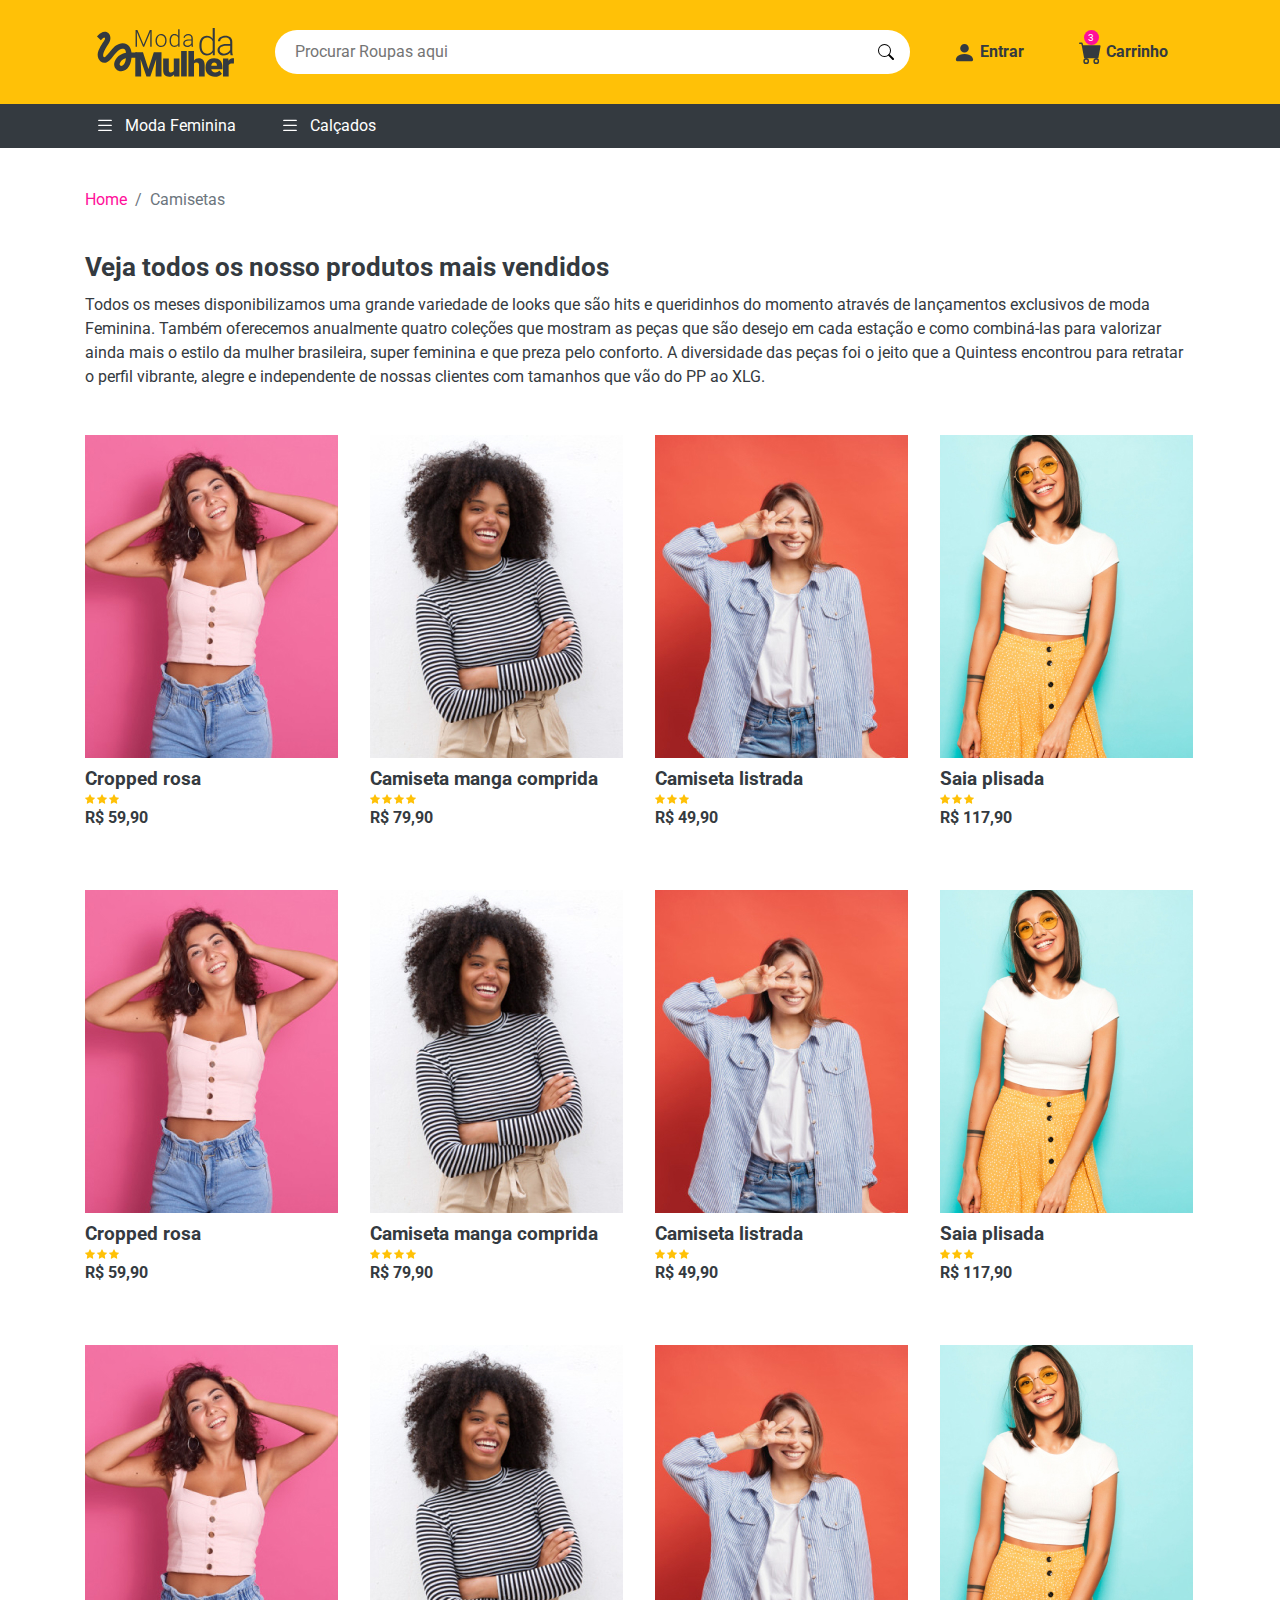
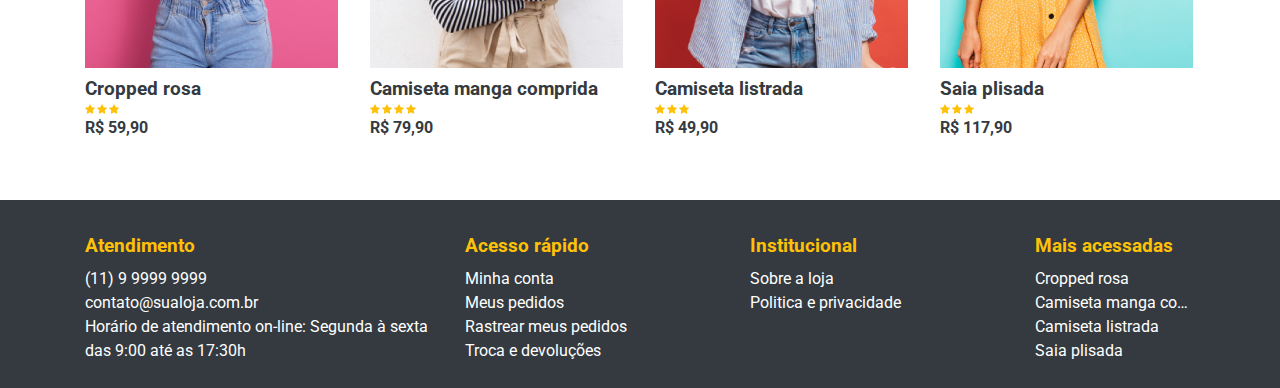
<file: camisetas.html>
<!DOCTYPE html>
<html lang="pt-br">

<head>
  <meta charset="UTF-8">
  <meta name="viewport" content="width=device-width, initial-scale=1.0">

  <title>Loja Virtual - Camisetas</title>

  <!--Favicons-->
  <link rel="apple-touch-icon" sizes="57x57" href="./assets/images/favicons/apple-icon-57x57.png">
  <link rel="apple-touch-icon" sizes="60x60" href="./assets/images/favicons/apple-icon-60x60.png">
  <link rel="apple-touch-icon" sizes="72x72" href="./assets/images/favicons/apple-icon-72x72.png">
  <link rel="apple-touch-icon" sizes="76x76" href="./assets/images/favicons/apple-icon-76x76.png">
  <link rel="apple-touch-icon" sizes="114x114" href="./assets/images/favicons/apple-icon-114x114.png">
  <link rel="apple-touch-icon" sizes="120x120" href="./assets/images/favicons/apple-icon-120x120.png">
  <link rel="apple-touch-icon" sizes="144x144" href="./assets/images/favicons/apple-icon-144x144.png">
  <link rel="apple-touch-icon" sizes="152x152" href="./assets/images/favicons/apple-icon-152x152.png">
  <link rel="apple-touch-icon" sizes="180x180" href="./assets/images/favicons/apple-icon-180x180.png">
  <link rel="icon" type="image/png" sizes="192x192" href="./assets/images/favicons/android-icon-192x192.png">
  <link rel="icon" type="image/png" sizes="32x32" href="./assets/images/favicons/favicon-32x32.png">
  <link rel="icon" type="image/png" sizes="96x96" href="./assets/images/favicons/favicon-96x96.png">
  <link rel="icon" type="image/png" sizes="16x16" href="./assets/images/favicons/favicon-16x16.png">
  <link rel="manifest" href="./assets/images/favicons/manifest.json">
  <meta name="msapplication-TileColor" content="#FFC107">
  <meta name="msapplication-TileImage" content="./assets/images/favicons/ms-icon-144x144.png">
  <meta name="theme-color" content="#FFC107">
  <!--End Favicons-->

  <!--CSS-->
  <link rel="stylesheet" href="./assets/css/style.css">
  <!--End CSS-->
</head>

<body>

  <!--Header-->
  <header class="container-fluid">
    <!--Container-->
    <section class="container">
      <!--Row-->
      <article class="row d-flex align-items-center">

        <!--Logo-->
        <a href="./" class="col-md-2 d-flex justify-content-center">
          <img src="/assets/img/logo.svg" class="img-fluid" alt="Logo da empresa - Moda da Mulher">
        </a>

        <!--Buscador-->
        <form action="#" class="col-md-7 d-flex align-items-center">
          <input type="text" name="name" placeholder="Procurar Roupas aqui">

          <button class="d-flex align-items-center">
            <svg width="1em" height="1em" viewBox="0 0 16 16" class="bi bi-search" fill="currentColor"
              xmlns="http://www.w3.org/2000/svg">
              <path fill-rule="evenodd"
                d="M10.442 10.442a1 1 0 0 1 1.415 0l3.85 3.85a1 1 0 0 1-1.414 1.415l-3.85-3.85a1 1 0 0 1 0-1.415z" />
              <path fill-rule="evenodd"
                d="M6.5 12a5.5 5.5 0 1 0 0-11 5.5 5.5 0 0 0 0 11zM13 6.5a6.5 6.5 0 1 1-13 0 6.5 6.5 0 0 1 13 0z" />
            </svg>
          </button>
        </form>

        <!--Administrativo do Cliente-->
        <ul class="col-md-3 nav d-flex align-items-center justify-content-around">
          <li class="nav-item">
            <a href="#">
              <svg width="1em" height="1em" viewBox="0 0 16 16" class="bi bi-person-fill" fill="currentColor"
                xmlns="http://www.w3.org/2000/svg">
                <path fill-rule="evenodd"
                  d="M3 14s-1 0-1-1 1-4 6-4 6 3 6 4-1 1-1 1H3zm5-6a3 3 0 1 0 0-6 3 3 0 0 0 0 6z" />
              </svg>

              Entrar
            </a>
          </li>

          <li class="nav-item">
            <span class="notificacao d-flex align-items-center justify-content-center">3</span>
            <a href="#">
              <svg width="1em" height="1em" viewBox="0 0 16 16" class="bi bi-cart-fill" fill="currentColor"
                xmlns="http://www.w3.org/2000/svg">
                <path fill-rule="evenodd"
                  d="M0 1.5A.5.5 0 0 1 .5 1H2a.5.5 0 0 1 .485.379L2.89 3H14.5a.5.5 0 0 1 .491.592l-1.5 8A.5.5 0 0 1 13 12H4a.5.5 0 0 1-.491-.408L2.01 3.607 1.61 2H.5a.5.5 0 0 1-.5-.5zM5 12a2 2 0 1 0 0 4 2 2 0 0 0 0-4zm7 0a2 2 0 1 0 0 4 2 2 0 0 0 0-4zm-7 1a1 1 0 1 0 0 2 1 1 0 0 0 0-2zm7 0a1 1 0 1 0 0 2 1 1 0 0 0 0-2z" />
              </svg>
              Carrinho
            </a>
          </li>
        </ul>
        <!--End Administrativo do Cliente-->

      </article>
      <!--Row-->
    </section>
    <!--End Container-->
  </header>
  <!--End Header-->

  <!--Menu do Site-->
  <nav class="container-fluid nav-produtos">
    <!--Container-->
    <section class="container">
      <!--Menu-->
      <ul class="nav">
        <!--Lista de Itens-->
        <li class="col-xl-2 col-lg-3 col-md-12 nav-item d-flex align-items-center">
          <svg width="1em" height="1em" viewBox="0 0 16 16" class="bi bi-list" fill="currentColor"
            xmlns="http://www.w3.org/2000/svg">
            <path fill-rule="evenodd"
              d="M2.5 11.5A.5.5 0 0 1 3 11h10a.5.5 0 0 1 0 1H3a.5.5 0 0 1-.5-.5zm0-4A.5.5 0 0 1 3 7h10a.5.5 0 0 1 0 1H3a.5.5 0 0 1-.5-.5zm0-4A.5.5 0 0 1 3 3h10a.5.5 0 0 1 0 1H3a.5.5 0 0 1-.5-.5z" />
          </svg>
          Moda Feminina

          <!--Submenu-->
          <ul class="nav flex-column">
            <li class="nav-item">
              <a href="#">
                Lançamentos
              </a>
            </li>

            <li class="nav-item">
              <a href="#">
                Plus Size
              </a>
            </li>

            <li class="nav-item">
              <a href="#">
                Moda Praia
              </a>
            </li>

            <li class="nav-item">
              <a href="#">
                Acessórios
              </a>
            </li>

            <li class="nav-item">
              <a href="#">
                Promoção
              </a>
            </li>
          </ul>
          <!--End Submenu-->
        </li>

        <!--Lista de Itens-->
        <li class="col-xl-2 col-lg-3 col-md-12 nav-item d-flex align-items-center">
          <svg width="1em" height="1em" viewBox="0 0 16 16" class="bi bi-list" fill="currentColor"
            xmlns="http://www.w3.org/2000/svg">
            <path fill-rule="evenodd"
              d="M2.5 11.5A.5.5 0 0 1 3 11h10a.5.5 0 0 1 0 1H3a.5.5 0 0 1-.5-.5zm0-4A.5.5 0 0 1 3 7h10a.5.5 0 0 1 0 1H3a.5.5 0 0 1-.5-.5zm0-4A.5.5 0 0 1 3 3h10a.5.5 0 0 1 0 1H3a.5.5 0 0 1-.5-.5z" />
          </svg>
          Calçados
        </li>
      </ul>
      <!--Menu-->
    </section>
    <!--End Container-->
  </nav>
  <!--End Menu do Site-->

  <!--Main-->
  <main>


    <!--Container Produtos-->
    <section class="container produtos">

      <nav aria-label="breadcrumb">
        <ol class="breadcrumb">
          <li class="breadcrumb-item"><a href="./">Home</a></li>
          <li class="breadcrumb-item active" aria-current="page">Camisetas</li>
        </ol>
      </nav>

      <!--Title-->
      <h1>Veja todos os nosso produtos mais vendidos</h1>
      <p>
        Todos os meses disponibilizamos uma grande variedade de looks que são hits e queridinhos do momento através de
        lançamentos exclusivos de moda Feminina. Também oferecemos anualmente quatro coleções que mostram as peças que
        são desejo em cada estação e como combiná-las para valorizar ainda mais o estilo da mulher brasileira, super
        feminina e que preza pelo conforto. A diversidade das peças foi o jeito que a Quintess encontrou para retratar o
        perfil vibrante, alegre e independente de nossas clientes com tamanhos que vão do PP ao XLG.
      </p>
      <!--Listagem dos Produtos-->
      <article class="row">

        <!--Produtos-->
        <a href="#" class="produtos-container col-md-3">
          <!--Imagem do Produto-->
          <img src="./assets/img/cropped-rosa.jpg" class="img-fluid" alt="Cropped rosa">

          <!--Itens do Produto-->
          <article class="produtos-itens">
            <!--Title Produto-->
            <h2>Cropped rosa</h2>

            <!--Stars-->
            <div class="produtos-stars">
              <svg width="1em" height="1em" viewBox="0 0 16 16" class="bi bi-star-fill" fill="currentColor"
                xmlns="http://www.w3.org/2000/svg">
                <path
                  d="M3.612 15.443c-.386.198-.824-.149-.746-.592l.83-4.73L.173 6.765c-.329-.314-.158-.888.283-.95l4.898-.696L7.538.792c.197-.39.73-.39.927 0l2.184 4.327 4.898.696c.441.062.612.636.283.95l-3.523 3.356.83 4.73c.078.443-.36.79-.746.592L8 13.187l-4.389 2.256z" />
              </svg>

              <svg width="1em" height="1em" viewBox="0 0 16 16" class="bi bi-star-fill" fill="currentColor"
                xmlns="http://www.w3.org/2000/svg">
                <path
                  d="M3.612 15.443c-.386.198-.824-.149-.746-.592l.83-4.73L.173 6.765c-.329-.314-.158-.888.283-.95l4.898-.696L7.538.792c.197-.39.73-.39.927 0l2.184 4.327 4.898.696c.441.062.612.636.283.95l-3.523 3.356.83 4.73c.078.443-.36.79-.746.592L8 13.187l-4.389 2.256z" />
              </svg>

              <svg width="1em" height="1em" viewBox="0 0 16 16" class="bi bi-star-fill" fill="currentColor"
                xmlns="http://www.w3.org/2000/svg">
                <path
                  d="M3.612 15.443c-.386.198-.824-.149-.746-.592l.83-4.73L.173 6.765c-.329-.314-.158-.888.283-.95l4.898-.696L7.538.792c.197-.39.73-.39.927 0l2.184 4.327 4.898.696c.441.062.612.636.283.95l-3.523 3.356.83 4.73c.078.443-.36.79-.746.592L8 13.187l-4.389 2.256z" />
              </svg>
            </div>

            <!--Preço-->
            <strong class="produtos-preco">
              R$ 59,90
            </strong>
          </article>
          <!--End Itens do Produto-->
        </a>
        <!--End Produtos-->

        <!--Produtos-->
        <a href="./produto-camiseta-manga-comprida.html" class="produtos-container col-md-3">
          <!--Imagem do Produto-->
          <img src="./assets/img/camiseta-manga-comprida.jpg" class="img-fluid" alt="Camiseta manga comprida">

          <!--Itens do Produto-->
          <article class="produtos-itens">
            <!--Title Produto-->
            <h2>Camiseta manga comprida</h2>

            <!--Stars-->
            <div class="produtos-stars">
              <svg width="1em" height="1em" viewBox="0 0 16 16" class="bi bi-star-fill" fill="currentColor"
                xmlns="http://www.w3.org/2000/svg">
                <path
                  d="M3.612 15.443c-.386.198-.824-.149-.746-.592l.83-4.73L.173 6.765c-.329-.314-.158-.888.283-.95l4.898-.696L7.538.792c.197-.39.73-.39.927 0l2.184 4.327 4.898.696c.441.062.612.636.283.95l-3.523 3.356.83 4.73c.078.443-.36.79-.746.592L8 13.187l-4.389 2.256z" />
              </svg>

              <svg width="1em" height="1em" viewBox="0 0 16 16" class="bi bi-star-fill" fill="currentColor"
                xmlns="http://www.w3.org/2000/svg">
                <path
                  d="M3.612 15.443c-.386.198-.824-.149-.746-.592l.83-4.73L.173 6.765c-.329-.314-.158-.888.283-.95l4.898-.696L7.538.792c.197-.39.73-.39.927 0l2.184 4.327 4.898.696c.441.062.612.636.283.95l-3.523 3.356.83 4.73c.078.443-.36.79-.746.592L8 13.187l-4.389 2.256z" />
              </svg>

              <svg width="1em" height="1em" viewBox="0 0 16 16" class="bi bi-star-fill" fill="currentColor"
                xmlns="http://www.w3.org/2000/svg">
                <path
                  d="M3.612 15.443c-.386.198-.824-.149-.746-.592l.83-4.73L.173 6.765c-.329-.314-.158-.888.283-.95l4.898-.696L7.538.792c.197-.39.73-.39.927 0l2.184 4.327 4.898.696c.441.062.612.636.283.95l-3.523 3.356.83 4.73c.078.443-.36.79-.746.592L8 13.187l-4.389 2.256z" />
              </svg>

              <svg width="1em" height="1em" viewBox="0 0 16 16" class="bi bi-star-fill" fill="currentColor"
                xmlns="http://www.w3.org/2000/svg">
                <path
                  d="M3.612 15.443c-.386.198-.824-.149-.746-.592l.83-4.73L.173 6.765c-.329-.314-.158-.888.283-.95l4.898-.696L7.538.792c.197-.39.73-.39.927 0l2.184 4.327 4.898.696c.441.062.612.636.283.95l-3.523 3.356.83 4.73c.078.443-.36.79-.746.592L8 13.187l-4.389 2.256z" />
              </svg>
            </div>

            <!--Preço-->
            <strong class="produtos-preco">
              R$ 79,90
            </strong>
          </article>
          <!--End Itens do Produto-->
        </a>
        <!--End Produtos-->

        <!--Produtos-->
        <a href="#" class="produtos-container col-md-3">
          <!--Imagem do Produto-->
          <img src="./assets/img/camiseta-listrada.jpg" class="img-fluid" alt="Camiseta listrada">

          <!--Itens do Produto-->
          <article class="produtos-itens">
            <!--Title Produto-->
            <h2>Camiseta listrada</h2>

            <!--Stars-->
            <div class="produtos-stars">
              <svg width="1em" height="1em" viewBox="0 0 16 16" class="bi bi-star-fill" fill="currentColor"
                xmlns="http://www.w3.org/2000/svg">
                <path
                  d="M3.612 15.443c-.386.198-.824-.149-.746-.592l.83-4.73L.173 6.765c-.329-.314-.158-.888.283-.95l4.898-.696L7.538.792c.197-.39.73-.39.927 0l2.184 4.327 4.898.696c.441.062.612.636.283.95l-3.523 3.356.83 4.73c.078.443-.36.79-.746.592L8 13.187l-4.389 2.256z" />
              </svg>

              <svg width="1em" height="1em" viewBox="0 0 16 16" class="bi bi-star-fill" fill="currentColor"
                xmlns="http://www.w3.org/2000/svg">
                <path
                  d="M3.612 15.443c-.386.198-.824-.149-.746-.592l.83-4.73L.173 6.765c-.329-.314-.158-.888.283-.95l4.898-.696L7.538.792c.197-.39.73-.39.927 0l2.184 4.327 4.898.696c.441.062.612.636.283.95l-3.523 3.356.83 4.73c.078.443-.36.79-.746.592L8 13.187l-4.389 2.256z" />
              </svg>

              <svg width="1em" height="1em" viewBox="0 0 16 16" class="bi bi-star-fill" fill="currentColor"
                xmlns="http://www.w3.org/2000/svg">
                <path
                  d="M3.612 15.443c-.386.198-.824-.149-.746-.592l.83-4.73L.173 6.765c-.329-.314-.158-.888.283-.95l4.898-.696L7.538.792c.197-.39.73-.39.927 0l2.184 4.327 4.898.696c.441.062.612.636.283.95l-3.523 3.356.83 4.73c.078.443-.36.79-.746.592L8 13.187l-4.389 2.256z" />
              </svg>
            </div>

            <!--Preço-->
            <strong class="produtos-preco">
              R$ 49,90
            </strong>
          </article>
          <!--End Itens do Produto-->
        </a>
        <!--End Produtos-->

        <!--Produtos-->
        <a href="#" class="produtos-container col-md-3">
          <!--Imagem do Produto-->
          <img src="./assets/img/saia-plisada.jpg" class="img-fluid" alt="Saia plisada">

          <!--Itens do Produto-->
          <article class="produtos-itens">
            <!--Title Produto-->
            <h2>Saia plisada</h2>

            <!--Stars-->
            <div class="produtos-stars">
              <svg width="1em" height="1em" viewBox="0 0 16 16" class="bi bi-star-fill" fill="currentColor"
                xmlns="http://www.w3.org/2000/svg">
                <path
                  d="M3.612 15.443c-.386.198-.824-.149-.746-.592l.83-4.73L.173 6.765c-.329-.314-.158-.888.283-.95l4.898-.696L7.538.792c.197-.39.73-.39.927 0l2.184 4.327 4.898.696c.441.062.612.636.283.95l-3.523 3.356.83 4.73c.078.443-.36.79-.746.592L8 13.187l-4.389 2.256z" />
              </svg>

              <svg width="1em" height="1em" viewBox="0 0 16 16" class="bi bi-star-fill" fill="currentColor"
                xmlns="http://www.w3.org/2000/svg">
                <path
                  d="M3.612 15.443c-.386.198-.824-.149-.746-.592l.83-4.73L.173 6.765c-.329-.314-.158-.888.283-.95l4.898-.696L7.538.792c.197-.39.73-.39.927 0l2.184 4.327 4.898.696c.441.062.612.636.283.95l-3.523 3.356.83 4.73c.078.443-.36.79-.746.592L8 13.187l-4.389 2.256z" />
              </svg>

              <svg width="1em" height="1em" viewBox="0 0 16 16" class="bi bi-star-fill" fill="currentColor"
                xmlns="http://www.w3.org/2000/svg">
                <path
                  d="M3.612 15.443c-.386.198-.824-.149-.746-.592l.83-4.73L.173 6.765c-.329-.314-.158-.888.283-.95l4.898-.696L7.538.792c.197-.39.73-.39.927 0l2.184 4.327 4.898.696c.441.062.612.636.283.95l-3.523 3.356.83 4.73c.078.443-.36.79-.746.592L8 13.187l-4.389 2.256z" />
              </svg>
            </div>

            <!--Preço-->
            <strong class="produtos-preco">
              R$ 117,90
            </strong>
          </article>
          <!--End Itens do Produto-->
        </a>
        <!--End Produtos-->

        <!--Produtos-->
        <a href="#" class="produtos-container col-md-3">
          <!--Imagem do Produto-->
          <img src="./assets/img/cropped-rosa.jpg" class="img-fluid" alt="Cropped rosa">

          <!--Itens do Produto-->
          <article class="produtos-itens">
            <!--Title do Produto-->
            <h2>Cropped rosa</h2>

            <!--Stars-->
            <div class="produtos-stars">
              <svg width="1em" height="1em" viewBox="0 0 16 16" class="bi bi-star-fill" fill="currentColor"
                xmlns="http://www.w3.org/2000/svg">
                <path
                  d="M3.612 15.443c-.386.198-.824-.149-.746-.592l.83-4.73L.173 6.765c-.329-.314-.158-.888.283-.95l4.898-.696L7.538.792c.197-.39.73-.39.927 0l2.184 4.327 4.898.696c.441.062.612.636.283.95l-3.523 3.356.83 4.73c.078.443-.36.79-.746.592L8 13.187l-4.389 2.256z" />
              </svg>

              <svg width="1em" height="1em" viewBox="0 0 16 16" class="bi bi-star-fill" fill="currentColor"
                xmlns="http://www.w3.org/2000/svg">
                <path
                  d="M3.612 15.443c-.386.198-.824-.149-.746-.592l.83-4.73L.173 6.765c-.329-.314-.158-.888.283-.95l4.898-.696L7.538.792c.197-.39.73-.39.927 0l2.184 4.327 4.898.696c.441.062.612.636.283.95l-3.523 3.356.83 4.73c.078.443-.36.79-.746.592L8 13.187l-4.389 2.256z" />
              </svg>

              <svg width="1em" height="1em" viewBox="0 0 16 16" class="bi bi-star-fill" fill="currentColor"
                xmlns="http://www.w3.org/2000/svg">
                <path
                  d="M3.612 15.443c-.386.198-.824-.149-.746-.592l.83-4.73L.173 6.765c-.329-.314-.158-.888.283-.95l4.898-.696L7.538.792c.197-.39.73-.39.927 0l2.184 4.327 4.898.696c.441.062.612.636.283.95l-3.523 3.356.83 4.73c.078.443-.36.79-.746.592L8 13.187l-4.389 2.256z" />
              </svg>
            </div>

            <!--Preço-->
            <strong class="produtos-preco">
              R$ 59,90
            </strong>
          </article>
          <!--End Itens do Produto-->
        </a>
        <!--End Produtos-->

        <!--Produtos-->
        <a href="#" class="produtos-container col-md-3">
          <!--Imagem do Produto-->
          <img src="./assets/img/camiseta-manga-comprida.jpg" class="img-fluid" alt="Camiseta manga comprida">

          <!--Itens do Produto-->
          <article class="produtos-itens">
            <!--Title Produto-->
            <h2>Camiseta manga comprida</h2>

            <!--Stars-->
            <div class="produtos-stars">
              <svg width="1em" height="1em" viewBox="0 0 16 16" class="bi bi-star-fill" fill="currentColor"
                xmlns="http://www.w3.org/2000/svg">
                <path
                  d="M3.612 15.443c-.386.198-.824-.149-.746-.592l.83-4.73L.173 6.765c-.329-.314-.158-.888.283-.95l4.898-.696L7.538.792c.197-.39.73-.39.927 0l2.184 4.327 4.898.696c.441.062.612.636.283.95l-3.523 3.356.83 4.73c.078.443-.36.79-.746.592L8 13.187l-4.389 2.256z" />
              </svg>

              <svg width="1em" height="1em" viewBox="0 0 16 16" class="bi bi-star-fill" fill="currentColor"
                xmlns="http://www.w3.org/2000/svg">
                <path
                  d="M3.612 15.443c-.386.198-.824-.149-.746-.592l.83-4.73L.173 6.765c-.329-.314-.158-.888.283-.95l4.898-.696L7.538.792c.197-.39.73-.39.927 0l2.184 4.327 4.898.696c.441.062.612.636.283.95l-3.523 3.356.83 4.73c.078.443-.36.79-.746.592L8 13.187l-4.389 2.256z" />
              </svg>

              <svg width="1em" height="1em" viewBox="0 0 16 16" class="bi bi-star-fill" fill="currentColor"
                xmlns="http://www.w3.org/2000/svg">
                <path
                  d="M3.612 15.443c-.386.198-.824-.149-.746-.592l.83-4.73L.173 6.765c-.329-.314-.158-.888.283-.95l4.898-.696L7.538.792c.197-.39.73-.39.927 0l2.184 4.327 4.898.696c.441.062.612.636.283.95l-3.523 3.356.83 4.73c.078.443-.36.79-.746.592L8 13.187l-4.389 2.256z" />
              </svg>

              <svg width="1em" height="1em" viewBox="0 0 16 16" class="bi bi-star-fill" fill="currentColor"
                xmlns="http://www.w3.org/2000/svg">
                <path
                  d="M3.612 15.443c-.386.198-.824-.149-.746-.592l.83-4.73L.173 6.765c-.329-.314-.158-.888.283-.95l4.898-.696L7.538.792c.197-.39.73-.39.927 0l2.184 4.327 4.898.696c.441.062.612.636.283.95l-3.523 3.356.83 4.73c.078.443-.36.79-.746.592L8 13.187l-4.389 2.256z" />
              </svg>
            </div>

            <!--Preço-->
            <strong class="produtos-preco">
              R$ 79,90
            </strong>
          </article>
          <!--End Itens do Produto-->
        </a>
        <!--End Produtos-->

        <!--Produtos-->
        <a href="#" class="produtos-container col-md-3">
          <!--Imagem do Produto-->
          <img src="./assets/img/camiseta-listrada.jpg" class="img-fluid" alt="Camiseta listrada">

          <!--Itens do Produto-->
          <article class="produtos-itens">
            <!--Title Produto-->
            <h2>Camiseta listrada</h2>

            <!--Stars-->
            <div class="produtos-stars">
              <svg width="1em" height="1em" viewBox="0 0 16 16" class="bi bi-star-fill" fill="currentColor"
                xmlns="http://www.w3.org/2000/svg">
                <path
                  d="M3.612 15.443c-.386.198-.824-.149-.746-.592l.83-4.73L.173 6.765c-.329-.314-.158-.888.283-.95l4.898-.696L7.538.792c.197-.39.73-.39.927 0l2.184 4.327 4.898.696c.441.062.612.636.283.95l-3.523 3.356.83 4.73c.078.443-.36.79-.746.592L8 13.187l-4.389 2.256z" />
              </svg>

              <svg width="1em" height="1em" viewBox="0 0 16 16" class="bi bi-star-fill" fill="currentColor"
                xmlns="http://www.w3.org/2000/svg">
                <path
                  d="M3.612 15.443c-.386.198-.824-.149-.746-.592l.83-4.73L.173 6.765c-.329-.314-.158-.888.283-.95l4.898-.696L7.538.792c.197-.39.73-.39.927 0l2.184 4.327 4.898.696c.441.062.612.636.283.95l-3.523 3.356.83 4.73c.078.443-.36.79-.746.592L8 13.187l-4.389 2.256z" />
              </svg>

              <svg width="1em" height="1em" viewBox="0 0 16 16" class="bi bi-star-fill" fill="currentColor"
                xmlns="http://www.w3.org/2000/svg">
                <path
                  d="M3.612 15.443c-.386.198-.824-.149-.746-.592l.83-4.73L.173 6.765c-.329-.314-.158-.888.283-.95l4.898-.696L7.538.792c.197-.39.73-.39.927 0l2.184 4.327 4.898.696c.441.062.612.636.283.95l-3.523 3.356.83 4.73c.078.443-.36.79-.746.592L8 13.187l-4.389 2.256z" />
              </svg>
            </div>

            <!--Preço-->
            <strong class="produtos-preco">
              R$ 49,90
            </strong>
          </article>
          <!--End Itens do Produto-->
        </a>
        <!--End Produtos-->

        <!--Produtos-->
        <a href="#" class="produtos-container col-md-3">
          <!--Imagem do Produto-->
          <img src="./assets/img/saia-plisada.jpg" class="img-fluid" alt="Saia plisada">

          <!--Itens do Produto-->
          <article class="produtos-itens">
            <!--Title Produto-->
            <h2>Saia plisada</h2>

            <!--Stars-->
            <div class="produtos-stars">
              <svg width="1em" height="1em" viewBox="0 0 16 16" class="bi bi-star-fill" fill="currentColor"
                xmlns="http://www.w3.org/2000/svg">
                <path
                  d="M3.612 15.443c-.386.198-.824-.149-.746-.592l.83-4.73L.173 6.765c-.329-.314-.158-.888.283-.95l4.898-.696L7.538.792c.197-.39.73-.39.927 0l2.184 4.327 4.898.696c.441.062.612.636.283.95l-3.523 3.356.83 4.73c.078.443-.36.79-.746.592L8 13.187l-4.389 2.256z" />
              </svg>

              <svg width="1em" height="1em" viewBox="0 0 16 16" class="bi bi-star-fill" fill="currentColor"
                xmlns="http://www.w3.org/2000/svg">
                <path
                  d="M3.612 15.443c-.386.198-.824-.149-.746-.592l.83-4.73L.173 6.765c-.329-.314-.158-.888.283-.95l4.898-.696L7.538.792c.197-.39.73-.39.927 0l2.184 4.327 4.898.696c.441.062.612.636.283.95l-3.523 3.356.83 4.73c.078.443-.36.79-.746.592L8 13.187l-4.389 2.256z" />
              </svg>

              <svg width="1em" height="1em" viewBox="0 0 16 16" class="bi bi-star-fill" fill="currentColor"
                xmlns="http://www.w3.org/2000/svg">
                <path
                  d="M3.612 15.443c-.386.198-.824-.149-.746-.592l.83-4.73L.173 6.765c-.329-.314-.158-.888.283-.95l4.898-.696L7.538.792c.197-.39.73-.39.927 0l2.184 4.327 4.898.696c.441.062.612.636.283.95l-3.523 3.356.83 4.73c.078.443-.36.79-.746.592L8 13.187l-4.389 2.256z" />
              </svg>
            </div>

            <!--Preço-->
            <strong class="produtos-preco">
              R$ 117,90
            </strong>
          </article>
          <!--End Itens do Produto-->
        </a>
        <!--End Produtos-->

        <!--Produtos-->
        <a href="#" class="produtos-container col-md-3">
          <!--Imagem do Produto-->
          <img src="./assets/img/cropped-rosa.jpg" class="img-fluid" alt="Cropped rosa">

          <!--Itens do Produto-->
          <article class="produtos-itens">
            <!--Title Produto-->
            <h2>Cropped rosa</h2>

            <!--Stars-->
            <div class="produtos-stars">
              <svg width="1em" height="1em" viewBox="0 0 16 16" class="bi bi-star-fill" fill="currentColor"
                xmlns="http://www.w3.org/2000/svg">
                <path
                  d="M3.612 15.443c-.386.198-.824-.149-.746-.592l.83-4.73L.173 6.765c-.329-.314-.158-.888.283-.95l4.898-.696L7.538.792c.197-.39.73-.39.927 0l2.184 4.327 4.898.696c.441.062.612.636.283.95l-3.523 3.356.83 4.73c.078.443-.36.79-.746.592L8 13.187l-4.389 2.256z" />
              </svg>

              <svg width="1em" height="1em" viewBox="0 0 16 16" class="bi bi-star-fill" fill="currentColor"
                xmlns="http://www.w3.org/2000/svg">
                <path
                  d="M3.612 15.443c-.386.198-.824-.149-.746-.592l.83-4.73L.173 6.765c-.329-.314-.158-.888.283-.95l4.898-.696L7.538.792c.197-.39.73-.39.927 0l2.184 4.327 4.898.696c.441.062.612.636.283.95l-3.523 3.356.83 4.73c.078.443-.36.79-.746.592L8 13.187l-4.389 2.256z" />
              </svg>

              <svg width="1em" height="1em" viewBox="0 0 16 16" class="bi bi-star-fill" fill="currentColor"
                xmlns="http://www.w3.org/2000/svg">
                <path
                  d="M3.612 15.443c-.386.198-.824-.149-.746-.592l.83-4.73L.173 6.765c-.329-.314-.158-.888.283-.95l4.898-.696L7.538.792c.197-.39.73-.39.927 0l2.184 4.327 4.898.696c.441.062.612.636.283.95l-3.523 3.356.83 4.73c.078.443-.36.79-.746.592L8 13.187l-4.389 2.256z" />
              </svg>
            </div>

            <!--Preço-->
            <strong class="produtos-preco">
              R$ 59,90
            </strong>
          </article>
          <!--End Itens do Produto-->
        </a>
        <!--End Produtos-->

        <!--Produtos-->
        <a href="#" class="produtos-container col-md-3">
          <!--Imagem do Produto-->
          <img src="./assets/img/camiseta-manga-comprida.jpg" class="img-fluid" alt="Camiseta manga comprida">

          <!--Itens do Produto-->
          <article class="produtos-itens">
            <!--Title Produto-->
            <h2>Camiseta manga comprida</h2>

            <!--Stars-->
            <div class="produtos-stars">
              <svg width="1em" height="1em" viewBox="0 0 16 16" class="bi bi-star-fill" fill="currentColor"
                xmlns="http://www.w3.org/2000/svg">
                <path
                  d="M3.612 15.443c-.386.198-.824-.149-.746-.592l.83-4.73L.173 6.765c-.329-.314-.158-.888.283-.95l4.898-.696L7.538.792c.197-.39.73-.39.927 0l2.184 4.327 4.898.696c.441.062.612.636.283.95l-3.523 3.356.83 4.73c.078.443-.36.79-.746.592L8 13.187l-4.389 2.256z" />
              </svg>

              <svg width="1em" height="1em" viewBox="0 0 16 16" class="bi bi-star-fill" fill="currentColor"
                xmlns="http://www.w3.org/2000/svg">
                <path
                  d="M3.612 15.443c-.386.198-.824-.149-.746-.592l.83-4.73L.173 6.765c-.329-.314-.158-.888.283-.95l4.898-.696L7.538.792c.197-.39.73-.39.927 0l2.184 4.327 4.898.696c.441.062.612.636.283.95l-3.523 3.356.83 4.73c.078.443-.36.79-.746.592L8 13.187l-4.389 2.256z" />
              </svg>

              <svg width="1em" height="1em" viewBox="0 0 16 16" class="bi bi-star-fill" fill="currentColor"
                xmlns="http://www.w3.org/2000/svg">
                <path
                  d="M3.612 15.443c-.386.198-.824-.149-.746-.592l.83-4.73L.173 6.765c-.329-.314-.158-.888.283-.95l4.898-.696L7.538.792c.197-.39.73-.39.927 0l2.184 4.327 4.898.696c.441.062.612.636.283.95l-3.523 3.356.83 4.73c.078.443-.36.79-.746.592L8 13.187l-4.389 2.256z" />
              </svg>

              <svg width="1em" height="1em" viewBox="0 0 16 16" class="bi bi-star-fill" fill="currentColor"
                xmlns="http://www.w3.org/2000/svg">
                <path
                  d="M3.612 15.443c-.386.198-.824-.149-.746-.592l.83-4.73L.173 6.765c-.329-.314-.158-.888.283-.95l4.898-.696L7.538.792c.197-.39.73-.39.927 0l2.184 4.327 4.898.696c.441.062.612.636.283.95l-3.523 3.356.83 4.73c.078.443-.36.79-.746.592L8 13.187l-4.389 2.256z" />
              </svg>
            </div>

            <!--Preço-->
            <strong class="produtos-preco">
              R$ 79,90
            </strong>
          </article>
          <!--End Itens do Produto-->
        </a>
        <!--End Produtos-->

        <!--Produtos-->
        <a href="#" class="produtos-container col-md-3">
          <!--Imagem do Produto-->
          <img src="/assets/img/camiseta-listrada.jpg" class="img-fluid" alt="Camiseta listrada">

          <!--Itens do Produto-->
          <article class="produtos-itens">
            <!--Title Produto-->
            <h2>Camiseta listrada</h2>

            <!--Stars-->
            <div class="produtos-stars">
              <svg width="1em" height="1em" viewBox="0 0 16 16" class="bi bi-star-fill" fill="currentColor"
                xmlns="http://www.w3.org/2000/svg">
                <path
                  d="M3.612 15.443c-.386.198-.824-.149-.746-.592l.83-4.73L.173 6.765c-.329-.314-.158-.888.283-.95l4.898-.696L7.538.792c.197-.39.73-.39.927 0l2.184 4.327 4.898.696c.441.062.612.636.283.95l-3.523 3.356.83 4.73c.078.443-.36.79-.746.592L8 13.187l-4.389 2.256z" />
              </svg>

              <svg width="1em" height="1em" viewBox="0 0 16 16" class="bi bi-star-fill" fill="currentColor"
                xmlns="http://www.w3.org/2000/svg">
                <path
                  d="M3.612 15.443c-.386.198-.824-.149-.746-.592l.83-4.73L.173 6.765c-.329-.314-.158-.888.283-.95l4.898-.696L7.538.792c.197-.39.73-.39.927 0l2.184 4.327 4.898.696c.441.062.612.636.283.95l-3.523 3.356.83 4.73c.078.443-.36.79-.746.592L8 13.187l-4.389 2.256z" />
              </svg>

              <svg width="1em" height="1em" viewBox="0 0 16 16" class="bi bi-star-fill" fill="currentColor"
                xmlns="http://www.w3.org/2000/svg">
                <path
                  d="M3.612 15.443c-.386.198-.824-.149-.746-.592l.83-4.73L.173 6.765c-.329-.314-.158-.888.283-.95l4.898-.696L7.538.792c.197-.39.73-.39.927 0l2.184 4.327 4.898.696c.441.062.612.636.283.95l-3.523 3.356.83 4.73c.078.443-.36.79-.746.592L8 13.187l-4.389 2.256z" />
              </svg>
            </div>

            <!--Preço-->
            <strong class="produtos-preco">
              R$ 49,90
            </strong>
          </article>
          <!--End Itens do Produto-->
        </a>
        <!--End Produtos-->

        <!--Produtos-->
        <a href="#" class="produtos-container col-md-3">
          <!--Imagem do Produto-->
          <img src="./assets/img/saia-plisada.jpg" class="img-fluid" alt="Saia plisada">

          <!--Itens do Produto-->
          <article class="produtos-itens">
            <!--Title Produto-->
            <h2>Saia plisada</h2>

            <!--Stars-->
            <div class="produtos-stars">
              <svg width="1em" height="1em" viewBox="0 0 16 16" class="bi bi-star-fill" fill="currentColor"
                xmlns="http://www.w3.org/2000/svg">
                <path
                  d="M3.612 15.443c-.386.198-.824-.149-.746-.592l.83-4.73L.173 6.765c-.329-.314-.158-.888.283-.95l4.898-.696L7.538.792c.197-.39.73-.39.927 0l2.184 4.327 4.898.696c.441.062.612.636.283.95l-3.523 3.356.83 4.73c.078.443-.36.79-.746.592L8 13.187l-4.389 2.256z" />
              </svg>

              <svg width="1em" height="1em" viewBox="0 0 16 16" class="bi bi-star-fill" fill="currentColor"
                xmlns="http://www.w3.org/2000/svg">
                <path
                  d="M3.612 15.443c-.386.198-.824-.149-.746-.592l.83-4.73L.173 6.765c-.329-.314-.158-.888.283-.95l4.898-.696L7.538.792c.197-.39.73-.39.927 0l2.184 4.327 4.898.696c.441.062.612.636.283.95l-3.523 3.356.83 4.73c.078.443-.36.79-.746.592L8 13.187l-4.389 2.256z" />
              </svg>

              <svg width="1em" height="1em" viewBox="0 0 16 16" class="bi bi-star-fill" fill="currentColor"
                xmlns="http://www.w3.org/2000/svg">
                <path
                  d="M3.612 15.443c-.386.198-.824-.149-.746-.592l.83-4.73L.173 6.765c-.329-.314-.158-.888.283-.95l4.898-.696L7.538.792c.197-.39.73-.39.927 0l2.184 4.327 4.898.696c.441.062.612.636.283.95l-3.523 3.356.83 4.73c.078.443-.36.79-.746.592L8 13.187l-4.389 2.256z" />
              </svg>
            </div>

            <!--Preço-->
            <strong class="produtos-preco">
              R$ 117,90
            </strong>
          </article>
          <!--End Itens do Produto-->
        </a>
        <!--End Produtos-->

      </article>
      <!--Listagem dos Produtos-->
      <!--End Container Produtos-->
  </main>
  <!--End Main-->

  <!--Footer-->
  <footer class="container-fluid">
    <!--Container-->
    <section class="container">
      <!--Menus-->
      <section class="row">
        <!--Atendimento-->
        <article class="col-md-4">
          <h4>
            Atendimento
          </h4>
          <!--Links-->
          <ul class="nav flex-column">
            <li class="nav-item">
              <a href="tel:+5511999999999">(11) 9 9999 9999</a>
            </li>

            <li class="nav-item">
              <a href="mailto:contato@sualoja.com.br">contato@sualoja.com.br</a>
            </li>

            <li class="nav-item">
              Horário de atendimento on-line: Segunda à sexta das 9:00 até as 17:30h
            </li>
          </ul>
        </article>
        <!--End Atendimento-->

        <!--Acesso Rápido-->
        <article class="col-md-3">
          <h4>
            Acesso rápido
          </h4>
          <!--Links-->
          <ul class="nav flex-column">
            <li class="nav-item">
              <a href="#">Minha conta</a>
            </li>

            <li class="nav-item">
              <a href="#">Meus pedidos</a>
            </li>

            <li class="nav-item">
              <a href="#">Rastrear meus pedidos</a>
            </li>

            <li class="nav-item">
              <a href="#">Troca e devoluções</a>
            </li>
          </ul>
        </article>
        <!--End Acesso Rápido-->

        <!--Institucional-->
        <article class="col-md-3">
          <h4>
            Institucional
          </h4>
          <!--Links-->
          <ul class="nav flex-column">
            <li class="nav-item">
              <a href="#">Sobre a loja</a>
            </li>

            <li class="nav-item">
              <a href="#">Politica e privacidade</a>
            </li>
          </ul>
        </article>
        <!--End Institucional-->

        <!--Mais Acessadas-->
        <article class="col-md-2">
          <h4>
            Mais acessadas
          </h4>
          <!--Links-->
          <ul class="nav flex-column">
            <li class="nav-item">
              <a href="#">Cropped rosa</a>
            </li>

            <li class="nav-item ellipsis">
              <a href="#">Camiseta manga comprida</a>
            </li>

            <li class="nav-item">
              <a href="#">Camiseta listrada</a>
            </li>

            <li class="nav-item">
              <a href="#">Saia plisada</a>
            </li>
          </ul>
        </article>
        <!--End mais Acessadas-->
      </section>
      <!--End Menus-->
    </section>
    <!--End Container-->

  </footer>
  <!--End Footer-->

  <!--Arquivos Bootstrap-->
  <script src="./assets/js/jquery.js"></script>
  <script src="./assets/js/popper.js"></script>
  <script src="./assets/js/bootstrap.js"></script>
</body>

</html>
</file>
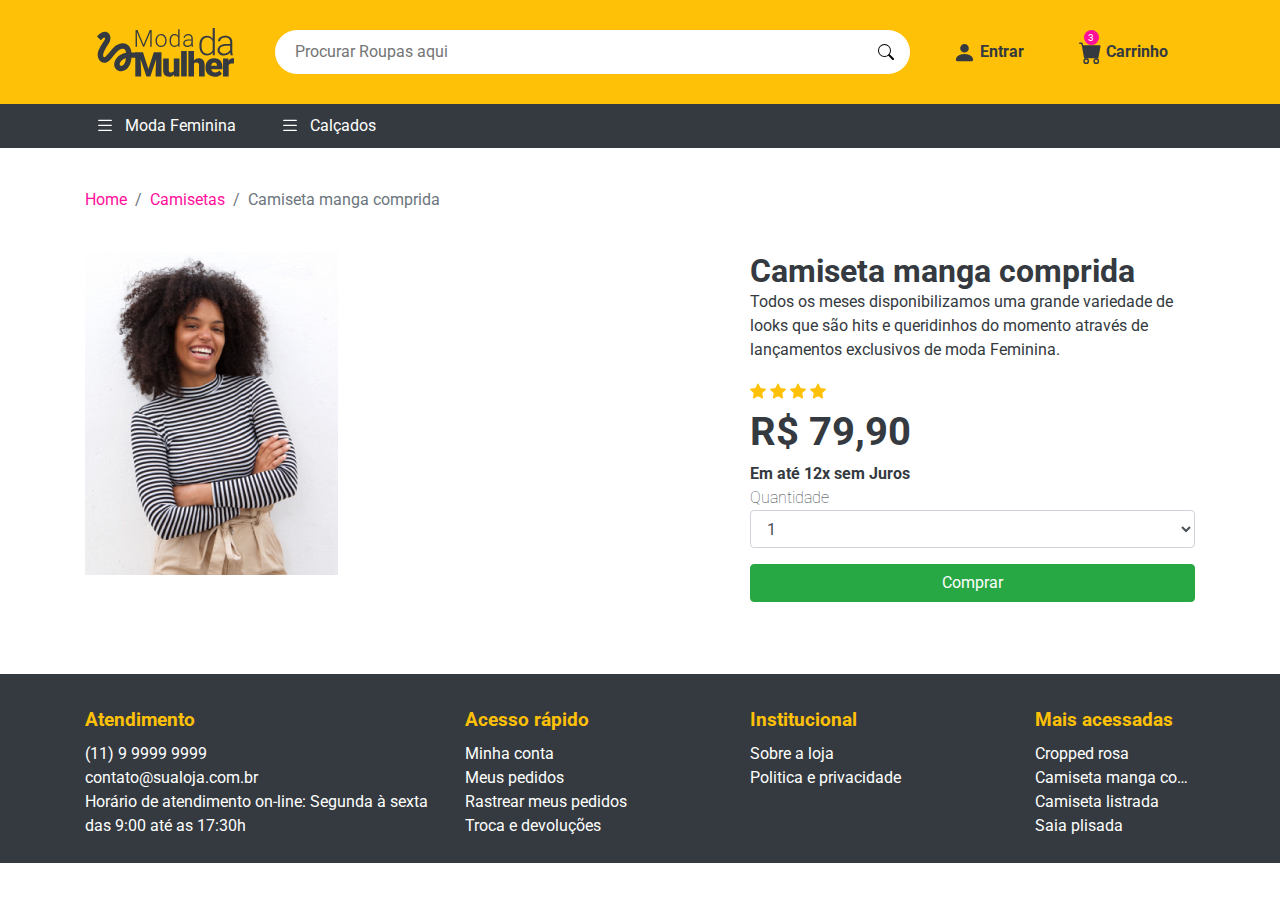
<file: produto-camiseta-manga-comprida.html>
<!DOCTYPE html>
<html lang="pt-br">

<head>
  <meta charset="UTF-8">
  <meta name="viewport" content="width=device-width, initial-scale=1.0">

  <title>Loja Virtual - Produto Camiseta Manga Comprida</title>
  <!--Favicons-->
  <link rel="apple-touch-icon" sizes="57x57" href="/assets/img/favicons/apple-icon-57x57.png">
  <link rel="apple-touch-icon" sizes="60x60" href="/assets/img/favicons/apple-icon-60x60.png">
  <link rel="apple-touch-icon" sizes="72x72" href="/assets/img/favicons/apple-icon-72x72.png">
  <link rel="apple-touch-icon" sizes="76x76" href="/assets/img/favicons/apple-icon-76x76.png">
  <link rel="apple-touch-icon" sizes="114x114" href="/assets/img/favicons/apple-icon-114x114.png">
  <link rel="apple-touch-icon" sizes="120x120" href="/assets/img/favicons/apple-icon-120x120.png">
  <link rel="apple-touch-icon" sizes="144x144" href="/assets/img/favicons/apple-icon-144x144.png">
  <link rel="apple-touch-icon" sizes="152x152" href="/assets/img/favicons/apple-icon-152x152.png">
  <link rel="apple-touch-icon" sizes="180x180" href="/assets/img/favicons/apple-icon-180x180.png">
  <link rel="icon" type="image/png" sizes="192x192" href="/assets/img/favicons/android-icon-192x192.png">
  <link rel="icon" type="image/png" sizes="32x32" href="/assets/img/favicons/favicon-32x32.png">
  <link rel="icon" type="image/png" sizes="96x96" href="/assets/img/favicons/favicon-96x96.png">
  <link rel="icon" type="image/png" sizes="16x16" href="/assets/img/favicons/favicon-16x16.png">
  <link rel="manifest" href="./assets/img/favicons">
  <meta name="msapplication-TileColor" content="#FFC107">
  <meta name="msapplication-TileImage" content="/ms-icon-144x144.png">
  <meta name="theme-color" content="#FFC107">
  <!--End Favicons-->

  <!--CSS-->
  <link rel="stylesheet" href="./assets/css/style.css">
</head>

<body>

  <!--Header-->
  <header class="container-fluid">
    <!--Container-->
    <section class="container">
      <!--Row-->
      <article class="row d-flex align-items-center">

        <!--Logo-->
        <a href="./" class="col-md-2 d-flex justify-content-center">
          <img src="./assets/img/logo.svg" class="img-fluid" alt="Logo da empresa - Moda da Mulher">
        </a>

        <!--Buscador-->
        <form action="#" class="col-md-7 d-flex align-items-center">
          <input type="text" name="name" placeholder="Procurar Roupas aqui">

          <button class="d-flex align-items-center">
            <svg width="1em" height="1em" viewBox="0 0 16 16" class="bi bi-search" fill="currentColor"
              xmlns="http://www.w3.org/2000/svg">
              <path fill-rule="evenodd"
                d="M10.442 10.442a1 1 0 0 1 1.415 0l3.85 3.85a1 1 0 0 1-1.414 1.415l-3.85-3.85a1 1 0 0 1 0-1.415z" />
              <path fill-rule="evenodd"
                d="M6.5 12a5.5 5.5 0 1 0 0-11 5.5 5.5 0 0 0 0 11zM13 6.5a6.5 6.5 0 1 1-13 0 6.5 6.5 0 0 1 13 0z" />
            </svg>
          </button>
        </form>

        <!--Administrativo do Cliente-->
        <ul class="col-md-3 nav d-flex align-items-center justify-content-around">
          <li class="nav-item">
            <a href="#">
              <svg width="1em" height="1em" viewBox="0 0 16 16" class="bi bi-person-fill" fill="currentColor"
                xmlns="http://www.w3.org/2000/svg">
                <path fill-rule="evenodd"
                  d="M3 14s-1 0-1-1 1-4 6-4 6 3 6 4-1 1-1 1H3zm5-6a3 3 0 1 0 0-6 3 3 0 0 0 0 6z" />
              </svg>

              Entrar
            </a>
          </li>

          <li class="nav-item">
            <span class="notificacao d-flex align-items-center justify-content-center">3</span>
            <a href="#">
              <svg width="1em" height="1em" viewBox="0 0 16 16" class="bi bi-cart-fill" fill="currentColor"
                xmlns="http://www.w3.org/2000/svg">
                <path fill-rule="evenodd"
                  d="M0 1.5A.5.5 0 0 1 .5 1H2a.5.5 0 0 1 .485.379L2.89 3H14.5a.5.5 0 0 1 .491.592l-1.5 8A.5.5 0 0 1 13 12H4a.5.5 0 0 1-.491-.408L2.01 3.607 1.61 2H.5a.5.5 0 0 1-.5-.5zM5 12a2 2 0 1 0 0 4 2 2 0 0 0 0-4zm7 0a2 2 0 1 0 0 4 2 2 0 0 0 0-4zm-7 1a1 1 0 1 0 0 2 1 1 0 0 0 0-2zm7 0a1 1 0 1 0 0 2 1 1 0 0 0 0-2z" />
              </svg>
              Carrinho
            </a>
          </li>
        </ul>
        <!--End Administrativo do Cliente-->

      </article>
      <!--Row-->
    </section>
    <!--End Container-->
  </header>
  <!--End Header-->

  <!--Menu do Site-->
  <nav class="container-fluid nav-produtos">
    <!--Container-->
    <section class="container">
      <!--Menu-->
      <ul class="nav">
        <!--Lista de Itens-->
        <li class="col-xl-2 col-lg-3 col-md-12 nav-item d-flex align-items-center">
          <svg width="1em" height="1em" viewBox="0 0 16 16" class="bi bi-list" fill="currentColor"
            xmlns="http://www.w3.org/2000/svg">
            <path fill-rule="evenodd"
              d="M2.5 11.5A.5.5 0 0 1 3 11h10a.5.5 0 0 1 0 1H3a.5.5 0 0 1-.5-.5zm0-4A.5.5 0 0 1 3 7h10a.5.5 0 0 1 0 1H3a.5.5 0 0 1-.5-.5zm0-4A.5.5 0 0 1 3 3h10a.5.5 0 0 1 0 1H3a.5.5 0 0 1-.5-.5z" />
          </svg>
          Moda Feminina

          <!--Submenu-->
          <ul class="nav flex-column">
            <li class="nav-item">
              <a href="#">
                Lançamentos
              </a>
            </li>

            <li class="nav-item">
              <a href="#">
                Plus Size
              </a>
            </li>

            <li class="nav-item">
              <a href="#">
                Moda Praia
              </a>
            </li>

            <li class="nav-item">
              <a href="#">
                Acessórios
              </a>
            </li>

            <li class="nav-item">
              <a href="#">
                Promoção
              </a>
            </li>
          </ul>
          <!--End Submenu-->
        </li>

        <!--Lista de Itens-->
        <li class="col-xl-2 col-lg-3 col-md-12 nav-item d-flex align-items-center">
          <svg width="1em" height="1em" viewBox="0 0 16 16" class="bi bi-list" fill="currentColor"
            xmlns="http://www.w3.org/2000/svg">
            <path fill-rule="evenodd"
              d="M2.5 11.5A.5.5 0 0 1 3 11h10a.5.5 0 0 1 0 1H3a.5.5 0 0 1-.5-.5zm0-4A.5.5 0 0 1 3 7h10a.5.5 0 0 1 0 1H3a.5.5 0 0 1-.5-.5zm0-4A.5.5 0 0 1 3 3h10a.5.5 0 0 1 0 1H3a.5.5 0 0 1-.5-.5z" />
          </svg>
          Calçados
        </li>
      </ul>
      <!--Menu-->
    </section>
    <!--End Container-->
  </nav>
  <!--End Menu do Site-->

  <!--Main-->
  <main>


    <!--Container Produto-->
    <section class="container">

      <nav aria-label="breadcrumb">
        <ol class="breadcrumb">
          <li class="breadcrumb-item"><a href="./">Home</a></li>
          <li class="breadcrumb-item"><a href="./camisetas.html">Camisetas</a></li>
          <li class="breadcrumb-item active" aria-current="page">Camiseta manga comprida</li>
        </ol>
      </nav>

      <article class="row produtos-compra">
        <figure class="col-md-7 mb-3">
          <img src="./assets/img/camiseta-manga-comprida.jpg" class="img-fluid" alt="Camiseta manga Comprida">
        </figure>

        <section class="col-md-5 mb-3 d-flex flex-column justify-content-around">
          <article class="produtos-conteudo">
            <h1>Camiseta manga comprida</h1>
            <p>
              Todos os meses disponibilizamos uma grande variedade de looks que são hits e queridinhos do momento
              através de lançamentos exclusivos de moda Feminina.
            </p>
          </article>

          <article class="produtos-preco">
            <div class="produtos-stars">
              <svg width="1em" height="1em" viewBox="0 0 16 16" class="bi bi-star-fill" fill="currentColor"
                xmlns="http://www.w3.org/2000/svg">
                <path
                  d="M3.612 15.443c-.386.198-.824-.149-.746-.592l.83-4.73L.173 6.765c-.329-.314-.158-.888.283-.95l4.898-.696L7.538.792c.197-.39.73-.39.927 0l2.184 4.327 4.898.696c.441.062.612.636.283.95l-3.523 3.356.83 4.73c.078.443-.36.79-.746.592L8 13.187l-4.389 2.256z" />
              </svg>

              <svg width="1em" height="1em" viewBox="0 0 16 16" class="bi bi-star-fill" fill="currentColor"
                xmlns="http://www.w3.org/2000/svg">
                <path
                  d="M3.612 15.443c-.386.198-.824-.149-.746-.592l.83-4.73L.173 6.765c-.329-.314-.158-.888.283-.95l4.898-.696L7.538.792c.197-.39.73-.39.927 0l2.184 4.327 4.898.696c.441.062.612.636.283.95l-3.523 3.356.83 4.73c.078.443-.36.79-.746.592L8 13.187l-4.389 2.256z" />
              </svg>

              <svg width="1em" height="1em" viewBox="0 0 16 16" class="bi bi-star-fill" fill="currentColor"
                xmlns="http://www.w3.org/2000/svg">
                <path
                  d="M3.612 15.443c-.386.198-.824-.149-.746-.592l.83-4.73L.173 6.765c-.329-.314-.158-.888.283-.95l4.898-.696L7.538.792c.197-.39.73-.39.927 0l2.184 4.327 4.898.696c.441.062.612.636.283.95l-3.523 3.356.83 4.73c.078.443-.36.79-.746.592L8 13.187l-4.389 2.256z" />
              </svg>

              <svg width="1em" height="1em" viewBox="0 0 16 16" class="bi bi-star-fill" fill="currentColor"
                xmlns="http://www.w3.org/2000/svg">
                <path
                  d="M3.612 15.443c-.386.198-.824-.149-.746-.592l.83-4.73L.173 6.765c-.329-.314-.158-.888.283-.95l4.898-.696L7.538.792c.197-.39.73-.39.927 0l2.184 4.327 4.898.696c.441.062.612.636.283.95l-3.523 3.356.83 4.73c.078.443-.36.79-.746.592L8 13.187l-4.389 2.256z" />
              </svg>
            </div>

            <strong>
              R$ 79,90
              <span class="d-block">Em até 12x sem Juros</span>
            </strong>

            <form action="#">
              <div class="form-group">
                <label for="produtos-quantidade-itens">Quantidade</label>
                <select class="form-control" id="produtos-quantidade-itens">
                  <option>1</option>
                  <option>2</option>
                  <option>3</option>
                  <option>4</option>
                  <option>5</option>
                </select>
              </div>

              <button type="submit" class="btn btn-success col-md-12">Comprar</button>
            </form>
          </article>
        </section>

        <div class="fb-comments col-md-12 mt-2 mb-5"
          data-href="http://127.0.0.1:5500/produto-camiseta-manga-comprida.html" data-numposts="5" data-width="100%">
        </div>
      </article>
    </section>
    <!--Container Produto-->

  </main>
  <!--End Main-->

  <!--Footer-->
  <footer class="container-fluid">
    <!--Container-->
    <section class="container">
      <!--Menus-->
      <section class="row">
        <!--Atendimento-->
        <article class="col-md-4">
          <h4>
            Atendimento
          </h4>
          <!--Links-->
          <ul class="nav flex-column">
            <li class="nav-item">
              <a href="tel:+5511999999999">(11) 9 9999 9999</a>
            </li>

            <li class="nav-item">
              <a href="mailto:contato@sualoja.com.br">contato@sualoja.com.br</a>
            </li>

            <li class="nav-item">
              Horário de atendimento on-line: Segunda à sexta das 9:00 até as 17:30h
            </li>
          </ul>
        </article>
        <!--End Atendimento-->

        <!--Acesso Rápido-->
        <article class="col-md-3">
          <h4>
            Acesso rápido
          </h4>
          <!--Links-->
          <ul class="nav flex-column">
            <li class="nav-item">
              <a href="#">Minha conta</a>
            </li>

            <li class="nav-item">
              <a href="#">Meus pedidos</a>
            </li>

            <li class="nav-item">
              <a href="#">Rastrear meus pedidos</a>
            </li>

            <li class="nav-item">
              <a href="#">Troca e devoluções</a>
            </li>
          </ul>
        </article>
        <!--End Acesso Rápido-->

        <!--Institucional-->
        <article class="col-md-3">
          <h4>
            Institucional
          </h4>
          <!--Links-->
          <ul class="nav flex-column">
            <li class="nav-item">
              <a href="#">Sobre a loja</a>
            </li>

            <li class="nav-item">
              <a href="#">Politica e privacidade</a>
            </li>
          </ul>
        </article>
        <!--End Institucional-->

        <!--Mais Acessadas-->
        <article class="col-md-2">
          <h4>
            Mais acessadas
          </h4>
          <!--Links-->
          <ul class="nav flex-column">
            <li class="nav-item">
              <a href="#">Cropped rosa</a>
            </li>

            <li class="nav-item ellipsis">
              <a href="#">Camiseta manga comprida</a>
            </li>

            <li class="nav-item">
              <a href="#">Camiseta listrada</a>
            </li>

            <li class="nav-item">
              <a href="#">Saia plisada</a>
            </li>
          </ul>
        </article>
        <!--End mais Acessadas-->
      </section>
      <!--End Menus-->
    </section>
    <!--End Container-->

  </footer>
  <!--End Footer-->

  <!-- Arquivos Bootstrap -->
  <script src="./assets/js/jquery.js"></script>
  <script src="./assets/js/popper.js"></script>
  <script src="./assets/js/bootstrap.js"></script>


</body>

</html>
</file>
<file: assets/css/style.css>
@charset "UTF-8";
@import url("https://fonts.googleapis.com/css2?family=Roboto:wght@300;500;900&display=swap");
header {
  background: #FFC107;
  padding: 25px;
}
header form input[type=text] {
  background: #FFF;
  width: 100%;
  border-radius: 100px;
  border: none;
  padding: 10px 20px;
}
header form button {
  background: none;
  border: none;
  position: absolute;
  right: 25px;
}
header ul li {
  position: relative;
}
header ul li span.notificacao {
  color: #FFF;
  background: #FF0F9A;
  position: absolute;
  top: -10px;
  left: 5px;
  font-size: 10px;
  width: 15px;
  height: 15px;
  border-radius: 100%;
}
header ul li a {
  font-size: 16px;
  font-weight: bold;
  color: #343A40;
}
header ul li a svg {
  font-size: 23px;
}
header ul li a:hover {
  color: initial;
}

nav.nav-produtos {
  background: #343A40;
  color: #FFF;
}
nav.nav-produtos a {
  color: #FFF;
}
nav.nav-produtos ul.nav li {
  position: relative;
  padding: 10px;
}
nav.nav-produtos ul.nav li svg {
  font-size: 20px;
  margin-right: 10px;
}
nav.nav-produtos ul.nav li:hover {
  background: black;
}
nav.nav-produtos ul.nav li:hover ul.nav {
  display: block;
}
nav.nav-produtos ul.nav li ul.nav {
  z-index: 999;
  display: none;
  position: absolute;
  top: 44px;
  left: 0px;
  background: #343A40;
  border-top: solid #FFC107 10px;
  width: 100%;
}
nav.nav-produtos ul.nav li ul.nav li {
  padding: 10px 25px;
}

.banners-promocionais-statico {
  margin-top: 30px;
}
.banners-promocionais-statico .banners-promocionais-statico-12x {
  background-color: #FF0F9A;
  background-image: url("../images/parcele-em-12x.jpg");
}
.banners-promocionais-statico .banners-promocionais-statico-todo-br {
  background-color: #B343C3;
  background-image: url("../images/entrega-para-todo-brasil.jpg");
}
.banners-promocionais-statico .banners-promocionais-statico-12x,
.banners-promocionais-statico .banners-promocionais-statico-todo-br {
  background-size: cover;
  height: 105px;
  padding: 20px 60px;
  color: #FFF;
}
.banners-promocionais-statico .banners-promocionais-statico-12x svg, .banners-promocionais-statico .banners-promocionais-statico-12x p,
.banners-promocionais-statico .banners-promocionais-statico-todo-br svg,
.banners-promocionais-statico .banners-promocionais-statico-todo-br p {
  margin: 0;
  padding: 0;
}
.banners-promocionais-statico .banners-promocionais-statico-12x svg,
.banners-promocionais-statico .banners-promocionais-statico-todo-br svg {
  font-size: 55px;
}
.banners-promocionais-statico .banners-promocionais-statico-12x p,
.banners-promocionais-statico .banners-promocionais-statico-todo-br p {
  font-weight: 100;
  font-size: 23px;
  line-height: 110%;
  margin-left: 20px;
}
.banners-promocionais-statico .banners-promocionais-statico-12x p strong,
.banners-promocionais-statico .banners-promocionais-statico-todo-br p strong {
  font-weight: bold;
}

.produtos {
  margin: 30px 0;
}
.produtos .produtos-container {
  margin: 30px 0;
}
.produtos .produtos-container .produtos-itens {
  color: #343A40;
}
.produtos .produtos-container .produtos-itens h2 {
  font-size: 19px;
  margin: 10px 0 0;
}
.produtos .produtos-container .produtos-itens .produtos-stars {
  font-size: 10px;
}
.produtos .produtos-container .produtos-itens .produtos-stars svg {
  fill: #FFC107;
}
.produtos .produtos-container .produtos-itens .produtos-preco {
  font-size: 16px;
}

.produtos-compra figure {
  margin: 0;
}
.produtos-compra .produtos-conteudo h1 {
  margin: 0;
  font-size: 32px;
}
.produtos-compra .produtos-conteudo p {
  font-size: 16px;
}
.produtos-compra .produtos-preco .produtos-stars svg {
  fill: #FFC107;
}
.produtos-compra .produtos-preco strong {
  font-size: 40px;
}
.produtos-compra .produtos-preco form {
  font-weight: 100;
}
.produtos-compra .produtos-preco form label {
  margin: 0;
}
.produtos-compra .produtos-preco .produtos-stars svg, .produtos-compra .produtos-preco strong span, .produtos-compra .produtos-preco form {
  font-size: 16px;
}

footer {
  background: #343A40;
  padding: 25px 0;
  color: #FFF;
}
footer a {
  color: #FFF;
}
footer a:hover {
  color: #FFF;
}
footer h4 {
  color: #FFC107;
  font-size: 19px;
}
footer ul li.ellipsis {
  width: 100%;
  overflow: hidden;
  text-overflow: ellipsis;
  white-space: nowrap;
}

@media (max-width: 375px) {
  .banners-promocionais-statico .banners-promocionais-statico-12x p,
.banners-promocionais-statico .banners-promocionais-statico-todo-br p {
    font-size: 14px;
  }
}
@media (max-width: 767px) {
  header form {
    margin: 20px 0;
  }

  #banners-promocionais {
    display: none;
  }

  .produtos-container img {
    width: 100%;
  }
}
@media (max-width: 991px) {
  header ul li {
    margin: 7px 0;
  }
}
/*!
 * Bootstrap v4.5.0 (https://getbootstrap.com/)
 * Copyright 2011-2021 The Bootstrap Authors
 * Copyright 2011-2021 Twitter, Inc.
 * Licensed under MIT (https://github.com/twbs/bootstrap/blob/master/LICENSE)
 */
:root {
  --blue:#007bff;
  --indigo:#6610f2;
  --purple:#6f42c1;
  --pink:#e83e8c;
  --red:#dc3545;
  --orange:#fd7e14;
  --yellow:#ffc107;
  --green:#28a745;
  --teal:#20c997;
  --cyan:#17a2b8;
  --white:#fff;
  --gray:#6c757d;
  --gray-dark:#343a40;
  --primary:#007bff;
  --secondary:#6c757d;
  --success:#28a745;
  --info:#17a2b8;
  --warning:#ffc107;
  --danger:#dc3545;
  --light:#f8f9fa;
  --dark:#343a40;
  --breakpoint-xs:0;
  --breakpoint-sm:576px;
  --breakpoint-md:768px;
  --breakpoint-lg:992px;
  --breakpoint-xl:1200px;
  --font-family-sans-serif:-apple-system,BlinkMacSystemFont,"Segoe UI",Roboto,"Helvetica Neue",Arial,"Noto Sans",sans-serif,"Apple Color Emoji","Segoe UI Emoji","Segoe UI Symbol","Noto Color Emoji";
  --font-family-monospace:SFMono-Regular,Menlo,Monaco,Consolas,"Liberation Mono","Courier New",monospace;
}

*, ::after, ::before {
  box-sizing: border-box;
}

html {
  font-family: sans-serif;
  line-height: 1.15;
  -webkit-text-size-adjust: 100%;
  -webkit-tap-highlight-color: transparent;
}

article, aside, figcaption, figure, footer, header, hgroup, main, nav, section {
  display: block;
}

body {
  margin: 0;
  font-family: -apple-system, BlinkMacSystemFont, "Segoe UI", Roboto, "Helvetica Neue", Arial, "Noto Sans", sans-serif, "Apple Color Emoji", "Segoe UI Emoji", "Segoe UI Symbol", "Noto Color Emoji";
  font-size: 1rem;
  font-weight: 400;
  line-height: 1.5;
  color: #212529;
  text-align: left;
  background-color: #fff;
}

[tabindex="-1"]:focus:not(:focus-visible) {
  outline: 0 !important;
}

hr {
  box-sizing: content-box;
  height: 0;
  overflow: visible;
}

h1, h2, h3, h4, h5, h6 {
  margin-top: 0;
  margin-bottom: 0.5rem;
}

p {
  margin-top: 0;
  margin-bottom: 1rem;
}

abbr[data-original-title], abbr[title] {
  text-decoration: underline;
  -webkit-text-decoration: underline dotted;
  text-decoration: underline dotted;
  cursor: help;
  border-bottom: 0;
  -webkit-text-decoration-skip-ink: none;
  text-decoration-skip-ink: none;
}

address {
  margin-bottom: 1rem;
  font-style: normal;
  line-height: inherit;
}

dl, ol, ul {
  margin-top: 0;
  margin-bottom: 1rem;
}

ol ol, ol ul, ul ol, ul ul {
  margin-bottom: 0;
}

dt {
  font-weight: 700;
}

dd {
  margin-bottom: 0.5rem;
  margin-left: 0;
}

blockquote {
  margin: 0 0 1rem;
}

b, strong {
  font-weight: bolder;
}

small {
  font-size: 80%;
}

sub, sup {
  position: relative;
  font-size: 75%;
  line-height: 0;
  vertical-align: baseline;
}

sub {
  bottom: -0.25em;
}

sup {
  top: -0.5em;
}

a {
  color: #007bff;
  text-decoration: none;
  background-color: transparent;
}

a:hover {
  color: #0056b3;
  text-decoration: underline;
}

a:not([href]) {
  color: inherit;
  text-decoration: none;
}

a:not([href]):hover {
  color: inherit;
  text-decoration: none;
}

code, kbd, pre, samp {
  font-family: SFMono-Regular, Menlo, Monaco, Consolas, "Liberation Mono", "Courier New", monospace;
  font-size: 1em;
}

pre {
  margin-top: 0;
  margin-bottom: 1rem;
  overflow: auto;
  -ms-overflow-style: scrollbar;
}

figure {
  margin: 0 0 1rem;
}

img {
  vertical-align: middle;
  border-style: none;
}

svg {
  overflow: hidden;
  vertical-align: middle;
}

table {
  border-collapse: collapse;
}

caption {
  padding-top: 0.75rem;
  padding-bottom: 0.75rem;
  color: #6c757d;
  text-align: left;
  caption-side: bottom;
}

th {
  text-align: inherit;
}

label {
  display: inline-block;
  margin-bottom: 0.5rem;
}

button {
  border-radius: 0;
}

button:focus {
  outline: 1px dotted;
  outline: 5px auto -webkit-focus-ring-color;
}

button, input, optgroup, select, textarea {
  margin: 0;
  font-family: inherit;
  font-size: inherit;
  line-height: inherit;
}

button, input {
  overflow: visible;
}

button, select {
  text-transform: none;
}

[role=button] {
  cursor: pointer;
}

select {
  word-wrap: normal;
}

[type=button], [type=reset], [type=submit], button {
  -webkit-appearance: button;
}

[type=button]:not(:disabled), [type=reset]:not(:disabled), [type=submit]:not(:disabled), button:not(:disabled) {
  cursor: pointer;
}

[type=button]::-moz-focus-inner, [type=reset]::-moz-focus-inner, [type=submit]::-moz-focus-inner, button::-moz-focus-inner {
  padding: 0;
  border-style: none;
}

input[type=checkbox], input[type=radio] {
  box-sizing: border-box;
  padding: 0;
}

textarea {
  overflow: auto;
  resize: vertical;
}

fieldset {
  min-width: 0;
  padding: 0;
  margin: 0;
  border: 0;
}

legend {
  display: block;
  width: 100%;
  max-width: 100%;
  padding: 0;
  margin-bottom: 0.5rem;
  font-size: 1.5rem;
  line-height: inherit;
  color: inherit;
  white-space: normal;
}

progress {
  vertical-align: baseline;
}

[type=number]::-webkit-inner-spin-button, [type=number]::-webkit-outer-spin-button {
  height: auto;
}

[type=search] {
  outline-offset: -2px;
  -webkit-appearance: none;
}

[type=search]::-webkit-search-decoration {
  -webkit-appearance: none;
}

::-webkit-file-upload-button {
  font: inherit;
  -webkit-appearance: button;
}

output {
  display: inline-block;
}

summary {
  display: list-item;
  cursor: pointer;
}

template {
  display: none;
}

[hidden] {
  display: none !important;
}

.h1, .h2, .h3, .h4, .h5, .h6, h1, h2, h3, h4, h5, h6 {
  margin-bottom: 0.5rem;
  font-weight: 500;
  line-height: 1.2;
}

.h1, h1 {
  font-size: 2.5rem;
}

.h2, h2 {
  font-size: 2rem;
}

.h3, h3 {
  font-size: 1.75rem;
}

.h4, h4 {
  font-size: 1.5rem;
}

.h5, h5 {
  font-size: 1.25rem;
}

.h6, h6 {
  font-size: 1rem;
}

.lead {
  font-size: 1.25rem;
  font-weight: 300;
}

.display-1 {
  font-size: 6rem;
  font-weight: 300;
  line-height: 1.2;
}

.display-2 {
  font-size: 5.5rem;
  font-weight: 300;
  line-height: 1.2;
}

.display-3 {
  font-size: 4.5rem;
  font-weight: 300;
  line-height: 1.2;
}

.display-4 {
  font-size: 3.5rem;
  font-weight: 300;
  line-height: 1.2;
}

hr {
  margin-top: 1rem;
  margin-bottom: 1rem;
  border: 0;
  border-top: 1px solid rgba(0, 0, 0, 0.1);
}

.small, small {
  font-size: 80%;
  font-weight: 400;
}

.mark, mark {
  padding: 0.2em;
  background-color: #fcf8e3;
}

.list-unstyled {
  padding-left: 0;
  list-style: none;
}

.list-inline {
  padding-left: 0;
  list-style: none;
}

.list-inline-item {
  display: inline-block;
}

.list-inline-item:not(:last-child) {
  margin-right: 0.5rem;
}

.initialism {
  font-size: 90%;
  text-transform: uppercase;
}

.blockquote {
  margin-bottom: 1rem;
  font-size: 1.25rem;
}

.blockquote-footer {
  display: block;
  font-size: 80%;
  color: #6c757d;
}

.blockquote-footer::before {
  content: "— ";
}

.img-fluid {
  max-width: 100%;
  height: auto;
}

.img-thumbnail {
  padding: 0.25rem;
  background-color: #fff;
  border: 1px solid #dee2e6;
  border-radius: 0.25rem;
  max-width: 100%;
  height: auto;
}

.figure {
  display: inline-block;
}

.figure-img {
  margin-bottom: 0.5rem;
  line-height: 1;
}

.figure-caption {
  font-size: 90%;
  color: #6c757d;
}

code {
  font-size: 87.5%;
  color: #e83e8c;
  word-wrap: break-word;
}

a > code {
  color: inherit;
}

kbd {
  padding: 0.2rem 0.4rem;
  font-size: 87.5%;
  color: #fff;
  background-color: #212529;
  border-radius: 0.2rem;
}

kbd kbd {
  padding: 0;
  font-size: 100%;
  font-weight: 700;
}

pre {
  display: block;
  font-size: 87.5%;
  color: #212529;
}

pre code {
  font-size: inherit;
  color: inherit;
  word-break: normal;
}

.pre-scrollable {
  max-height: 340px;
  overflow-y: scroll;
}

.container {
  width: 100%;
  padding-right: 15px;
  padding-left: 15px;
  margin-right: auto;
  margin-left: auto;
}

@media (min-width: 576px) {
  .container {
    max-width: 540px;
  }
}
@media (min-width: 768px) {
  .container {
    max-width: 720px;
  }
}
@media (min-width: 992px) {
  .container {
    max-width: 960px;
  }
}
@media (min-width: 1200px) {
  .container {
    max-width: 1140px;
  }
}
.container-fluid, .container-lg, .container-md, .container-sm, .container-xl {
  width: 100%;
  padding-right: 15px;
  padding-left: 15px;
  margin-right: auto;
  margin-left: auto;
}

@media (min-width: 576px) {
  .container, .container-sm {
    max-width: 540px;
  }
}
@media (min-width: 768px) {
  .container, .container-md, .container-sm {
    max-width: 720px;
  }
}
@media (min-width: 992px) {
  .container, .container-lg, .container-md, .container-sm {
    max-width: 960px;
  }
}
@media (min-width: 1200px) {
  .container, .container-lg, .container-md, .container-sm, .container-xl {
    max-width: 1140px;
  }
}
.row {
  display: -ms-flexbox;
  display: flex;
  -ms-flex-wrap: wrap;
  flex-wrap: wrap;
  margin-right: -15px;
  margin-left: -15px;
}

.no-gutters {
  margin-right: 0;
  margin-left: 0;
}

.no-gutters > .col, .no-gutters > [class*=col-] {
  padding-right: 0;
  padding-left: 0;
}

.col, .col-1, .col-10, .col-11, .col-12, .col-2, .col-3, .col-4, .col-5, .col-6, .col-7, .col-8, .col-9, .col-auto, .col-lg, .col-lg-1, .col-lg-10, .col-lg-11, .col-lg-12, .col-lg-2, .col-lg-3, .col-lg-4, .col-lg-5, .col-lg-6, .col-lg-7, .col-lg-8, .col-lg-9, .col-lg-auto, .col-md, .col-md-1, .col-md-10, .col-md-11, .col-md-12, .col-md-2, .col-md-3, .col-md-4, .col-md-5, .col-md-6, .col-md-7, .col-md-8, .col-md-9, .col-md-auto, .col-sm, .col-sm-1, .col-sm-10, .col-sm-11, .col-sm-12, .col-sm-2, .col-sm-3, .col-sm-4, .col-sm-5, .col-sm-6, .col-sm-7, .col-sm-8, .col-sm-9, .col-sm-auto, .col-xl, .col-xl-1, .col-xl-10, .col-xl-11, .col-xl-12, .col-xl-2, .col-xl-3, .col-xl-4, .col-xl-5, .col-xl-6, .col-xl-7, .col-xl-8, .col-xl-9, .col-xl-auto {
  position: relative;
  width: 100%;
  padding-right: 15px;
  padding-left: 15px;
}

.col {
  -ms-flex-preferred-size: 0;
  flex-basis: 0;
  -ms-flex-positive: 1;
  flex-grow: 1;
  min-width: 0;
  max-width: 100%;
}

.row-cols-1 > * {
  -ms-flex: 0 0 100%;
  flex: 0 0 100%;
  max-width: 100%;
}

.row-cols-2 > * {
  -ms-flex: 0 0 50%;
  flex: 0 0 50%;
  max-width: 50%;
}

.row-cols-3 > * {
  -ms-flex: 0 0 33.333333%;
  flex: 0 0 33.333333%;
  max-width: 33.333333%;
}

.row-cols-4 > * {
  -ms-flex: 0 0 25%;
  flex: 0 0 25%;
  max-width: 25%;
}

.row-cols-5 > * {
  -ms-flex: 0 0 20%;
  flex: 0 0 20%;
  max-width: 20%;
}

.row-cols-6 > * {
  -ms-flex: 0 0 16.666667%;
  flex: 0 0 16.666667%;
  max-width: 16.666667%;
}

.col-auto {
  -ms-flex: 0 0 auto;
  flex: 0 0 auto;
  width: auto;
  max-width: 100%;
}

.col-1 {
  -ms-flex: 0 0 8.333333%;
  flex: 0 0 8.333333%;
  max-width: 8.333333%;
}

.col-2 {
  -ms-flex: 0 0 16.666667%;
  flex: 0 0 16.666667%;
  max-width: 16.666667%;
}

.col-3 {
  -ms-flex: 0 0 25%;
  flex: 0 0 25%;
  max-width: 25%;
}

.col-4 {
  -ms-flex: 0 0 33.333333%;
  flex: 0 0 33.333333%;
  max-width: 33.333333%;
}

.col-5 {
  -ms-flex: 0 0 41.666667%;
  flex: 0 0 41.666667%;
  max-width: 41.666667%;
}

.col-6 {
  -ms-flex: 0 0 50%;
  flex: 0 0 50%;
  max-width: 50%;
}

.col-7 {
  -ms-flex: 0 0 58.333333%;
  flex: 0 0 58.333333%;
  max-width: 58.333333%;
}

.col-8 {
  -ms-flex: 0 0 66.666667%;
  flex: 0 0 66.666667%;
  max-width: 66.666667%;
}

.col-9 {
  -ms-flex: 0 0 75%;
  flex: 0 0 75%;
  max-width: 75%;
}

.col-10 {
  -ms-flex: 0 0 83.333333%;
  flex: 0 0 83.333333%;
  max-width: 83.333333%;
}

.col-11 {
  -ms-flex: 0 0 91.666667%;
  flex: 0 0 91.666667%;
  max-width: 91.666667%;
}

.col-12 {
  -ms-flex: 0 0 100%;
  flex: 0 0 100%;
  max-width: 100%;
}

.order-first {
  -ms-flex-order: -1;
  order: -1;
}

.order-last {
  -ms-flex-order: 13;
  order: 13;
}

.order-0 {
  -ms-flex-order: 0;
  order: 0;
}

.order-1 {
  -ms-flex-order: 1;
  order: 1;
}

.order-2 {
  -ms-flex-order: 2;
  order: 2;
}

.order-3 {
  -ms-flex-order: 3;
  order: 3;
}

.order-4 {
  -ms-flex-order: 4;
  order: 4;
}

.order-5 {
  -ms-flex-order: 5;
  order: 5;
}

.order-6 {
  -ms-flex-order: 6;
  order: 6;
}

.order-7 {
  -ms-flex-order: 7;
  order: 7;
}

.order-8 {
  -ms-flex-order: 8;
  order: 8;
}

.order-9 {
  -ms-flex-order: 9;
  order: 9;
}

.order-10 {
  -ms-flex-order: 10;
  order: 10;
}

.order-11 {
  -ms-flex-order: 11;
  order: 11;
}

.order-12 {
  -ms-flex-order: 12;
  order: 12;
}

.offset-1 {
  margin-left: 8.333333%;
}

.offset-2 {
  margin-left: 16.666667%;
}

.offset-3 {
  margin-left: 25%;
}

.offset-4 {
  margin-left: 33.333333%;
}

.offset-5 {
  margin-left: 41.666667%;
}

.offset-6 {
  margin-left: 50%;
}

.offset-7 {
  margin-left: 58.333333%;
}

.offset-8 {
  margin-left: 66.666667%;
}

.offset-9 {
  margin-left: 75%;
}

.offset-10 {
  margin-left: 83.333333%;
}

.offset-11 {
  margin-left: 91.666667%;
}

@media (min-width: 576px) {
  .col-sm {
    -ms-flex-preferred-size: 0;
    flex-basis: 0;
    -ms-flex-positive: 1;
    flex-grow: 1;
    min-width: 0;
    max-width: 100%;
  }

  .row-cols-sm-1 > * {
    -ms-flex: 0 0 100%;
    flex: 0 0 100%;
    max-width: 100%;
  }

  .row-cols-sm-2 > * {
    -ms-flex: 0 0 50%;
    flex: 0 0 50%;
    max-width: 50%;
  }

  .row-cols-sm-3 > * {
    -ms-flex: 0 0 33.333333%;
    flex: 0 0 33.333333%;
    max-width: 33.333333%;
  }

  .row-cols-sm-4 > * {
    -ms-flex: 0 0 25%;
    flex: 0 0 25%;
    max-width: 25%;
  }

  .row-cols-sm-5 > * {
    -ms-flex: 0 0 20%;
    flex: 0 0 20%;
    max-width: 20%;
  }

  .row-cols-sm-6 > * {
    -ms-flex: 0 0 16.666667%;
    flex: 0 0 16.666667%;
    max-width: 16.666667%;
  }

  .col-sm-auto {
    -ms-flex: 0 0 auto;
    flex: 0 0 auto;
    width: auto;
    max-width: 100%;
  }

  .col-sm-1 {
    -ms-flex: 0 0 8.333333%;
    flex: 0 0 8.333333%;
    max-width: 8.333333%;
  }

  .col-sm-2 {
    -ms-flex: 0 0 16.666667%;
    flex: 0 0 16.666667%;
    max-width: 16.666667%;
  }

  .col-sm-3 {
    -ms-flex: 0 0 25%;
    flex: 0 0 25%;
    max-width: 25%;
  }

  .col-sm-4 {
    -ms-flex: 0 0 33.333333%;
    flex: 0 0 33.333333%;
    max-width: 33.333333%;
  }

  .col-sm-5 {
    -ms-flex: 0 0 41.666667%;
    flex: 0 0 41.666667%;
    max-width: 41.666667%;
  }

  .col-sm-6 {
    -ms-flex: 0 0 50%;
    flex: 0 0 50%;
    max-width: 50%;
  }

  .col-sm-7 {
    -ms-flex: 0 0 58.333333%;
    flex: 0 0 58.333333%;
    max-width: 58.333333%;
  }

  .col-sm-8 {
    -ms-flex: 0 0 66.666667%;
    flex: 0 0 66.666667%;
    max-width: 66.666667%;
  }

  .col-sm-9 {
    -ms-flex: 0 0 75%;
    flex: 0 0 75%;
    max-width: 75%;
  }

  .col-sm-10 {
    -ms-flex: 0 0 83.333333%;
    flex: 0 0 83.333333%;
    max-width: 83.333333%;
  }

  .col-sm-11 {
    -ms-flex: 0 0 91.666667%;
    flex: 0 0 91.666667%;
    max-width: 91.666667%;
  }

  .col-sm-12 {
    -ms-flex: 0 0 100%;
    flex: 0 0 100%;
    max-width: 100%;
  }

  .order-sm-first {
    -ms-flex-order: -1;
    order: -1;
  }

  .order-sm-last {
    -ms-flex-order: 13;
    order: 13;
  }

  .order-sm-0 {
    -ms-flex-order: 0;
    order: 0;
  }

  .order-sm-1 {
    -ms-flex-order: 1;
    order: 1;
  }

  .order-sm-2 {
    -ms-flex-order: 2;
    order: 2;
  }

  .order-sm-3 {
    -ms-flex-order: 3;
    order: 3;
  }

  .order-sm-4 {
    -ms-flex-order: 4;
    order: 4;
  }

  .order-sm-5 {
    -ms-flex-order: 5;
    order: 5;
  }

  .order-sm-6 {
    -ms-flex-order: 6;
    order: 6;
  }

  .order-sm-7 {
    -ms-flex-order: 7;
    order: 7;
  }

  .order-sm-8 {
    -ms-flex-order: 8;
    order: 8;
  }

  .order-sm-9 {
    -ms-flex-order: 9;
    order: 9;
  }

  .order-sm-10 {
    -ms-flex-order: 10;
    order: 10;
  }

  .order-sm-11 {
    -ms-flex-order: 11;
    order: 11;
  }

  .order-sm-12 {
    -ms-flex-order: 12;
    order: 12;
  }

  .offset-sm-0 {
    margin-left: 0;
  }

  .offset-sm-1 {
    margin-left: 8.333333%;
  }

  .offset-sm-2 {
    margin-left: 16.666667%;
  }

  .offset-sm-3 {
    margin-left: 25%;
  }

  .offset-sm-4 {
    margin-left: 33.333333%;
  }

  .offset-sm-5 {
    margin-left: 41.666667%;
  }

  .offset-sm-6 {
    margin-left: 50%;
  }

  .offset-sm-7 {
    margin-left: 58.333333%;
  }

  .offset-sm-8 {
    margin-left: 66.666667%;
  }

  .offset-sm-9 {
    margin-left: 75%;
  }

  .offset-sm-10 {
    margin-left: 83.333333%;
  }

  .offset-sm-11 {
    margin-left: 91.666667%;
  }
}
@media (min-width: 768px) {
  .col-md {
    -ms-flex-preferred-size: 0;
    flex-basis: 0;
    -ms-flex-positive: 1;
    flex-grow: 1;
    min-width: 0;
    max-width: 100%;
  }

  .row-cols-md-1 > * {
    -ms-flex: 0 0 100%;
    flex: 0 0 100%;
    max-width: 100%;
  }

  .row-cols-md-2 > * {
    -ms-flex: 0 0 50%;
    flex: 0 0 50%;
    max-width: 50%;
  }

  .row-cols-md-3 > * {
    -ms-flex: 0 0 33.333333%;
    flex: 0 0 33.333333%;
    max-width: 33.333333%;
  }

  .row-cols-md-4 > * {
    -ms-flex: 0 0 25%;
    flex: 0 0 25%;
    max-width: 25%;
  }

  .row-cols-md-5 > * {
    -ms-flex: 0 0 20%;
    flex: 0 0 20%;
    max-width: 20%;
  }

  .row-cols-md-6 > * {
    -ms-flex: 0 0 16.666667%;
    flex: 0 0 16.666667%;
    max-width: 16.666667%;
  }

  .col-md-auto {
    -ms-flex: 0 0 auto;
    flex: 0 0 auto;
    width: auto;
    max-width: 100%;
  }

  .col-md-1 {
    -ms-flex: 0 0 8.333333%;
    flex: 0 0 8.333333%;
    max-width: 8.333333%;
  }

  .col-md-2 {
    -ms-flex: 0 0 16.666667%;
    flex: 0 0 16.666667%;
    max-width: 16.666667%;
  }

  .col-md-3 {
    -ms-flex: 0 0 25%;
    flex: 0 0 25%;
    max-width: 25%;
  }

  .col-md-4 {
    -ms-flex: 0 0 33.333333%;
    flex: 0 0 33.333333%;
    max-width: 33.333333%;
  }

  .col-md-5 {
    -ms-flex: 0 0 41.666667%;
    flex: 0 0 41.666667%;
    max-width: 41.666667%;
  }

  .col-md-6 {
    -ms-flex: 0 0 50%;
    flex: 0 0 50%;
    max-width: 50%;
  }

  .col-md-7 {
    -ms-flex: 0 0 58.333333%;
    flex: 0 0 58.333333%;
    max-width: 58.333333%;
  }

  .col-md-8 {
    -ms-flex: 0 0 66.666667%;
    flex: 0 0 66.666667%;
    max-width: 66.666667%;
  }

  .col-md-9 {
    -ms-flex: 0 0 75%;
    flex: 0 0 75%;
    max-width: 75%;
  }

  .col-md-10 {
    -ms-flex: 0 0 83.333333%;
    flex: 0 0 83.333333%;
    max-width: 83.333333%;
  }

  .col-md-11 {
    -ms-flex: 0 0 91.666667%;
    flex: 0 0 91.666667%;
    max-width: 91.666667%;
  }

  .col-md-12 {
    -ms-flex: 0 0 100%;
    flex: 0 0 100%;
    max-width: 100%;
  }

  .order-md-first {
    -ms-flex-order: -1;
    order: -1;
  }

  .order-md-last {
    -ms-flex-order: 13;
    order: 13;
  }

  .order-md-0 {
    -ms-flex-order: 0;
    order: 0;
  }

  .order-md-1 {
    -ms-flex-order: 1;
    order: 1;
  }

  .order-md-2 {
    -ms-flex-order: 2;
    order: 2;
  }

  .order-md-3 {
    -ms-flex-order: 3;
    order: 3;
  }

  .order-md-4 {
    -ms-flex-order: 4;
    order: 4;
  }

  .order-md-5 {
    -ms-flex-order: 5;
    order: 5;
  }

  .order-md-6 {
    -ms-flex-order: 6;
    order: 6;
  }

  .order-md-7 {
    -ms-flex-order: 7;
    order: 7;
  }

  .order-md-8 {
    -ms-flex-order: 8;
    order: 8;
  }

  .order-md-9 {
    -ms-flex-order: 9;
    order: 9;
  }

  .order-md-10 {
    -ms-flex-order: 10;
    order: 10;
  }

  .order-md-11 {
    -ms-flex-order: 11;
    order: 11;
  }

  .order-md-12 {
    -ms-flex-order: 12;
    order: 12;
  }

  .offset-md-0 {
    margin-left: 0;
  }

  .offset-md-1 {
    margin-left: 8.333333%;
  }

  .offset-md-2 {
    margin-left: 16.666667%;
  }

  .offset-md-3 {
    margin-left: 25%;
  }

  .offset-md-4 {
    margin-left: 33.333333%;
  }

  .offset-md-5 {
    margin-left: 41.666667%;
  }

  .offset-md-6 {
    margin-left: 50%;
  }

  .offset-md-7 {
    margin-left: 58.333333%;
  }

  .offset-md-8 {
    margin-left: 66.666667%;
  }

  .offset-md-9 {
    margin-left: 75%;
  }

  .offset-md-10 {
    margin-left: 83.333333%;
  }

  .offset-md-11 {
    margin-left: 91.666667%;
  }
}
@media (min-width: 992px) {
  .col-lg {
    -ms-flex-preferred-size: 0;
    flex-basis: 0;
    -ms-flex-positive: 1;
    flex-grow: 1;
    min-width: 0;
    max-width: 100%;
  }

  .row-cols-lg-1 > * {
    -ms-flex: 0 0 100%;
    flex: 0 0 100%;
    max-width: 100%;
  }

  .row-cols-lg-2 > * {
    -ms-flex: 0 0 50%;
    flex: 0 0 50%;
    max-width: 50%;
  }

  .row-cols-lg-3 > * {
    -ms-flex: 0 0 33.333333%;
    flex: 0 0 33.333333%;
    max-width: 33.333333%;
  }

  .row-cols-lg-4 > * {
    -ms-flex: 0 0 25%;
    flex: 0 0 25%;
    max-width: 25%;
  }

  .row-cols-lg-5 > * {
    -ms-flex: 0 0 20%;
    flex: 0 0 20%;
    max-width: 20%;
  }

  .row-cols-lg-6 > * {
    -ms-flex: 0 0 16.666667%;
    flex: 0 0 16.666667%;
    max-width: 16.666667%;
  }

  .col-lg-auto {
    -ms-flex: 0 0 auto;
    flex: 0 0 auto;
    width: auto;
    max-width: 100%;
  }

  .col-lg-1 {
    -ms-flex: 0 0 8.333333%;
    flex: 0 0 8.333333%;
    max-width: 8.333333%;
  }

  .col-lg-2 {
    -ms-flex: 0 0 16.666667%;
    flex: 0 0 16.666667%;
    max-width: 16.666667%;
  }

  .col-lg-3 {
    -ms-flex: 0 0 25%;
    flex: 0 0 25%;
    max-width: 25%;
  }

  .col-lg-4 {
    -ms-flex: 0 0 33.333333%;
    flex: 0 0 33.333333%;
    max-width: 33.333333%;
  }

  .col-lg-5 {
    -ms-flex: 0 0 41.666667%;
    flex: 0 0 41.666667%;
    max-width: 41.666667%;
  }

  .col-lg-6 {
    -ms-flex: 0 0 50%;
    flex: 0 0 50%;
    max-width: 50%;
  }

  .col-lg-7 {
    -ms-flex: 0 0 58.333333%;
    flex: 0 0 58.333333%;
    max-width: 58.333333%;
  }

  .col-lg-8 {
    -ms-flex: 0 0 66.666667%;
    flex: 0 0 66.666667%;
    max-width: 66.666667%;
  }

  .col-lg-9 {
    -ms-flex: 0 0 75%;
    flex: 0 0 75%;
    max-width: 75%;
  }

  .col-lg-10 {
    -ms-flex: 0 0 83.333333%;
    flex: 0 0 83.333333%;
    max-width: 83.333333%;
  }

  .col-lg-11 {
    -ms-flex: 0 0 91.666667%;
    flex: 0 0 91.666667%;
    max-width: 91.666667%;
  }

  .col-lg-12 {
    -ms-flex: 0 0 100%;
    flex: 0 0 100%;
    max-width: 100%;
  }

  .order-lg-first {
    -ms-flex-order: -1;
    order: -1;
  }

  .order-lg-last {
    -ms-flex-order: 13;
    order: 13;
  }

  .order-lg-0 {
    -ms-flex-order: 0;
    order: 0;
  }

  .order-lg-1 {
    -ms-flex-order: 1;
    order: 1;
  }

  .order-lg-2 {
    -ms-flex-order: 2;
    order: 2;
  }

  .order-lg-3 {
    -ms-flex-order: 3;
    order: 3;
  }

  .order-lg-4 {
    -ms-flex-order: 4;
    order: 4;
  }

  .order-lg-5 {
    -ms-flex-order: 5;
    order: 5;
  }

  .order-lg-6 {
    -ms-flex-order: 6;
    order: 6;
  }

  .order-lg-7 {
    -ms-flex-order: 7;
    order: 7;
  }

  .order-lg-8 {
    -ms-flex-order: 8;
    order: 8;
  }

  .order-lg-9 {
    -ms-flex-order: 9;
    order: 9;
  }

  .order-lg-10 {
    -ms-flex-order: 10;
    order: 10;
  }

  .order-lg-11 {
    -ms-flex-order: 11;
    order: 11;
  }

  .order-lg-12 {
    -ms-flex-order: 12;
    order: 12;
  }

  .offset-lg-0 {
    margin-left: 0;
  }

  .offset-lg-1 {
    margin-left: 8.333333%;
  }

  .offset-lg-2 {
    margin-left: 16.666667%;
  }

  .offset-lg-3 {
    margin-left: 25%;
  }

  .offset-lg-4 {
    margin-left: 33.333333%;
  }

  .offset-lg-5 {
    margin-left: 41.666667%;
  }

  .offset-lg-6 {
    margin-left: 50%;
  }

  .offset-lg-7 {
    margin-left: 58.333333%;
  }

  .offset-lg-8 {
    margin-left: 66.666667%;
  }

  .offset-lg-9 {
    margin-left: 75%;
  }

  .offset-lg-10 {
    margin-left: 83.333333%;
  }

  .offset-lg-11 {
    margin-left: 91.666667%;
  }
}
@media (min-width: 1200px) {
  .col-xl {
    -ms-flex-preferred-size: 0;
    flex-basis: 0;
    -ms-flex-positive: 1;
    flex-grow: 1;
    min-width: 0;
    max-width: 100%;
  }

  .row-cols-xl-1 > * {
    -ms-flex: 0 0 100%;
    flex: 0 0 100%;
    max-width: 100%;
  }

  .row-cols-xl-2 > * {
    -ms-flex: 0 0 50%;
    flex: 0 0 50%;
    max-width: 50%;
  }

  .row-cols-xl-3 > * {
    -ms-flex: 0 0 33.333333%;
    flex: 0 0 33.333333%;
    max-width: 33.333333%;
  }

  .row-cols-xl-4 > * {
    -ms-flex: 0 0 25%;
    flex: 0 0 25%;
    max-width: 25%;
  }

  .row-cols-xl-5 > * {
    -ms-flex: 0 0 20%;
    flex: 0 0 20%;
    max-width: 20%;
  }

  .row-cols-xl-6 > * {
    -ms-flex: 0 0 16.666667%;
    flex: 0 0 16.666667%;
    max-width: 16.666667%;
  }

  .col-xl-auto {
    -ms-flex: 0 0 auto;
    flex: 0 0 auto;
    width: auto;
    max-width: 100%;
  }

  .col-xl-1 {
    -ms-flex: 0 0 8.333333%;
    flex: 0 0 8.333333%;
    max-width: 8.333333%;
  }

  .col-xl-2 {
    -ms-flex: 0 0 16.666667%;
    flex: 0 0 16.666667%;
    max-width: 16.666667%;
  }

  .col-xl-3 {
    -ms-flex: 0 0 25%;
    flex: 0 0 25%;
    max-width: 25%;
  }

  .col-xl-4 {
    -ms-flex: 0 0 33.333333%;
    flex: 0 0 33.333333%;
    max-width: 33.333333%;
  }

  .col-xl-5 {
    -ms-flex: 0 0 41.666667%;
    flex: 0 0 41.666667%;
    max-width: 41.666667%;
  }

  .col-xl-6 {
    -ms-flex: 0 0 50%;
    flex: 0 0 50%;
    max-width: 50%;
  }

  .col-xl-7 {
    -ms-flex: 0 0 58.333333%;
    flex: 0 0 58.333333%;
    max-width: 58.333333%;
  }

  .col-xl-8 {
    -ms-flex: 0 0 66.666667%;
    flex: 0 0 66.666667%;
    max-width: 66.666667%;
  }

  .col-xl-9 {
    -ms-flex: 0 0 75%;
    flex: 0 0 75%;
    max-width: 75%;
  }

  .col-xl-10 {
    -ms-flex: 0 0 83.333333%;
    flex: 0 0 83.333333%;
    max-width: 83.333333%;
  }

  .col-xl-11 {
    -ms-flex: 0 0 91.666667%;
    flex: 0 0 91.666667%;
    max-width: 91.666667%;
  }

  .col-xl-12 {
    -ms-flex: 0 0 100%;
    flex: 0 0 100%;
    max-width: 100%;
  }

  .order-xl-first {
    -ms-flex-order: -1;
    order: -1;
  }

  .order-xl-last {
    -ms-flex-order: 13;
    order: 13;
  }

  .order-xl-0 {
    -ms-flex-order: 0;
    order: 0;
  }

  .order-xl-1 {
    -ms-flex-order: 1;
    order: 1;
  }

  .order-xl-2 {
    -ms-flex-order: 2;
    order: 2;
  }

  .order-xl-3 {
    -ms-flex-order: 3;
    order: 3;
  }

  .order-xl-4 {
    -ms-flex-order: 4;
    order: 4;
  }

  .order-xl-5 {
    -ms-flex-order: 5;
    order: 5;
  }

  .order-xl-6 {
    -ms-flex-order: 6;
    order: 6;
  }

  .order-xl-7 {
    -ms-flex-order: 7;
    order: 7;
  }

  .order-xl-8 {
    -ms-flex-order: 8;
    order: 8;
  }

  .order-xl-9 {
    -ms-flex-order: 9;
    order: 9;
  }

  .order-xl-10 {
    -ms-flex-order: 10;
    order: 10;
  }

  .order-xl-11 {
    -ms-flex-order: 11;
    order: 11;
  }

  .order-xl-12 {
    -ms-flex-order: 12;
    order: 12;
  }

  .offset-xl-0 {
    margin-left: 0;
  }

  .offset-xl-1 {
    margin-left: 8.333333%;
  }

  .offset-xl-2 {
    margin-left: 16.666667%;
  }

  .offset-xl-3 {
    margin-left: 25%;
  }

  .offset-xl-4 {
    margin-left: 33.333333%;
  }

  .offset-xl-5 {
    margin-left: 41.666667%;
  }

  .offset-xl-6 {
    margin-left: 50%;
  }

  .offset-xl-7 {
    margin-left: 58.333333%;
  }

  .offset-xl-8 {
    margin-left: 66.666667%;
  }

  .offset-xl-9 {
    margin-left: 75%;
  }

  .offset-xl-10 {
    margin-left: 83.333333%;
  }

  .offset-xl-11 {
    margin-left: 91.666667%;
  }
}
.table {
  width: 100%;
  margin-bottom: 1rem;
  color: #212529;
}

.table td, .table th {
  padding: 0.75rem;
  vertical-align: top;
  border-top: 1px solid #dee2e6;
}

.table thead th {
  vertical-align: bottom;
  border-bottom: 2px solid #dee2e6;
}

.table tbody + tbody {
  border-top: 2px solid #dee2e6;
}

.table-sm td, .table-sm th {
  padding: 0.3rem;
}

.table-bordered {
  border: 1px solid #dee2e6;
}

.table-bordered td, .table-bordered th {
  border: 1px solid #dee2e6;
}

.table-bordered thead td, .table-bordered thead th {
  border-bottom-width: 2px;
}

.table-borderless tbody + tbody, .table-borderless td, .table-borderless th, .table-borderless thead th {
  border: 0;
}

.table-striped tbody tr:nth-of-type(odd) {
  background-color: rgba(0, 0, 0, 0.05);
}

.table-hover tbody tr:hover {
  color: #212529;
  background-color: rgba(0, 0, 0, 0.075);
}

.table-primary, .table-primary > td, .table-primary > th {
  background-color: #b8daff;
}

.table-primary tbody + tbody, .table-primary td, .table-primary th, .table-primary thead th {
  border-color: #7abaff;
}

.table-hover .table-primary:hover {
  background-color: #9fcdff;
}

.table-hover .table-primary:hover > td, .table-hover .table-primary:hover > th {
  background-color: #9fcdff;
}

.table-secondary, .table-secondary > td, .table-secondary > th {
  background-color: #d6d8db;
}

.table-secondary tbody + tbody, .table-secondary td, .table-secondary th, .table-secondary thead th {
  border-color: #b3b7bb;
}

.table-hover .table-secondary:hover {
  background-color: #c8cbcf;
}

.table-hover .table-secondary:hover > td, .table-hover .table-secondary:hover > th {
  background-color: #c8cbcf;
}

.table-success, .table-success > td, .table-success > th {
  background-color: #c3e6cb;
}

.table-success tbody + tbody, .table-success td, .table-success th, .table-success thead th {
  border-color: #8fd19e;
}

.table-hover .table-success:hover {
  background-color: #b1dfbb;
}

.table-hover .table-success:hover > td, .table-hover .table-success:hover > th {
  background-color: #b1dfbb;
}

.table-info, .table-info > td, .table-info > th {
  background-color: #bee5eb;
}

.table-info tbody + tbody, .table-info td, .table-info th, .table-info thead th {
  border-color: #86cfda;
}

.table-hover .table-info:hover {
  background-color: #abdde5;
}

.table-hover .table-info:hover > td, .table-hover .table-info:hover > th {
  background-color: #abdde5;
}

.table-warning, .table-warning > td, .table-warning > th {
  background-color: #ffeeba;
}

.table-warning tbody + tbody, .table-warning td, .table-warning th, .table-warning thead th {
  border-color: #ffdf7e;
}

.table-hover .table-warning:hover {
  background-color: #ffe8a1;
}

.table-hover .table-warning:hover > td, .table-hover .table-warning:hover > th {
  background-color: #ffe8a1;
}

.table-danger, .table-danger > td, .table-danger > th {
  background-color: #f5c6cb;
}

.table-danger tbody + tbody, .table-danger td, .table-danger th, .table-danger thead th {
  border-color: #ed969e;
}

.table-hover .table-danger:hover {
  background-color: #f1b0b7;
}

.table-hover .table-danger:hover > td, .table-hover .table-danger:hover > th {
  background-color: #f1b0b7;
}

.table-light, .table-light > td, .table-light > th {
  background-color: #fdfdfe;
}

.table-light tbody + tbody, .table-light td, .table-light th, .table-light thead th {
  border-color: #fbfcfc;
}

.table-hover .table-light:hover {
  background-color: #ececf6;
}

.table-hover .table-light:hover > td, .table-hover .table-light:hover > th {
  background-color: #ececf6;
}

.table-dark, .table-dark > td, .table-dark > th {
  background-color: #c6c8ca;
}

.table-dark tbody + tbody, .table-dark td, .table-dark th, .table-dark thead th {
  border-color: #95999c;
}

.table-hover .table-dark:hover {
  background-color: #b9bbbe;
}

.table-hover .table-dark:hover > td, .table-hover .table-dark:hover > th {
  background-color: #b9bbbe;
}

.table-active, .table-active > td, .table-active > th {
  background-color: rgba(0, 0, 0, 0.075);
}

.table-hover .table-active:hover {
  background-color: rgba(0, 0, 0, 0.075);
}

.table-hover .table-active:hover > td, .table-hover .table-active:hover > th {
  background-color: rgba(0, 0, 0, 0.075);
}

.table .thead-dark th {
  color: #fff;
  background-color: #343a40;
  border-color: #454d55;
}

.table .thead-light th {
  color: #495057;
  background-color: #e9ecef;
  border-color: #dee2e6;
}

.table-dark {
  color: #fff;
  background-color: #343a40;
}

.table-dark td, .table-dark th, .table-dark thead th {
  border-color: #454d55;
}

.table-dark.table-bordered {
  border: 0;
}

.table-dark.table-striped tbody tr:nth-of-type(odd) {
  background-color: rgba(255, 255, 255, 0.05);
}

.table-dark.table-hover tbody tr:hover {
  color: #fff;
  background-color: rgba(255, 255, 255, 0.075);
}

@media (max-width: 575.98px) {
  .table-responsive-sm {
    display: block;
    width: 100%;
    overflow-x: auto;
    -webkit-overflow-scrolling: touch;
  }

  .table-responsive-sm > .table-bordered {
    border: 0;
  }
}
@media (max-width: 767.98px) {
  .table-responsive-md {
    display: block;
    width: 100%;
    overflow-x: auto;
    -webkit-overflow-scrolling: touch;
  }

  .table-responsive-md > .table-bordered {
    border: 0;
  }
}
@media (max-width: 991.98px) {
  .table-responsive-lg {
    display: block;
    width: 100%;
    overflow-x: auto;
    -webkit-overflow-scrolling: touch;
  }

  .table-responsive-lg > .table-bordered {
    border: 0;
  }
}
@media (max-width: 1199.98px) {
  .table-responsive-xl {
    display: block;
    width: 100%;
    overflow-x: auto;
    -webkit-overflow-scrolling: touch;
  }

  .table-responsive-xl > .table-bordered {
    border: 0;
  }
}
.table-responsive {
  display: block;
  width: 100%;
  overflow-x: auto;
  -webkit-overflow-scrolling: touch;
}

.table-responsive > .table-bordered {
  border: 0;
}

.form-control {
  display: block;
  width: 100%;
  height: calc(1.5em + .75rem + 2px);
  padding: 0.375rem 0.75rem;
  font-size: 1rem;
  font-weight: 400;
  line-height: 1.5;
  color: #495057;
  background-color: #fff;
  background-clip: padding-box;
  border: 1px solid #ced4da;
  border-radius: 0.25rem;
  transition: border-color 0.15s ease-in-out, box-shadow 0.15s ease-in-out;
}

@media (prefers-reduced-motion: reduce) {
  .form-control {
    transition: none;
  }
}
.form-control::-ms-expand {
  background-color: transparent;
  border: 0;
}

.form-control:-moz-focusring {
  color: transparent;
  text-shadow: 0 0 0 #495057;
}

.form-control:focus {
  color: #495057;
  background-color: #fff;
  border-color: #80bdff;
  outline: 0;
  box-shadow: 0 0 0 0.2rem rgba(0, 123, 255, 0.25);
}

.form-control::-webkit-input-placeholder {
  color: #6c757d;
  opacity: 1;
}

.form-control::-moz-placeholder {
  color: #6c757d;
  opacity: 1;
}

.form-control:-ms-input-placeholder {
  color: #6c757d;
  opacity: 1;
}

.form-control::-ms-input-placeholder {
  color: #6c757d;
  opacity: 1;
}

.form-control::placeholder {
  color: #6c757d;
  opacity: 1;
}

.form-control:disabled, .form-control[readonly] {
  background-color: #e9ecef;
  opacity: 1;
}

input[type=date].form-control, input[type=datetime-local].form-control, input[type=month].form-control, input[type=time].form-control {
  -webkit-appearance: none;
  -moz-appearance: none;
  appearance: none;
}

select.form-control:focus::-ms-value {
  color: #495057;
  background-color: #fff;
}

.form-control-file, .form-control-range {
  display: block;
  width: 100%;
}

.col-form-label {
  padding-top: calc(.375rem + 1px);
  padding-bottom: calc(.375rem + 1px);
  margin-bottom: 0;
  font-size: inherit;
  line-height: 1.5;
}

.col-form-label-lg {
  padding-top: calc(.5rem + 1px);
  padding-bottom: calc(.5rem + 1px);
  font-size: 1.25rem;
  line-height: 1.5;
}

.col-form-label-sm {
  padding-top: calc(.25rem + 1px);
  padding-bottom: calc(.25rem + 1px);
  font-size: 0.875rem;
  line-height: 1.5;
}

.form-control-plaintext {
  display: block;
  width: 100%;
  padding: 0.375rem 0;
  margin-bottom: 0;
  font-size: 1rem;
  line-height: 1.5;
  color: #212529;
  background-color: transparent;
  border: solid transparent;
  border-width: 1px 0;
}

.form-control-plaintext.form-control-lg, .form-control-plaintext.form-control-sm {
  padding-right: 0;
  padding-left: 0;
}

.form-control-sm {
  height: calc(1.5em + .5rem + 2px);
  padding: 0.25rem 0.5rem;
  font-size: 0.875rem;
  line-height: 1.5;
  border-radius: 0.2rem;
}

.form-control-lg {
  height: calc(1.5em + 1rem + 2px);
  padding: 0.5rem 1rem;
  font-size: 1.25rem;
  line-height: 1.5;
  border-radius: 0.3rem;
}

select.form-control[multiple], select.form-control[size] {
  height: auto;
}

textarea.form-control {
  height: auto;
}

.form-group {
  margin-bottom: 1rem;
}

.form-text {
  display: block;
  margin-top: 0.25rem;
}

.form-row {
  display: -ms-flexbox;
  display: flex;
  -ms-flex-wrap: wrap;
  flex-wrap: wrap;
  margin-right: -5px;
  margin-left: -5px;
}

.form-row > .col, .form-row > [class*=col-] {
  padding-right: 5px;
  padding-left: 5px;
}

.form-check {
  position: relative;
  display: block;
  padding-left: 1.25rem;
}

.form-check-input {
  position: absolute;
  margin-top: 0.3rem;
  margin-left: -1.25rem;
}

.form-check-input:disabled ~ .form-check-label, .form-check-input[disabled] ~ .form-check-label {
  color: #6c757d;
}

.form-check-label {
  margin-bottom: 0;
}

.form-check-inline {
  display: -ms-inline-flexbox;
  display: inline-flex;
  -ms-flex-align: center;
  align-items: center;
  padding-left: 0;
  margin-right: 0.75rem;
}

.form-check-inline .form-check-input {
  position: static;
  margin-top: 0;
  margin-right: 0.3125rem;
  margin-left: 0;
}

.valid-feedback {
  display: none;
  width: 100%;
  margin-top: 0.25rem;
  font-size: 80%;
  color: #28a745;
}

.valid-tooltip {
  position: absolute;
  top: 100%;
  z-index: 5;
  display: none;
  max-width: 100%;
  padding: 0.25rem 0.5rem;
  margin-top: 0.1rem;
  font-size: 0.875rem;
  line-height: 1.5;
  color: #fff;
  background-color: rgba(40, 167, 69, 0.9);
  border-radius: 0.25rem;
}

.is-valid ~ .valid-feedback, .is-valid ~ .valid-tooltip, .was-validated :valid ~ .valid-feedback, .was-validated :valid ~ .valid-tooltip {
  display: block;
}

.form-control.is-valid, .was-validated .form-control:valid {
  border-color: #28a745;
  padding-right: calc(1.5em + .75rem);
  background-image: url("data:image/svg+xml,%3csvg xmlns='http://www.w3.org/2000/svg' width='8' height='8' viewBox='0 0 8 8'%3e%3cpath fill='%2328a745' d='M2.3 6.73L.6 4.53c-.4-1.04.46-1.4 1.1-.8l1.1 1.4 3.4-3.8c.6-.63 1.6-.27 1.2.7l-4 4.6c-.43.5-.8.4-1.1.1z'/%3e%3c/svg%3e");
  background-repeat: no-repeat;
  background-position: right calc(.375em + .1875rem) center;
  background-size: calc(.75em + .375rem) calc(.75em + .375rem);
}

.form-control.is-valid:focus, .was-validated .form-control:valid:focus {
  border-color: #28a745;
  box-shadow: 0 0 0 0.2rem rgba(40, 167, 69, 0.25);
}

.was-validated textarea.form-control:valid, textarea.form-control.is-valid {
  padding-right: calc(1.5em + .75rem);
  background-position: top calc(.375em + .1875rem) right calc(.375em + .1875rem);
}

.custom-select.is-valid, .was-validated .custom-select:valid {
  border-color: #28a745;
  padding-right: calc(.75em + 2.3125rem);
  background: url("data:image/svg+xml,%3csvg xmlns='http://www.w3.org/2000/svg' width='4' height='5' viewBox='0 0 4 5'%3e%3cpath fill='%23343a40' d='M2 0L0 2h4zm0 5L0 3h4z'/%3e%3c/svg%3e") no-repeat right 0.75rem center/8px 10px, url("data:image/svg+xml,%3csvg xmlns='http://www.w3.org/2000/svg' width='8' height='8' viewBox='0 0 8 8'%3e%3cpath fill='%2328a745' d='M2.3 6.73L.6 4.53c-.4-1.04.46-1.4 1.1-.8l1.1 1.4 3.4-3.8c.6-.63 1.6-.27 1.2.7l-4 4.6c-.43.5-.8.4-1.1.1z'/%3e%3c/svg%3e") #fff no-repeat center right 1.75rem/calc(.75em + .375rem) calc(.75em + .375rem);
}

.custom-select.is-valid:focus, .was-validated .custom-select:valid:focus {
  border-color: #28a745;
  box-shadow: 0 0 0 0.2rem rgba(40, 167, 69, 0.25);
}

.form-check-input.is-valid ~ .form-check-label, .was-validated .form-check-input:valid ~ .form-check-label {
  color: #28a745;
}

.form-check-input.is-valid ~ .valid-feedback, .form-check-input.is-valid ~ .valid-tooltip, .was-validated .form-check-input:valid ~ .valid-feedback, .was-validated .form-check-input:valid ~ .valid-tooltip {
  display: block;
}

.custom-control-input.is-valid ~ .custom-control-label, .was-validated .custom-control-input:valid ~ .custom-control-label {
  color: #28a745;
}

.custom-control-input.is-valid ~ .custom-control-label::before, .was-validated .custom-control-input:valid ~ .custom-control-label::before {
  border-color: #28a745;
}

.custom-control-input.is-valid:checked ~ .custom-control-label::before, .was-validated .custom-control-input:valid:checked ~ .custom-control-label::before {
  border-color: #34ce57;
  background-color: #34ce57;
}

.custom-control-input.is-valid:focus ~ .custom-control-label::before, .was-validated .custom-control-input:valid:focus ~ .custom-control-label::before {
  box-shadow: 0 0 0 0.2rem rgba(40, 167, 69, 0.25);
}

.custom-control-input.is-valid:focus:not(:checked) ~ .custom-control-label::before, .was-validated .custom-control-input:valid:focus:not(:checked) ~ .custom-control-label::before {
  border-color: #28a745;
}

.custom-file-input.is-valid ~ .custom-file-label, .was-validated .custom-file-input:valid ~ .custom-file-label {
  border-color: #28a745;
}

.custom-file-input.is-valid:focus ~ .custom-file-label, .was-validated .custom-file-input:valid:focus ~ .custom-file-label {
  border-color: #28a745;
  box-shadow: 0 0 0 0.2rem rgba(40, 167, 69, 0.25);
}

.invalid-feedback {
  display: none;
  width: 100%;
  margin-top: 0.25rem;
  font-size: 80%;
  color: #dc3545;
}

.invalid-tooltip {
  position: absolute;
  top: 100%;
  z-index: 5;
  display: none;
  max-width: 100%;
  padding: 0.25rem 0.5rem;
  margin-top: 0.1rem;
  font-size: 0.875rem;
  line-height: 1.5;
  color: #fff;
  background-color: rgba(220, 53, 69, 0.9);
  border-radius: 0.25rem;
}

.is-invalid ~ .invalid-feedback, .is-invalid ~ .invalid-tooltip, .was-validated :invalid ~ .invalid-feedback, .was-validated :invalid ~ .invalid-tooltip {
  display: block;
}

.form-control.is-invalid, .was-validated .form-control:invalid {
  border-color: #dc3545;
  padding-right: calc(1.5em + .75rem);
  background-image: url("data:image/svg+xml,%3csvg xmlns='http://www.w3.org/2000/svg' width='12' height='12' fill='none' stroke='%23dc3545' viewBox='0 0 12 12'%3e%3ccircle cx='6' cy='6' r='4.5'/%3e%3cpath stroke-linejoin='round' d='M5.8 3.6h.4L6 6.5z'/%3e%3ccircle cx='6' cy='8.2' r='.6' fill='%23dc3545' stroke='none'/%3e%3c/svg%3e");
  background-repeat: no-repeat;
  background-position: right calc(.375em + .1875rem) center;
  background-size: calc(.75em + .375rem) calc(.75em + .375rem);
}

.form-control.is-invalid:focus, .was-validated .form-control:invalid:focus {
  border-color: #dc3545;
  box-shadow: 0 0 0 0.2rem rgba(220, 53, 69, 0.25);
}

.was-validated textarea.form-control:invalid, textarea.form-control.is-invalid {
  padding-right: calc(1.5em + .75rem);
  background-position: top calc(.375em + .1875rem) right calc(.375em + .1875rem);
}

.custom-select.is-invalid, .was-validated .custom-select:invalid {
  border-color: #dc3545;
  padding-right: calc(.75em + 2.3125rem);
  background: url("data:image/svg+xml,%3csvg xmlns='http://www.w3.org/2000/svg' width='4' height='5' viewBox='0 0 4 5'%3e%3cpath fill='%23343a40' d='M2 0L0 2h4zm0 5L0 3h4z'/%3e%3c/svg%3e") no-repeat right 0.75rem center/8px 10px, url("data:image/svg+xml,%3csvg xmlns='http://www.w3.org/2000/svg' width='12' height='12' fill='none' stroke='%23dc3545' viewBox='0 0 12 12'%3e%3ccircle cx='6' cy='6' r='4.5'/%3e%3cpath stroke-linejoin='round' d='M5.8 3.6h.4L6 6.5z'/%3e%3ccircle cx='6' cy='8.2' r='.6' fill='%23dc3545' stroke='none'/%3e%3c/svg%3e") #fff no-repeat center right 1.75rem/calc(.75em + .375rem) calc(.75em + .375rem);
}

.custom-select.is-invalid:focus, .was-validated .custom-select:invalid:focus {
  border-color: #dc3545;
  box-shadow: 0 0 0 0.2rem rgba(220, 53, 69, 0.25);
}

.form-check-input.is-invalid ~ .form-check-label, .was-validated .form-check-input:invalid ~ .form-check-label {
  color: #dc3545;
}

.form-check-input.is-invalid ~ .invalid-feedback, .form-check-input.is-invalid ~ .invalid-tooltip, .was-validated .form-check-input:invalid ~ .invalid-feedback, .was-validated .form-check-input:invalid ~ .invalid-tooltip {
  display: block;
}

.custom-control-input.is-invalid ~ .custom-control-label, .was-validated .custom-control-input:invalid ~ .custom-control-label {
  color: #dc3545;
}

.custom-control-input.is-invalid ~ .custom-control-label::before, .was-validated .custom-control-input:invalid ~ .custom-control-label::before {
  border-color: #dc3545;
}

.custom-control-input.is-invalid:checked ~ .custom-control-label::before, .was-validated .custom-control-input:invalid:checked ~ .custom-control-label::before {
  border-color: #e4606d;
  background-color: #e4606d;
}

.custom-control-input.is-invalid:focus ~ .custom-control-label::before, .was-validated .custom-control-input:invalid:focus ~ .custom-control-label::before {
  box-shadow: 0 0 0 0.2rem rgba(220, 53, 69, 0.25);
}

.custom-control-input.is-invalid:focus:not(:checked) ~ .custom-control-label::before, .was-validated .custom-control-input:invalid:focus:not(:checked) ~ .custom-control-label::before {
  border-color: #dc3545;
}

.custom-file-input.is-invalid ~ .custom-file-label, .was-validated .custom-file-input:invalid ~ .custom-file-label {
  border-color: #dc3545;
}

.custom-file-input.is-invalid:focus ~ .custom-file-label, .was-validated .custom-file-input:invalid:focus ~ .custom-file-label {
  border-color: #dc3545;
  box-shadow: 0 0 0 0.2rem rgba(220, 53, 69, 0.25);
}

.form-inline {
  display: -ms-flexbox;
  display: flex;
  -ms-flex-flow: row wrap;
  flex-flow: row wrap;
  -ms-flex-align: center;
  align-items: center;
}

.form-inline .form-check {
  width: 100%;
}

@media (min-width: 576px) {
  .form-inline label {
    display: -ms-flexbox;
    display: flex;
    -ms-flex-align: center;
    align-items: center;
    -ms-flex-pack: center;
    justify-content: center;
    margin-bottom: 0;
  }

  .form-inline .form-group {
    display: -ms-flexbox;
    display: flex;
    -ms-flex: 0 0 auto;
    flex: 0 0 auto;
    -ms-flex-flow: row wrap;
    flex-flow: row wrap;
    -ms-flex-align: center;
    align-items: center;
    margin-bottom: 0;
  }

  .form-inline .form-control {
    display: inline-block;
    width: auto;
    vertical-align: middle;
  }

  .form-inline .form-control-plaintext {
    display: inline-block;
  }

  .form-inline .custom-select, .form-inline .input-group {
    width: auto;
  }

  .form-inline .form-check {
    display: -ms-flexbox;
    display: flex;
    -ms-flex-align: center;
    align-items: center;
    -ms-flex-pack: center;
    justify-content: center;
    width: auto;
    padding-left: 0;
  }

  .form-inline .form-check-input {
    position: relative;
    -ms-flex-negative: 0;
    flex-shrink: 0;
    margin-top: 0;
    margin-right: 0.25rem;
    margin-left: 0;
  }

  .form-inline .custom-control {
    -ms-flex-align: center;
    align-items: center;
    -ms-flex-pack: center;
    justify-content: center;
  }

  .form-inline .custom-control-label {
    margin-bottom: 0;
  }
}
.btn {
  display: inline-block;
  font-weight: 400;
  color: #212529;
  text-align: center;
  vertical-align: middle;
  -webkit-user-select: none;
  -moz-user-select: none;
  -ms-user-select: none;
  user-select: none;
  background-color: transparent;
  border: 1px solid transparent;
  padding: 0.375rem 0.75rem;
  font-size: 1rem;
  line-height: 1.5;
  border-radius: 0.25rem;
  transition: color 0.15s ease-in-out, background-color 0.15s ease-in-out, border-color 0.15s ease-in-out, box-shadow 0.15s ease-in-out;
}

@media (prefers-reduced-motion: reduce) {
  .btn {
    transition: none;
  }
}
.btn:hover {
  color: #212529;
  text-decoration: none;
}

.btn.focus, .btn:focus {
  outline: 0;
  box-shadow: 0 0 0 0.2rem rgba(0, 123, 255, 0.25);
}

.btn.disabled, .btn:disabled {
  opacity: 0.65;
}

.btn:not(:disabled):not(.disabled) {
  cursor: pointer;
}

a.btn.disabled, fieldset:disabled a.btn {
  pointer-events: none;
}

.btn-primary {
  color: #fff;
  background-color: #007bff;
  border-color: #007bff;
}

.btn-primary:hover {
  color: #fff;
  background-color: #0069d9;
  border-color: #0062cc;
}

.btn-primary.focus, .btn-primary:focus {
  color: #fff;
  background-color: #0069d9;
  border-color: #0062cc;
  box-shadow: 0 0 0 0.2rem rgba(38, 143, 255, 0.5);
}

.btn-primary.disabled, .btn-primary:disabled {
  color: #fff;
  background-color: #007bff;
  border-color: #007bff;
}

.btn-primary:not(:disabled):not(.disabled).active, .btn-primary:not(:disabled):not(.disabled):active, .show > .btn-primary.dropdown-toggle {
  color: #fff;
  background-color: #0062cc;
  border-color: #005cbf;
}

.btn-primary:not(:disabled):not(.disabled).active:focus, .btn-primary:not(:disabled):not(.disabled):active:focus, .show > .btn-primary.dropdown-toggle:focus {
  box-shadow: 0 0 0 0.2rem rgba(38, 143, 255, 0.5);
}

.btn-secondary {
  color: #fff;
  background-color: #6c757d;
  border-color: #6c757d;
}

.btn-secondary:hover {
  color: #fff;
  background-color: #5a6268;
  border-color: #545b62;
}

.btn-secondary.focus, .btn-secondary:focus {
  color: #fff;
  background-color: #5a6268;
  border-color: #545b62;
  box-shadow: 0 0 0 0.2rem rgba(130, 138, 145, 0.5);
}

.btn-secondary.disabled, .btn-secondary:disabled {
  color: #fff;
  background-color: #6c757d;
  border-color: #6c757d;
}

.btn-secondary:not(:disabled):not(.disabled).active, .btn-secondary:not(:disabled):not(.disabled):active, .show > .btn-secondary.dropdown-toggle {
  color: #fff;
  background-color: #545b62;
  border-color: #4e555b;
}

.btn-secondary:not(:disabled):not(.disabled).active:focus, .btn-secondary:not(:disabled):not(.disabled):active:focus, .show > .btn-secondary.dropdown-toggle:focus {
  box-shadow: 0 0 0 0.2rem rgba(130, 138, 145, 0.5);
}

.btn-success {
  color: #fff;
  background-color: #28a745;
  border-color: #28a745;
}

.btn-success:hover {
  color: #fff;
  background-color: #218838;
  border-color: #1e7e34;
}

.btn-success.focus, .btn-success:focus {
  color: #fff;
  background-color: #218838;
  border-color: #1e7e34;
  box-shadow: 0 0 0 0.2rem rgba(72, 180, 97, 0.5);
}

.btn-success.disabled, .btn-success:disabled {
  color: #fff;
  background-color: #28a745;
  border-color: #28a745;
}

.btn-success:not(:disabled):not(.disabled).active, .btn-success:not(:disabled):not(.disabled):active, .show > .btn-success.dropdown-toggle {
  color: #fff;
  background-color: #1e7e34;
  border-color: #1c7430;
}

.btn-success:not(:disabled):not(.disabled).active:focus, .btn-success:not(:disabled):not(.disabled):active:focus, .show > .btn-success.dropdown-toggle:focus {
  box-shadow: 0 0 0 0.2rem rgba(72, 180, 97, 0.5);
}

.btn-info {
  color: #fff;
  background-color: #17a2b8;
  border-color: #17a2b8;
}

.btn-info:hover {
  color: #fff;
  background-color: #138496;
  border-color: #117a8b;
}

.btn-info.focus, .btn-info:focus {
  color: #fff;
  background-color: #138496;
  border-color: #117a8b;
  box-shadow: 0 0 0 0.2rem rgba(58, 176, 195, 0.5);
}

.btn-info.disabled, .btn-info:disabled {
  color: #fff;
  background-color: #17a2b8;
  border-color: #17a2b8;
}

.btn-info:not(:disabled):not(.disabled).active, .btn-info:not(:disabled):not(.disabled):active, .show > .btn-info.dropdown-toggle {
  color: #fff;
  background-color: #117a8b;
  border-color: #10707f;
}

.btn-info:not(:disabled):not(.disabled).active:focus, .btn-info:not(:disabled):not(.disabled):active:focus, .show > .btn-info.dropdown-toggle:focus {
  box-shadow: 0 0 0 0.2rem rgba(58, 176, 195, 0.5);
}

.btn-warning {
  color: #212529;
  background-color: #ffc107;
  border-color: #ffc107;
}

.btn-warning:hover {
  color: #212529;
  background-color: #e0a800;
  border-color: #d39e00;
}

.btn-warning.focus, .btn-warning:focus {
  color: #212529;
  background-color: #e0a800;
  border-color: #d39e00;
  box-shadow: 0 0 0 0.2rem rgba(222, 170, 12, 0.5);
}

.btn-warning.disabled, .btn-warning:disabled {
  color: #212529;
  background-color: #ffc107;
  border-color: #ffc107;
}

.btn-warning:not(:disabled):not(.disabled).active, .btn-warning:not(:disabled):not(.disabled):active, .show > .btn-warning.dropdown-toggle {
  color: #212529;
  background-color: #d39e00;
  border-color: #c69500;
}

.btn-warning:not(:disabled):not(.disabled).active:focus, .btn-warning:not(:disabled):not(.disabled):active:focus, .show > .btn-warning.dropdown-toggle:focus {
  box-shadow: 0 0 0 0.2rem rgba(222, 170, 12, 0.5);
}

.btn-danger {
  color: #fff;
  background-color: #dc3545;
  border-color: #dc3545;
}

.btn-danger:hover {
  color: #fff;
  background-color: #c82333;
  border-color: #bd2130;
}

.btn-danger.focus, .btn-danger:focus {
  color: #fff;
  background-color: #c82333;
  border-color: #bd2130;
  box-shadow: 0 0 0 0.2rem rgba(225, 83, 97, 0.5);
}

.btn-danger.disabled, .btn-danger:disabled {
  color: #fff;
  background-color: #dc3545;
  border-color: #dc3545;
}

.btn-danger:not(:disabled):not(.disabled).active, .btn-danger:not(:disabled):not(.disabled):active, .show > .btn-danger.dropdown-toggle {
  color: #fff;
  background-color: #bd2130;
  border-color: #b21f2d;
}

.btn-danger:not(:disabled):not(.disabled).active:focus, .btn-danger:not(:disabled):not(.disabled):active:focus, .show > .btn-danger.dropdown-toggle:focus {
  box-shadow: 0 0 0 0.2rem rgba(225, 83, 97, 0.5);
}

.btn-light {
  color: #212529;
  background-color: #f8f9fa;
  border-color: #f8f9fa;
}

.btn-light:hover {
  color: #212529;
  background-color: #e2e6ea;
  border-color: #dae0e5;
}

.btn-light.focus, .btn-light:focus {
  color: #212529;
  background-color: #e2e6ea;
  border-color: #dae0e5;
  box-shadow: 0 0 0 0.2rem rgba(216, 217, 219, 0.5);
}

.btn-light.disabled, .btn-light:disabled {
  color: #212529;
  background-color: #f8f9fa;
  border-color: #f8f9fa;
}

.btn-light:not(:disabled):not(.disabled).active, .btn-light:not(:disabled):not(.disabled):active, .show > .btn-light.dropdown-toggle {
  color: #212529;
  background-color: #dae0e5;
  border-color: #d3d9df;
}

.btn-light:not(:disabled):not(.disabled).active:focus, .btn-light:not(:disabled):not(.disabled):active:focus, .show > .btn-light.dropdown-toggle:focus {
  box-shadow: 0 0 0 0.2rem rgba(216, 217, 219, 0.5);
}

.btn-dark {
  color: #fff;
  background-color: #343a40;
  border-color: #343a40;
}

.btn-dark:hover {
  color: #fff;
  background-color: #23272b;
  border-color: #1d2124;
}

.btn-dark.focus, .btn-dark:focus {
  color: #fff;
  background-color: #23272b;
  border-color: #1d2124;
  box-shadow: 0 0 0 0.2rem rgba(82, 88, 93, 0.5);
}

.btn-dark.disabled, .btn-dark:disabled {
  color: #fff;
  background-color: #343a40;
  border-color: #343a40;
}

.btn-dark:not(:disabled):not(.disabled).active, .btn-dark:not(:disabled):not(.disabled):active, .show > .btn-dark.dropdown-toggle {
  color: #fff;
  background-color: #1d2124;
  border-color: #171a1d;
}

.btn-dark:not(:disabled):not(.disabled).active:focus, .btn-dark:not(:disabled):not(.disabled):active:focus, .show > .btn-dark.dropdown-toggle:focus {
  box-shadow: 0 0 0 0.2rem rgba(82, 88, 93, 0.5);
}

.btn-outline-primary {
  color: #007bff;
  border-color: #007bff;
}

.btn-outline-primary:hover {
  color: #fff;
  background-color: #007bff;
  border-color: #007bff;
}

.btn-outline-primary.focus, .btn-outline-primary:focus {
  box-shadow: 0 0 0 0.2rem rgba(0, 123, 255, 0.5);
}

.btn-outline-primary.disabled, .btn-outline-primary:disabled {
  color: #007bff;
  background-color: transparent;
}

.btn-outline-primary:not(:disabled):not(.disabled).active, .btn-outline-primary:not(:disabled):not(.disabled):active, .show > .btn-outline-primary.dropdown-toggle {
  color: #fff;
  background-color: #007bff;
  border-color: #007bff;
}

.btn-outline-primary:not(:disabled):not(.disabled).active:focus, .btn-outline-primary:not(:disabled):not(.disabled):active:focus, .show > .btn-outline-primary.dropdown-toggle:focus {
  box-shadow: 0 0 0 0.2rem rgba(0, 123, 255, 0.5);
}

.btn-outline-secondary {
  color: #6c757d;
  border-color: #6c757d;
}

.btn-outline-secondary:hover {
  color: #fff;
  background-color: #6c757d;
  border-color: #6c757d;
}

.btn-outline-secondary.focus, .btn-outline-secondary:focus {
  box-shadow: 0 0 0 0.2rem rgba(108, 117, 125, 0.5);
}

.btn-outline-secondary.disabled, .btn-outline-secondary:disabled {
  color: #6c757d;
  background-color: transparent;
}

.btn-outline-secondary:not(:disabled):not(.disabled).active, .btn-outline-secondary:not(:disabled):not(.disabled):active, .show > .btn-outline-secondary.dropdown-toggle {
  color: #fff;
  background-color: #6c757d;
  border-color: #6c757d;
}

.btn-outline-secondary:not(:disabled):not(.disabled).active:focus, .btn-outline-secondary:not(:disabled):not(.disabled):active:focus, .show > .btn-outline-secondary.dropdown-toggle:focus {
  box-shadow: 0 0 0 0.2rem rgba(108, 117, 125, 0.5);
}

.btn-outline-success {
  color: #28a745;
  border-color: #28a745;
}

.btn-outline-success:hover {
  color: #fff;
  background-color: #28a745;
  border-color: #28a745;
}

.btn-outline-success.focus, .btn-outline-success:focus {
  box-shadow: 0 0 0 0.2rem rgba(40, 167, 69, 0.5);
}

.btn-outline-success.disabled, .btn-outline-success:disabled {
  color: #28a745;
  background-color: transparent;
}

.btn-outline-success:not(:disabled):not(.disabled).active, .btn-outline-success:not(:disabled):not(.disabled):active, .show > .btn-outline-success.dropdown-toggle {
  color: #fff;
  background-color: #28a745;
  border-color: #28a745;
}

.btn-outline-success:not(:disabled):not(.disabled).active:focus, .btn-outline-success:not(:disabled):not(.disabled):active:focus, .show > .btn-outline-success.dropdown-toggle:focus {
  box-shadow: 0 0 0 0.2rem rgba(40, 167, 69, 0.5);
}

.btn-outline-info {
  color: #17a2b8;
  border-color: #17a2b8;
}

.btn-outline-info:hover {
  color: #fff;
  background-color: #17a2b8;
  border-color: #17a2b8;
}

.btn-outline-info.focus, .btn-outline-info:focus {
  box-shadow: 0 0 0 0.2rem rgba(23, 162, 184, 0.5);
}

.btn-outline-info.disabled, .btn-outline-info:disabled {
  color: #17a2b8;
  background-color: transparent;
}

.btn-outline-info:not(:disabled):not(.disabled).active, .btn-outline-info:not(:disabled):not(.disabled):active, .show > .btn-outline-info.dropdown-toggle {
  color: #fff;
  background-color: #17a2b8;
  border-color: #17a2b8;
}

.btn-outline-info:not(:disabled):not(.disabled).active:focus, .btn-outline-info:not(:disabled):not(.disabled):active:focus, .show > .btn-outline-info.dropdown-toggle:focus {
  box-shadow: 0 0 0 0.2rem rgba(23, 162, 184, 0.5);
}

.btn-outline-warning {
  color: #ffc107;
  border-color: #ffc107;
}

.btn-outline-warning:hover {
  color: #212529;
  background-color: #ffc107;
  border-color: #ffc107;
}

.btn-outline-warning.focus, .btn-outline-warning:focus {
  box-shadow: 0 0 0 0.2rem rgba(255, 193, 7, 0.5);
}

.btn-outline-warning.disabled, .btn-outline-warning:disabled {
  color: #ffc107;
  background-color: transparent;
}

.btn-outline-warning:not(:disabled):not(.disabled).active, .btn-outline-warning:not(:disabled):not(.disabled):active, .show > .btn-outline-warning.dropdown-toggle {
  color: #212529;
  background-color: #ffc107;
  border-color: #ffc107;
}

.btn-outline-warning:not(:disabled):not(.disabled).active:focus, .btn-outline-warning:not(:disabled):not(.disabled):active:focus, .show > .btn-outline-warning.dropdown-toggle:focus {
  box-shadow: 0 0 0 0.2rem rgba(255, 193, 7, 0.5);
}

.btn-outline-danger {
  color: #dc3545;
  border-color: #dc3545;
}

.btn-outline-danger:hover {
  color: #fff;
  background-color: #dc3545;
  border-color: #dc3545;
}

.btn-outline-danger.focus, .btn-outline-danger:focus {
  box-shadow: 0 0 0 0.2rem rgba(220, 53, 69, 0.5);
}

.btn-outline-danger.disabled, .btn-outline-danger:disabled {
  color: #dc3545;
  background-color: transparent;
}

.btn-outline-danger:not(:disabled):not(.disabled).active, .btn-outline-danger:not(:disabled):not(.disabled):active, .show > .btn-outline-danger.dropdown-toggle {
  color: #fff;
  background-color: #dc3545;
  border-color: #dc3545;
}

.btn-outline-danger:not(:disabled):not(.disabled).active:focus, .btn-outline-danger:not(:disabled):not(.disabled):active:focus, .show > .btn-outline-danger.dropdown-toggle:focus {
  box-shadow: 0 0 0 0.2rem rgba(220, 53, 69, 0.5);
}

.btn-outline-light {
  color: #f8f9fa;
  border-color: #f8f9fa;
}

.btn-outline-light:hover {
  color: #212529;
  background-color: #f8f9fa;
  border-color: #f8f9fa;
}

.btn-outline-light.focus, .btn-outline-light:focus {
  box-shadow: 0 0 0 0.2rem rgba(248, 249, 250, 0.5);
}

.btn-outline-light.disabled, .btn-outline-light:disabled {
  color: #f8f9fa;
  background-color: transparent;
}

.btn-outline-light:not(:disabled):not(.disabled).active, .btn-outline-light:not(:disabled):not(.disabled):active, .show > .btn-outline-light.dropdown-toggle {
  color: #212529;
  background-color: #f8f9fa;
  border-color: #f8f9fa;
}

.btn-outline-light:not(:disabled):not(.disabled).active:focus, .btn-outline-light:not(:disabled):not(.disabled):active:focus, .show > .btn-outline-light.dropdown-toggle:focus {
  box-shadow: 0 0 0 0.2rem rgba(248, 249, 250, 0.5);
}

.btn-outline-dark {
  color: #343a40;
  border-color: #343a40;
}

.btn-outline-dark:hover {
  color: #fff;
  background-color: #343a40;
  border-color: #343a40;
}

.btn-outline-dark.focus, .btn-outline-dark:focus {
  box-shadow: 0 0 0 0.2rem rgba(52, 58, 64, 0.5);
}

.btn-outline-dark.disabled, .btn-outline-dark:disabled {
  color: #343a40;
  background-color: transparent;
}

.btn-outline-dark:not(:disabled):not(.disabled).active, .btn-outline-dark:not(:disabled):not(.disabled):active, .show > .btn-outline-dark.dropdown-toggle {
  color: #fff;
  background-color: #343a40;
  border-color: #343a40;
}

.btn-outline-dark:not(:disabled):not(.disabled).active:focus, .btn-outline-dark:not(:disabled):not(.disabled):active:focus, .show > .btn-outline-dark.dropdown-toggle:focus {
  box-shadow: 0 0 0 0.2rem rgba(52, 58, 64, 0.5);
}

.btn-link {
  font-weight: 400;
  color: #007bff;
  text-decoration: none;
}

.btn-link:hover {
  color: #0056b3;
  text-decoration: underline;
}

.btn-link.focus, .btn-link:focus {
  text-decoration: underline;
}

.btn-link.disabled, .btn-link:disabled {
  color: #6c757d;
  pointer-events: none;
}

.btn-group-lg > .btn, .btn-lg {
  padding: 0.5rem 1rem;
  font-size: 1.25rem;
  line-height: 1.5;
  border-radius: 0.3rem;
}

.btn-group-sm > .btn, .btn-sm {
  padding: 0.25rem 0.5rem;
  font-size: 0.875rem;
  line-height: 1.5;
  border-radius: 0.2rem;
}

.btn-block {
  display: block;
  width: 100%;
}

.btn-block + .btn-block {
  margin-top: 0.5rem;
}

input[type=button].btn-block, input[type=reset].btn-block, input[type=submit].btn-block {
  width: 100%;
}

.fade {
  transition: opacity 0.15s linear;
}

@media (prefers-reduced-motion: reduce) {
  .fade {
    transition: none;
  }
}
.fade:not(.show) {
  opacity: 0;
}

.collapse:not(.show) {
  display: none;
}

.collapsing {
  position: relative;
  height: 0;
  overflow: hidden;
  transition: height 0.35s ease;
}

@media (prefers-reduced-motion: reduce) {
  .collapsing {
    transition: none;
  }
}
.dropdown, .dropleft, .dropright, .dropup {
  position: relative;
}

.dropdown-toggle {
  white-space: nowrap;
}

.dropdown-toggle::after {
  display: inline-block;
  margin-left: 0.255em;
  vertical-align: 0.255em;
  content: "";
  border-top: 0.3em solid;
  border-right: 0.3em solid transparent;
  border-bottom: 0;
  border-left: 0.3em solid transparent;
}

.dropdown-toggle:empty::after {
  margin-left: 0;
}

.dropdown-menu {
  position: absolute;
  top: 100%;
  left: 0;
  z-index: 1000;
  display: none;
  float: left;
  min-width: 10rem;
  padding: 0.5rem 0;
  margin: 0.125rem 0 0;
  font-size: 1rem;
  color: #212529;
  text-align: left;
  list-style: none;
  background-color: #fff;
  background-clip: padding-box;
  border: 1px solid rgba(0, 0, 0, 0.15);
  border-radius: 0.25rem;
}

.dropdown-menu-left {
  right: auto;
  left: 0;
}

.dropdown-menu-right {
  right: 0;
  left: auto;
}

@media (min-width: 576px) {
  .dropdown-menu-sm-left {
    right: auto;
    left: 0;
  }

  .dropdown-menu-sm-right {
    right: 0;
    left: auto;
  }
}
@media (min-width: 768px) {
  .dropdown-menu-md-left {
    right: auto;
    left: 0;
  }

  .dropdown-menu-md-right {
    right: 0;
    left: auto;
  }
}
@media (min-width: 992px) {
  .dropdown-menu-lg-left {
    right: auto;
    left: 0;
  }

  .dropdown-menu-lg-right {
    right: 0;
    left: auto;
  }
}
@media (min-width: 1200px) {
  .dropdown-menu-xl-left {
    right: auto;
    left: 0;
  }

  .dropdown-menu-xl-right {
    right: 0;
    left: auto;
  }
}
.dropup .dropdown-menu {
  top: auto;
  bottom: 100%;
  margin-top: 0;
  margin-bottom: 0.125rem;
}

.dropup .dropdown-toggle::after {
  display: inline-block;
  margin-left: 0.255em;
  vertical-align: 0.255em;
  content: "";
  border-top: 0;
  border-right: 0.3em solid transparent;
  border-bottom: 0.3em solid;
  border-left: 0.3em solid transparent;
}

.dropup .dropdown-toggle:empty::after {
  margin-left: 0;
}

.dropright .dropdown-menu {
  top: 0;
  right: auto;
  left: 100%;
  margin-top: 0;
  margin-left: 0.125rem;
}

.dropright .dropdown-toggle::after {
  display: inline-block;
  margin-left: 0.255em;
  vertical-align: 0.255em;
  content: "";
  border-top: 0.3em solid transparent;
  border-right: 0;
  border-bottom: 0.3em solid transparent;
  border-left: 0.3em solid;
}

.dropright .dropdown-toggle:empty::after {
  margin-left: 0;
}

.dropright .dropdown-toggle::after {
  vertical-align: 0;
}

.dropleft .dropdown-menu {
  top: 0;
  right: 100%;
  left: auto;
  margin-top: 0;
  margin-right: 0.125rem;
}

.dropleft .dropdown-toggle::after {
  display: inline-block;
  margin-left: 0.255em;
  vertical-align: 0.255em;
  content: "";
}

.dropleft .dropdown-toggle::after {
  display: none;
}

.dropleft .dropdown-toggle::before {
  display: inline-block;
  margin-right: 0.255em;
  vertical-align: 0.255em;
  content: "";
  border-top: 0.3em solid transparent;
  border-right: 0.3em solid;
  border-bottom: 0.3em solid transparent;
}

.dropleft .dropdown-toggle:empty::after {
  margin-left: 0;
}

.dropleft .dropdown-toggle::before {
  vertical-align: 0;
}

.dropdown-menu[x-placement^=bottom], .dropdown-menu[x-placement^=left], .dropdown-menu[x-placement^=right], .dropdown-menu[x-placement^=top] {
  right: auto;
  bottom: auto;
}

.dropdown-divider {
  height: 0;
  margin: 0.5rem 0;
  overflow: hidden;
  border-top: 1px solid #e9ecef;
}

.dropdown-item {
  display: block;
  width: 100%;
  padding: 0.25rem 1.5rem;
  clear: both;
  font-weight: 400;
  color: #212529;
  text-align: inherit;
  white-space: nowrap;
  background-color: transparent;
  border: 0;
}

.dropdown-item:focus, .dropdown-item:hover {
  color: #16181b;
  text-decoration: none;
  background-color: #f8f9fa;
}

.dropdown-item.active, .dropdown-item:active {
  color: #fff;
  text-decoration: none;
  background-color: #007bff;
}

.dropdown-item.disabled, .dropdown-item:disabled {
  color: #6c757d;
  pointer-events: none;
  background-color: transparent;
}

.dropdown-menu.show {
  display: block;
}

.dropdown-header {
  display: block;
  padding: 0.5rem 1.5rem;
  margin-bottom: 0;
  font-size: 0.875rem;
  color: #6c757d;
  white-space: nowrap;
}

.dropdown-item-text {
  display: block;
  padding: 0.25rem 1.5rem;
  color: #212529;
}

.btn-group, .btn-group-vertical {
  position: relative;
  display: -ms-inline-flexbox;
  display: inline-flex;
  vertical-align: middle;
}

.btn-group-vertical > .btn, .btn-group > .btn {
  position: relative;
  -ms-flex: 1 1 auto;
  flex: 1 1 auto;
}

.btn-group-vertical > .btn:hover, .btn-group > .btn:hover {
  z-index: 1;
}

.btn-group-vertical > .btn.active, .btn-group-vertical > .btn:active, .btn-group-vertical > .btn:focus, .btn-group > .btn.active, .btn-group > .btn:active, .btn-group > .btn:focus {
  z-index: 1;
}

.btn-toolbar {
  display: -ms-flexbox;
  display: flex;
  -ms-flex-wrap: wrap;
  flex-wrap: wrap;
  -ms-flex-pack: start;
  justify-content: flex-start;
}

.btn-toolbar .input-group {
  width: auto;
}

.btn-group > .btn-group:not(:first-child), .btn-group > .btn:not(:first-child) {
  margin-left: -1px;
}

.btn-group > .btn-group:not(:last-child) > .btn, .btn-group > .btn:not(:last-child):not(.dropdown-toggle) {
  border-top-right-radius: 0;
  border-bottom-right-radius: 0;
}

.btn-group > .btn-group:not(:first-child) > .btn, .btn-group > .btn:not(:first-child) {
  border-top-left-radius: 0;
  border-bottom-left-radius: 0;
}

.dropdown-toggle-split {
  padding-right: 0.5625rem;
  padding-left: 0.5625rem;
}

.dropdown-toggle-split::after, .dropright .dropdown-toggle-split::after, .dropup .dropdown-toggle-split::after {
  margin-left: 0;
}

.dropleft .dropdown-toggle-split::before {
  margin-right: 0;
}

.btn-group-sm > .btn + .dropdown-toggle-split, .btn-sm + .dropdown-toggle-split {
  padding-right: 0.375rem;
  padding-left: 0.375rem;
}

.btn-group-lg > .btn + .dropdown-toggle-split, .btn-lg + .dropdown-toggle-split {
  padding-right: 0.75rem;
  padding-left: 0.75rem;
}

.btn-group-vertical {
  -ms-flex-direction: column;
  flex-direction: column;
  -ms-flex-align: start;
  align-items: flex-start;
  -ms-flex-pack: center;
  justify-content: center;
}

.btn-group-vertical > .btn, .btn-group-vertical > .btn-group {
  width: 100%;
}

.btn-group-vertical > .btn-group:not(:first-child), .btn-group-vertical > .btn:not(:first-child) {
  margin-top: -1px;
}

.btn-group-vertical > .btn-group:not(:last-child) > .btn, .btn-group-vertical > .btn:not(:last-child):not(.dropdown-toggle) {
  border-bottom-right-radius: 0;
  border-bottom-left-radius: 0;
}

.btn-group-vertical > .btn-group:not(:first-child) > .btn, .btn-group-vertical > .btn:not(:first-child) {
  border-top-left-radius: 0;
  border-top-right-radius: 0;
}

.btn-group-toggle > .btn, .btn-group-toggle > .btn-group > .btn {
  margin-bottom: 0;
}

.btn-group-toggle > .btn input[type=checkbox], .btn-group-toggle > .btn input[type=radio], .btn-group-toggle > .btn-group > .btn input[type=checkbox], .btn-group-toggle > .btn-group > .btn input[type=radio] {
  position: absolute;
  clip: rect(0, 0, 0, 0);
  pointer-events: none;
}

.input-group {
  position: relative;
  display: -ms-flexbox;
  display: flex;
  -ms-flex-wrap: wrap;
  flex-wrap: wrap;
  -ms-flex-align: stretch;
  align-items: stretch;
  width: 100%;
}

.input-group > .custom-file, .input-group > .custom-select, .input-group > .form-control, .input-group > .form-control-plaintext {
  position: relative;
  -ms-flex: 1 1 auto;
  flex: 1 1 auto;
  width: 1%;
  min-width: 0;
  margin-bottom: 0;
}

.input-group > .custom-file + .custom-file, .input-group > .custom-file + .custom-select, .input-group > .custom-file + .form-control, .input-group > .custom-select + .custom-file, .input-group > .custom-select + .custom-select, .input-group > .custom-select + .form-control, .input-group > .form-control + .custom-file, .input-group > .form-control + .custom-select, .input-group > .form-control + .form-control, .input-group > .form-control-plaintext + .custom-file, .input-group > .form-control-plaintext + .custom-select, .input-group > .form-control-plaintext + .form-control {
  margin-left: -1px;
}

.input-group > .custom-file .custom-file-input:focus ~ .custom-file-label, .input-group > .custom-select:focus, .input-group > .form-control:focus {
  z-index: 3;
}

.input-group > .custom-file .custom-file-input:focus {
  z-index: 4;
}

.input-group > .custom-select:not(:last-child), .input-group > .form-control:not(:last-child) {
  border-top-right-radius: 0;
  border-bottom-right-radius: 0;
}

.input-group > .custom-select:not(:first-child), .input-group > .form-control:not(:first-child) {
  border-top-left-radius: 0;
  border-bottom-left-radius: 0;
}

.input-group > .custom-file {
  display: -ms-flexbox;
  display: flex;
  -ms-flex-align: center;
  align-items: center;
}

.input-group > .custom-file:not(:last-child) .custom-file-label, .input-group > .custom-file:not(:last-child) .custom-file-label::after {
  border-top-right-radius: 0;
  border-bottom-right-radius: 0;
}

.input-group > .custom-file:not(:first-child) .custom-file-label {
  border-top-left-radius: 0;
  border-bottom-left-radius: 0;
}

.input-group-append, .input-group-prepend {
  display: -ms-flexbox;
  display: flex;
}

.input-group-append .btn, .input-group-prepend .btn {
  position: relative;
  z-index: 2;
}

.input-group-append .btn:focus, .input-group-prepend .btn:focus {
  z-index: 3;
}

.input-group-append .btn + .btn, .input-group-append .btn + .input-group-text, .input-group-append .input-group-text + .btn, .input-group-append .input-group-text + .input-group-text, .input-group-prepend .btn + .btn, .input-group-prepend .btn + .input-group-text, .input-group-prepend .input-group-text + .btn, .input-group-prepend .input-group-text + .input-group-text {
  margin-left: -1px;
}

.input-group-prepend {
  margin-right: -1px;
}

.input-group-append {
  margin-left: -1px;
}

.input-group-text {
  display: -ms-flexbox;
  display: flex;
  -ms-flex-align: center;
  align-items: center;
  padding: 0.375rem 0.75rem;
  margin-bottom: 0;
  font-size: 1rem;
  font-weight: 400;
  line-height: 1.5;
  color: #495057;
  text-align: center;
  white-space: nowrap;
  background-color: #e9ecef;
  border: 1px solid #ced4da;
  border-radius: 0.25rem;
}

.input-group-text input[type=checkbox], .input-group-text input[type=radio] {
  margin-top: 0;
}

.input-group-lg > .custom-select, .input-group-lg > .form-control:not(textarea) {
  height: calc(1.5em + 1rem + 2px);
}

.input-group-lg > .custom-select, .input-group-lg > .form-control, .input-group-lg > .input-group-append > .btn, .input-group-lg > .input-group-append > .input-group-text, .input-group-lg > .input-group-prepend > .btn, .input-group-lg > .input-group-prepend > .input-group-text {
  padding: 0.5rem 1rem;
  font-size: 1.25rem;
  line-height: 1.5;
  border-radius: 0.3rem;
}

.input-group-sm > .custom-select, .input-group-sm > .form-control:not(textarea) {
  height: calc(1.5em + .5rem + 2px);
}

.input-group-sm > .custom-select, .input-group-sm > .form-control, .input-group-sm > .input-group-append > .btn, .input-group-sm > .input-group-append > .input-group-text, .input-group-sm > .input-group-prepend > .btn, .input-group-sm > .input-group-prepend > .input-group-text {
  padding: 0.25rem 0.5rem;
  font-size: 0.875rem;
  line-height: 1.5;
  border-radius: 0.2rem;
}

.input-group-lg > .custom-select, .input-group-sm > .custom-select {
  padding-right: 1.75rem;
}

.input-group > .input-group-append:last-child > .btn:not(:last-child):not(.dropdown-toggle), .input-group > .input-group-append:last-child > .input-group-text:not(:last-child), .input-group > .input-group-append:not(:last-child) > .btn, .input-group > .input-group-append:not(:last-child) > .input-group-text, .input-group > .input-group-prepend > .btn, .input-group > .input-group-prepend > .input-group-text {
  border-top-right-radius: 0;
  border-bottom-right-radius: 0;
}

.input-group > .input-group-append > .btn, .input-group > .input-group-append > .input-group-text, .input-group > .input-group-prepend:first-child > .btn:not(:first-child), .input-group > .input-group-prepend:first-child > .input-group-text:not(:first-child), .input-group > .input-group-prepend:not(:first-child) > .btn, .input-group > .input-group-prepend:not(:first-child) > .input-group-text {
  border-top-left-radius: 0;
  border-bottom-left-radius: 0;
}

.custom-control {
  position: relative;
  display: block;
  min-height: 1.5rem;
  padding-left: 1.5rem;
}

.custom-control-inline {
  display: -ms-inline-flexbox;
  display: inline-flex;
  margin-right: 1rem;
}

.custom-control-input {
  position: absolute;
  left: 0;
  z-index: -1;
  width: 1rem;
  height: 1.25rem;
  opacity: 0;
}

.custom-control-input:checked ~ .custom-control-label::before {
  color: #fff;
  border-color: #007bff;
  background-color: #007bff;
}

.custom-control-input:focus ~ .custom-control-label::before {
  box-shadow: 0 0 0 0.2rem rgba(0, 123, 255, 0.25);
}

.custom-control-input:focus:not(:checked) ~ .custom-control-label::before {
  border-color: #80bdff;
}

.custom-control-input:not(:disabled):active ~ .custom-control-label::before {
  color: #fff;
  background-color: #b3d7ff;
  border-color: #b3d7ff;
}

.custom-control-input:disabled ~ .custom-control-label, .custom-control-input[disabled] ~ .custom-control-label {
  color: #6c757d;
}

.custom-control-input:disabled ~ .custom-control-label::before, .custom-control-input[disabled] ~ .custom-control-label::before {
  background-color: #e9ecef;
}

.custom-control-label {
  position: relative;
  margin-bottom: 0;
  vertical-align: top;
}

.custom-control-label::before {
  position: absolute;
  top: 0.25rem;
  left: -1.5rem;
  display: block;
  width: 1rem;
  height: 1rem;
  pointer-events: none;
  content: "";
  background-color: #fff;
  border: #adb5bd solid 1px;
}

.custom-control-label::after {
  position: absolute;
  top: 0.25rem;
  left: -1.5rem;
  display: block;
  width: 1rem;
  height: 1rem;
  content: "";
  background: no-repeat 50%/50% 50%;
}

.custom-checkbox .custom-control-label::before {
  border-radius: 0.25rem;
}

.custom-checkbox .custom-control-input:checked ~ .custom-control-label::after {
  background-image: url("data:image/svg+xml,%3csvg xmlns='http://www.w3.org/2000/svg' width='8' height='8' viewBox='0 0 8 8'%3e%3cpath fill='%23fff' d='M6.564.75l-3.59 3.612-1.538-1.55L0 4.26l2.974 2.99L8 2.193z'/%3e%3c/svg%3e");
}

.custom-checkbox .custom-control-input:indeterminate ~ .custom-control-label::before {
  border-color: #007bff;
  background-color: #007bff;
}

.custom-checkbox .custom-control-input:indeterminate ~ .custom-control-label::after {
  background-image: url("data:image/svg+xml,%3csvg xmlns='http://www.w3.org/2000/svg' width='4' height='4' viewBox='0 0 4 4'%3e%3cpath stroke='%23fff' d='M0 2h4'/%3e%3c/svg%3e");
}

.custom-checkbox .custom-control-input:disabled:checked ~ .custom-control-label::before {
  background-color: rgba(0, 123, 255, 0.5);
}

.custom-checkbox .custom-control-input:disabled:indeterminate ~ .custom-control-label::before {
  background-color: rgba(0, 123, 255, 0.5);
}

.custom-radio .custom-control-label::before {
  border-radius: 50%;
}

.custom-radio .custom-control-input:checked ~ .custom-control-label::after {
  background-image: url("data:image/svg+xml,%3csvg xmlns='http://www.w3.org/2000/svg' width='12' height='12' viewBox='-4 -4 8 8'%3e%3ccircle r='3' fill='%23fff'/%3e%3c/svg%3e");
}

.custom-radio .custom-control-input:disabled:checked ~ .custom-control-label::before {
  background-color: rgba(0, 123, 255, 0.5);
}

.custom-switch {
  padding-left: 2.25rem;
}

.custom-switch .custom-control-label::before {
  left: -2.25rem;
  width: 1.75rem;
  pointer-events: all;
  border-radius: 0.5rem;
}

.custom-switch .custom-control-label::after {
  top: calc(.25rem + 2px);
  left: calc(-2.25rem + 2px);
  width: calc(1rem - 4px);
  height: calc(1rem - 4px);
  background-color: #adb5bd;
  border-radius: 0.5rem;
  transition: background-color 0.15s ease-in-out, border-color 0.15s ease-in-out, box-shadow 0.15s ease-in-out, -webkit-transform 0.15s ease-in-out;
  transition: transform 0.15s ease-in-out, background-color 0.15s ease-in-out, border-color 0.15s ease-in-out, box-shadow 0.15s ease-in-out;
  transition: transform 0.15s ease-in-out, background-color 0.15s ease-in-out, border-color 0.15s ease-in-out, box-shadow 0.15s ease-in-out, -webkit-transform 0.15s ease-in-out;
}

@media (prefers-reduced-motion: reduce) {
  .custom-switch .custom-control-label::after {
    transition: none;
  }
}
.custom-switch .custom-control-input:checked ~ .custom-control-label::after {
  background-color: #fff;
  -webkit-transform: translateX(0.75rem);
  transform: translateX(0.75rem);
}

.custom-switch .custom-control-input:disabled:checked ~ .custom-control-label::before {
  background-color: rgba(0, 123, 255, 0.5);
}

.custom-select {
  display: inline-block;
  width: 100%;
  height: calc(1.5em + .75rem + 2px);
  padding: 0.375rem 1.75rem 0.375rem 0.75rem;
  font-size: 1rem;
  font-weight: 400;
  line-height: 1.5;
  color: #495057;
  vertical-align: middle;
  background: #fff url("data:image/svg+xml,%3csvg xmlns='http://www.w3.org/2000/svg' width='4' height='5' viewBox='0 0 4 5'%3e%3cpath fill='%23343a40' d='M2 0L0 2h4zm0 5L0 3h4z'/%3e%3c/svg%3e") no-repeat right 0.75rem center/8px 10px;
  border: 1px solid #ced4da;
  border-radius: 0.25rem;
  -webkit-appearance: none;
  -moz-appearance: none;
  appearance: none;
}

.custom-select:focus {
  border-color: #80bdff;
  outline: 0;
  box-shadow: 0 0 0 0.2rem rgba(0, 123, 255, 0.25);
}

.custom-select:focus::-ms-value {
  color: #495057;
  background-color: #fff;
}

.custom-select[multiple], .custom-select[size]:not([size="1"]) {
  height: auto;
  padding-right: 0.75rem;
  background-image: none;
}

.custom-select:disabled {
  color: #6c757d;
  background-color: #e9ecef;
}

.custom-select::-ms-expand {
  display: none;
}

.custom-select:-moz-focusring {
  color: transparent;
  text-shadow: 0 0 0 #495057;
}

.custom-select-sm {
  height: calc(1.5em + .5rem + 2px);
  padding-top: 0.25rem;
  padding-bottom: 0.25rem;
  padding-left: 0.5rem;
  font-size: 0.875rem;
}

.custom-select-lg {
  height: calc(1.5em + 1rem + 2px);
  padding-top: 0.5rem;
  padding-bottom: 0.5rem;
  padding-left: 1rem;
  font-size: 1.25rem;
}

.custom-file {
  position: relative;
  display: inline-block;
  width: 100%;
  height: calc(1.5em + .75rem + 2px);
  margin-bottom: 0;
}

.custom-file-input {
  position: relative;
  z-index: 2;
  width: 100%;
  height: calc(1.5em + .75rem + 2px);
  margin: 0;
  opacity: 0;
}

.custom-file-input:focus ~ .custom-file-label {
  border-color: #80bdff;
  box-shadow: 0 0 0 0.2rem rgba(0, 123, 255, 0.25);
}

.custom-file-input:disabled ~ .custom-file-label, .custom-file-input[disabled] ~ .custom-file-label {
  background-color: #e9ecef;
}

.custom-file-input:lang(en) ~ .custom-file-label::after {
  content: "Browse";
}

.custom-file-input ~ .custom-file-label[data-browse]::after {
  content: attr(data-browse);
}

.custom-file-label {
  position: absolute;
  top: 0;
  right: 0;
  left: 0;
  z-index: 1;
  height: calc(1.5em + .75rem + 2px);
  padding: 0.375rem 0.75rem;
  font-weight: 400;
  line-height: 1.5;
  color: #495057;
  background-color: #fff;
  border: 1px solid #ced4da;
  border-radius: 0.25rem;
}

.custom-file-label::after {
  position: absolute;
  top: 0;
  right: 0;
  bottom: 0;
  z-index: 3;
  display: block;
  height: calc(1.5em + .75rem);
  padding: 0.375rem 0.75rem;
  line-height: 1.5;
  color: #495057;
  content: "Browse";
  background-color: #e9ecef;
  border-left: inherit;
  border-radius: 0 0.25rem 0.25rem 0;
}

.custom-range {
  width: 100%;
  height: 1.4rem;
  padding: 0;
  background-color: transparent;
  -webkit-appearance: none;
  -moz-appearance: none;
  appearance: none;
}

.custom-range:focus {
  outline: 0;
}

.custom-range:focus::-webkit-slider-thumb {
  box-shadow: 0 0 0 1px #fff, 0 0 0 0.2rem rgba(0, 123, 255, 0.25);
}

.custom-range:focus::-moz-range-thumb {
  box-shadow: 0 0 0 1px #fff, 0 0 0 0.2rem rgba(0, 123, 255, 0.25);
}

.custom-range:focus::-ms-thumb {
  box-shadow: 0 0 0 1px #fff, 0 0 0 0.2rem rgba(0, 123, 255, 0.25);
}

.custom-range::-moz-focus-outer {
  border: 0;
}

.custom-range::-webkit-slider-thumb {
  width: 1rem;
  height: 1rem;
  margin-top: -0.25rem;
  background-color: #007bff;
  border: 0;
  border-radius: 1rem;
  -webkit-transition: background-color 0.15s ease-in-out, border-color 0.15s ease-in-out, box-shadow 0.15s ease-in-out;
  transition: background-color 0.15s ease-in-out, border-color 0.15s ease-in-out, box-shadow 0.15s ease-in-out;
  -webkit-appearance: none;
  appearance: none;
}

@media (prefers-reduced-motion: reduce) {
  .custom-range::-webkit-slider-thumb {
    -webkit-transition: none;
    transition: none;
  }
}
.custom-range::-webkit-slider-thumb:active {
  background-color: #b3d7ff;
}

.custom-range::-webkit-slider-runnable-track {
  width: 100%;
  height: 0.5rem;
  color: transparent;
  cursor: pointer;
  background-color: #dee2e6;
  border-color: transparent;
  border-radius: 1rem;
}

.custom-range::-moz-range-thumb {
  width: 1rem;
  height: 1rem;
  background-color: #007bff;
  border: 0;
  border-radius: 1rem;
  -moz-transition: background-color 0.15s ease-in-out, border-color 0.15s ease-in-out, box-shadow 0.15s ease-in-out;
  transition: background-color 0.15s ease-in-out, border-color 0.15s ease-in-out, box-shadow 0.15s ease-in-out;
  -moz-appearance: none;
  appearance: none;
}

@media (prefers-reduced-motion: reduce) {
  .custom-range::-moz-range-thumb {
    -moz-transition: none;
    transition: none;
  }
}
.custom-range::-moz-range-thumb:active {
  background-color: #b3d7ff;
}

.custom-range::-moz-range-track {
  width: 100%;
  height: 0.5rem;
  color: transparent;
  cursor: pointer;
  background-color: #dee2e6;
  border-color: transparent;
  border-radius: 1rem;
}

.custom-range::-ms-thumb {
  width: 1rem;
  height: 1rem;
  margin-top: 0;
  margin-right: 0.2rem;
  margin-left: 0.2rem;
  background-color: #007bff;
  border: 0;
  border-radius: 1rem;
  -ms-transition: background-color 0.15s ease-in-out, border-color 0.15s ease-in-out, box-shadow 0.15s ease-in-out;
  transition: background-color 0.15s ease-in-out, border-color 0.15s ease-in-out, box-shadow 0.15s ease-in-out;
  appearance: none;
}

@media (prefers-reduced-motion: reduce) {
  .custom-range::-ms-thumb {
    -ms-transition: none;
    transition: none;
  }
}
.custom-range::-ms-thumb:active {
  background-color: #b3d7ff;
}

.custom-range::-ms-track {
  width: 100%;
  height: 0.5rem;
  color: transparent;
  cursor: pointer;
  background-color: transparent;
  border-color: transparent;
  border-width: 0.5rem;
}

.custom-range::-ms-fill-lower {
  background-color: #dee2e6;
  border-radius: 1rem;
}

.custom-range::-ms-fill-upper {
  margin-right: 15px;
  background-color: #dee2e6;
  border-radius: 1rem;
}

.custom-range:disabled::-webkit-slider-thumb {
  background-color: #adb5bd;
}

.custom-range:disabled::-webkit-slider-runnable-track {
  cursor: default;
}

.custom-range:disabled::-moz-range-thumb {
  background-color: #adb5bd;
}

.custom-range:disabled::-moz-range-track {
  cursor: default;
}

.custom-range:disabled::-ms-thumb {
  background-color: #adb5bd;
}

.custom-control-label::before, .custom-file-label, .custom-select {
  transition: background-color 0.15s ease-in-out, border-color 0.15s ease-in-out, box-shadow 0.15s ease-in-out;
}

@media (prefers-reduced-motion: reduce) {
  .custom-control-label::before, .custom-file-label, .custom-select {
    transition: none;
  }
}
.nav {
  display: -ms-flexbox;
  display: flex;
  -ms-flex-wrap: wrap;
  flex-wrap: wrap;
  padding-left: 0;
  margin-bottom: 0;
  list-style: none;
}

.nav-link {
  display: block;
  padding: 0.5rem 1rem;
}

.nav-link:focus, .nav-link:hover {
  text-decoration: none;
}

.nav-link.disabled {
  color: #6c757d;
  pointer-events: none;
  cursor: default;
}

.nav-tabs {
  border-bottom: 1px solid #dee2e6;
}

.nav-tabs .nav-item {
  margin-bottom: -1px;
}

.nav-tabs .nav-link {
  border: 1px solid transparent;
  border-top-left-radius: 0.25rem;
  border-top-right-radius: 0.25rem;
}

.nav-tabs .nav-link:focus, .nav-tabs .nav-link:hover {
  border-color: #e9ecef #e9ecef #dee2e6;
}

.nav-tabs .nav-link.disabled {
  color: #6c757d;
  background-color: transparent;
  border-color: transparent;
}

.nav-tabs .nav-item.show .nav-link, .nav-tabs .nav-link.active {
  color: #495057;
  background-color: #fff;
  border-color: #dee2e6 #dee2e6 #fff;
}

.nav-tabs .dropdown-menu {
  margin-top: -1px;
  border-top-left-radius: 0;
  border-top-right-radius: 0;
}

.nav-pills .nav-link {
  border-radius: 0.25rem;
}

.nav-pills .nav-link.active, .nav-pills .show > .nav-link {
  color: #fff;
  background-color: #007bff;
}

.nav-fill .nav-item {
  -ms-flex: 1 1 auto;
  flex: 1 1 auto;
  text-align: center;
}

.nav-justified .nav-item {
  -ms-flex-preferred-size: 0;
  flex-basis: 0;
  -ms-flex-positive: 1;
  flex-grow: 1;
  text-align: center;
}

.tab-content > .tab-pane {
  display: none;
}

.tab-content > .active {
  display: block;
}

.navbar {
  position: relative;
  display: -ms-flexbox;
  display: flex;
  -ms-flex-wrap: wrap;
  flex-wrap: wrap;
  -ms-flex-align: center;
  align-items: center;
  -ms-flex-pack: justify;
  justify-content: space-between;
  padding: 0.5rem 1rem;
}

.navbar .container, .navbar .container-fluid, .navbar .container-lg, .navbar .container-md, .navbar .container-sm, .navbar .container-xl {
  display: -ms-flexbox;
  display: flex;
  -ms-flex-wrap: wrap;
  flex-wrap: wrap;
  -ms-flex-align: center;
  align-items: center;
  -ms-flex-pack: justify;
  justify-content: space-between;
}

.navbar-brand {
  display: inline-block;
  padding-top: 0.3125rem;
  padding-bottom: 0.3125rem;
  margin-right: 1rem;
  font-size: 1.25rem;
  line-height: inherit;
  white-space: nowrap;
}

.navbar-brand:focus, .navbar-brand:hover {
  text-decoration: none;
}

.navbar-nav {
  display: -ms-flexbox;
  display: flex;
  -ms-flex-direction: column;
  flex-direction: column;
  padding-left: 0;
  margin-bottom: 0;
  list-style: none;
}

.navbar-nav .nav-link {
  padding-right: 0;
  padding-left: 0;
}

.navbar-nav .dropdown-menu {
  position: static;
  float: none;
}

.navbar-text {
  display: inline-block;
  padding-top: 0.5rem;
  padding-bottom: 0.5rem;
}

.navbar-collapse {
  -ms-flex-preferred-size: 100%;
  flex-basis: 100%;
  -ms-flex-positive: 1;
  flex-grow: 1;
  -ms-flex-align: center;
  align-items: center;
}

.navbar-toggler {
  padding: 0.25rem 0.75rem;
  font-size: 1.25rem;
  line-height: 1;
  background-color: transparent;
  border: 1px solid transparent;
  border-radius: 0.25rem;
}

.navbar-toggler:focus, .navbar-toggler:hover {
  text-decoration: none;
}

.navbar-toggler-icon {
  display: inline-block;
  width: 1.5em;
  height: 1.5em;
  vertical-align: middle;
  content: "";
  background: no-repeat center center;
  background-size: 100% 100%;
}

@media (max-width: 575.98px) {
  .navbar-expand-sm > .container, .navbar-expand-sm > .container-fluid, .navbar-expand-sm > .container-lg, .navbar-expand-sm > .container-md, .navbar-expand-sm > .container-sm, .navbar-expand-sm > .container-xl {
    padding-right: 0;
    padding-left: 0;
  }
}
@media (min-width: 576px) {
  .navbar-expand-sm {
    -ms-flex-flow: row nowrap;
    flex-flow: row nowrap;
    -ms-flex-pack: start;
    justify-content: flex-start;
  }

  .navbar-expand-sm .navbar-nav {
    -ms-flex-direction: row;
    flex-direction: row;
  }

  .navbar-expand-sm .navbar-nav .dropdown-menu {
    position: absolute;
  }

  .navbar-expand-sm .navbar-nav .nav-link {
    padding-right: 0.5rem;
    padding-left: 0.5rem;
  }

  .navbar-expand-sm > .container, .navbar-expand-sm > .container-fluid, .navbar-expand-sm > .container-lg, .navbar-expand-sm > .container-md, .navbar-expand-sm > .container-sm, .navbar-expand-sm > .container-xl {
    -ms-flex-wrap: nowrap;
    flex-wrap: nowrap;
  }

  .navbar-expand-sm .navbar-collapse {
    display: -ms-flexbox !important;
    display: flex !important;
    -ms-flex-preferred-size: auto;
    flex-basis: auto;
  }

  .navbar-expand-sm .navbar-toggler {
    display: none;
  }
}
@media (max-width: 767.98px) {
  .navbar-expand-md > .container, .navbar-expand-md > .container-fluid, .navbar-expand-md > .container-lg, .navbar-expand-md > .container-md, .navbar-expand-md > .container-sm, .navbar-expand-md > .container-xl {
    padding-right: 0;
    padding-left: 0;
  }
}
@media (min-width: 768px) {
  .navbar-expand-md {
    -ms-flex-flow: row nowrap;
    flex-flow: row nowrap;
    -ms-flex-pack: start;
    justify-content: flex-start;
  }

  .navbar-expand-md .navbar-nav {
    -ms-flex-direction: row;
    flex-direction: row;
  }

  .navbar-expand-md .navbar-nav .dropdown-menu {
    position: absolute;
  }

  .navbar-expand-md .navbar-nav .nav-link {
    padding-right: 0.5rem;
    padding-left: 0.5rem;
  }

  .navbar-expand-md > .container, .navbar-expand-md > .container-fluid, .navbar-expand-md > .container-lg, .navbar-expand-md > .container-md, .navbar-expand-md > .container-sm, .navbar-expand-md > .container-xl {
    -ms-flex-wrap: nowrap;
    flex-wrap: nowrap;
  }

  .navbar-expand-md .navbar-collapse {
    display: -ms-flexbox !important;
    display: flex !important;
    -ms-flex-preferred-size: auto;
    flex-basis: auto;
  }

  .navbar-expand-md .navbar-toggler {
    display: none;
  }
}
@media (max-width: 991.98px) {
  .navbar-expand-lg > .container, .navbar-expand-lg > .container-fluid, .navbar-expand-lg > .container-lg, .navbar-expand-lg > .container-md, .navbar-expand-lg > .container-sm, .navbar-expand-lg > .container-xl {
    padding-right: 0;
    padding-left: 0;
  }
}
@media (min-width: 992px) {
  .navbar-expand-lg {
    -ms-flex-flow: row nowrap;
    flex-flow: row nowrap;
    -ms-flex-pack: start;
    justify-content: flex-start;
  }

  .navbar-expand-lg .navbar-nav {
    -ms-flex-direction: row;
    flex-direction: row;
  }

  .navbar-expand-lg .navbar-nav .dropdown-menu {
    position: absolute;
  }

  .navbar-expand-lg .navbar-nav .nav-link {
    padding-right: 0.5rem;
    padding-left: 0.5rem;
  }

  .navbar-expand-lg > .container, .navbar-expand-lg > .container-fluid, .navbar-expand-lg > .container-lg, .navbar-expand-lg > .container-md, .navbar-expand-lg > .container-sm, .navbar-expand-lg > .container-xl {
    -ms-flex-wrap: nowrap;
    flex-wrap: nowrap;
  }

  .navbar-expand-lg .navbar-collapse {
    display: -ms-flexbox !important;
    display: flex !important;
    -ms-flex-preferred-size: auto;
    flex-basis: auto;
  }

  .navbar-expand-lg .navbar-toggler {
    display: none;
  }
}
@media (max-width: 1199.98px) {
  .navbar-expand-xl > .container, .navbar-expand-xl > .container-fluid, .navbar-expand-xl > .container-lg, .navbar-expand-xl > .container-md, .navbar-expand-xl > .container-sm, .navbar-expand-xl > .container-xl {
    padding-right: 0;
    padding-left: 0;
  }
}
@media (min-width: 1200px) {
  .navbar-expand-xl {
    -ms-flex-flow: row nowrap;
    flex-flow: row nowrap;
    -ms-flex-pack: start;
    justify-content: flex-start;
  }

  .navbar-expand-xl .navbar-nav {
    -ms-flex-direction: row;
    flex-direction: row;
  }

  .navbar-expand-xl .navbar-nav .dropdown-menu {
    position: absolute;
  }

  .navbar-expand-xl .navbar-nav .nav-link {
    padding-right: 0.5rem;
    padding-left: 0.5rem;
  }

  .navbar-expand-xl > .container, .navbar-expand-xl > .container-fluid, .navbar-expand-xl > .container-lg, .navbar-expand-xl > .container-md, .navbar-expand-xl > .container-sm, .navbar-expand-xl > .container-xl {
    -ms-flex-wrap: nowrap;
    flex-wrap: nowrap;
  }

  .navbar-expand-xl .navbar-collapse {
    display: -ms-flexbox !important;
    display: flex !important;
    -ms-flex-preferred-size: auto;
    flex-basis: auto;
  }

  .navbar-expand-xl .navbar-toggler {
    display: none;
  }
}
.navbar-expand {
  -ms-flex-flow: row nowrap;
  flex-flow: row nowrap;
  -ms-flex-pack: start;
  justify-content: flex-start;
}

.navbar-expand > .container, .navbar-expand > .container-fluid, .navbar-expand > .container-lg, .navbar-expand > .container-md, .navbar-expand > .container-sm, .navbar-expand > .container-xl {
  padding-right: 0;
  padding-left: 0;
}

.navbar-expand .navbar-nav {
  -ms-flex-direction: row;
  flex-direction: row;
}

.navbar-expand .navbar-nav .dropdown-menu {
  position: absolute;
}

.navbar-expand .navbar-nav .nav-link {
  padding-right: 0.5rem;
  padding-left: 0.5rem;
}

.navbar-expand > .container, .navbar-expand > .container-fluid, .navbar-expand > .container-lg, .navbar-expand > .container-md, .navbar-expand > .container-sm, .navbar-expand > .container-xl {
  -ms-flex-wrap: nowrap;
  flex-wrap: nowrap;
}

.navbar-expand .navbar-collapse {
  display: -ms-flexbox !important;
  display: flex !important;
  -ms-flex-preferred-size: auto;
  flex-basis: auto;
}

.navbar-expand .navbar-toggler {
  display: none;
}

.navbar-light .navbar-brand {
  color: rgba(0, 0, 0, 0.9);
}

.navbar-light .navbar-brand:focus, .navbar-light .navbar-brand:hover {
  color: rgba(0, 0, 0, 0.9);
}

.navbar-light .navbar-nav .nav-link {
  color: rgba(0, 0, 0, 0.5);
}

.navbar-light .navbar-nav .nav-link:focus, .navbar-light .navbar-nav .nav-link:hover {
  color: rgba(0, 0, 0, 0.7);
}

.navbar-light .navbar-nav .nav-link.disabled {
  color: rgba(0, 0, 0, 0.3);
}

.navbar-light .navbar-nav .active > .nav-link, .navbar-light .navbar-nav .nav-link.active, .navbar-light .navbar-nav .nav-link.show, .navbar-light .navbar-nav .show > .nav-link {
  color: rgba(0, 0, 0, 0.9);
}

.navbar-light .navbar-toggler {
  color: rgba(0, 0, 0, 0.5);
  border-color: rgba(0, 0, 0, 0.1);
}

.navbar-light .navbar-toggler-icon {
  background-image: url("data:image/svg+xml,%3csvg xmlns='http://www.w3.org/2000/svg' width='30' height='30' viewBox='0 0 30 30'%3e%3cpath stroke='rgba%280, 0, 0, 0.5%29' stroke-linecap='round' stroke-miterlimit='10' stroke-width='2' d='M4 7h22M4 15h22M4 23h22'/%3e%3c/svg%3e");
}

.navbar-light .navbar-text {
  color: rgba(0, 0, 0, 0.5);
}

.navbar-light .navbar-text a {
  color: rgba(0, 0, 0, 0.9);
}

.navbar-light .navbar-text a:focus, .navbar-light .navbar-text a:hover {
  color: rgba(0, 0, 0, 0.9);
}

.navbar-dark .navbar-brand {
  color: #fff;
}

.navbar-dark .navbar-brand:focus, .navbar-dark .navbar-brand:hover {
  color: #fff;
}

.navbar-dark .navbar-nav .nav-link {
  color: rgba(255, 255, 255, 0.5);
}

.navbar-dark .navbar-nav .nav-link:focus, .navbar-dark .navbar-nav .nav-link:hover {
  color: rgba(255, 255, 255, 0.75);
}

.navbar-dark .navbar-nav .nav-link.disabled {
  color: rgba(255, 255, 255, 0.25);
}

.navbar-dark .navbar-nav .active > .nav-link, .navbar-dark .navbar-nav .nav-link.active, .navbar-dark .navbar-nav .nav-link.show, .navbar-dark .navbar-nav .show > .nav-link {
  color: #fff;
}

.navbar-dark .navbar-toggler {
  color: rgba(255, 255, 255, 0.5);
  border-color: rgba(255, 255, 255, 0.1);
}

.navbar-dark .navbar-toggler-icon {
  background-image: url("data:image/svg+xml,%3csvg xmlns='http://www.w3.org/2000/svg' width='30' height='30' viewBox='0 0 30 30'%3e%3cpath stroke='rgba%28255, 255, 255, 0.5%29' stroke-linecap='round' stroke-miterlimit='10' stroke-width='2' d='M4 7h22M4 15h22M4 23h22'/%3e%3c/svg%3e");
}

.navbar-dark .navbar-text {
  color: rgba(255, 255, 255, 0.5);
}

.navbar-dark .navbar-text a {
  color: #fff;
}

.navbar-dark .navbar-text a:focus, .navbar-dark .navbar-text a:hover {
  color: #fff;
}

.card {
  position: relative;
  display: -ms-flexbox;
  display: flex;
  -ms-flex-direction: column;
  flex-direction: column;
  min-width: 0;
  word-wrap: break-word;
  background-color: #fff;
  background-clip: border-box;
  border: 1px solid rgba(0, 0, 0, 0.125);
  border-radius: 0.25rem;
}

.card > hr {
  margin-right: 0;
  margin-left: 0;
}

.card > .list-group {
  border-top: inherit;
  border-bottom: inherit;
}

.card > .list-group:first-child {
  border-top-width: 0;
  border-top-left-radius: calc(.25rem - 1px);
  border-top-right-radius: calc(.25rem - 1px);
}

.card > .list-group:last-child {
  border-bottom-width: 0;
  border-bottom-right-radius: calc(.25rem - 1px);
  border-bottom-left-radius: calc(.25rem - 1px);
}

.card-body {
  -ms-flex: 1 1 auto;
  flex: 1 1 auto;
  min-height: 1px;
  padding: 1.25rem;
}

.card-title {
  margin-bottom: 0.75rem;
}

.card-subtitle {
  margin-top: -0.375rem;
  margin-bottom: 0;
}

.card-text:last-child {
  margin-bottom: 0;
}

.card-link:hover {
  text-decoration: none;
}

.card-link + .card-link {
  margin-left: 1.25rem;
}

.card-header {
  padding: 0.75rem 1.25rem;
  margin-bottom: 0;
  background-color: rgba(0, 0, 0, 0.03);
  border-bottom: 1px solid rgba(0, 0, 0, 0.125);
}

.card-header:first-child {
  border-radius: calc(.25rem - 1px) calc(.25rem - 1px) 0 0;
}

.card-header + .list-group .list-group-item:first-child {
  border-top: 0;
}

.card-footer {
  padding: 0.75rem 1.25rem;
  background-color: rgba(0, 0, 0, 0.03);
  border-top: 1px solid rgba(0, 0, 0, 0.125);
}

.card-footer:last-child {
  border-radius: 0 0 calc(.25rem - 1px) calc(.25rem - 1px);
}

.card-header-tabs {
  margin-right: -0.625rem;
  margin-bottom: -0.75rem;
  margin-left: -0.625rem;
  border-bottom: 0;
}

.card-header-pills {
  margin-right: -0.625rem;
  margin-left: -0.625rem;
}

.card-img-overlay {
  position: absolute;
  top: 0;
  right: 0;
  bottom: 0;
  left: 0;
  padding: 1.25rem;
}

.card-img, .card-img-bottom, .card-img-top {
  -ms-flex-negative: 0;
  flex-shrink: 0;
  width: 100%;
}

.card-img, .card-img-top {
  border-top-left-radius: calc(.25rem - 1px);
  border-top-right-radius: calc(.25rem - 1px);
}

.card-img, .card-img-bottom {
  border-bottom-right-radius: calc(.25rem - 1px);
  border-bottom-left-radius: calc(.25rem - 1px);
}

.card-deck .card {
  margin-bottom: 15px;
}

@media (min-width: 576px) {
  .card-deck {
    display: -ms-flexbox;
    display: flex;
    -ms-flex-flow: row wrap;
    flex-flow: row wrap;
    margin-right: -15px;
    margin-left: -15px;
  }

  .card-deck .card {
    -ms-flex: 1 0 0%;
    flex: 1 0 0%;
    margin-right: 15px;
    margin-bottom: 0;
    margin-left: 15px;
  }
}
.card-group > .card {
  margin-bottom: 15px;
}

@media (min-width: 576px) {
  .card-group {
    display: -ms-flexbox;
    display: flex;
    -ms-flex-flow: row wrap;
    flex-flow: row wrap;
  }

  .card-group > .card {
    -ms-flex: 1 0 0%;
    flex: 1 0 0%;
    margin-bottom: 0;
  }

  .card-group > .card + .card {
    margin-left: 0;
    border-left: 0;
  }

  .card-group > .card:not(:last-child) {
    border-top-right-radius: 0;
    border-bottom-right-radius: 0;
  }

  .card-group > .card:not(:last-child) .card-header, .card-group > .card:not(:last-child) .card-img-top {
    border-top-right-radius: 0;
  }

  .card-group > .card:not(:last-child) .card-footer, .card-group > .card:not(:last-child) .card-img-bottom {
    border-bottom-right-radius: 0;
  }

  .card-group > .card:not(:first-child) {
    border-top-left-radius: 0;
    border-bottom-left-radius: 0;
  }

  .card-group > .card:not(:first-child) .card-header, .card-group > .card:not(:first-child) .card-img-top {
    border-top-left-radius: 0;
  }

  .card-group > .card:not(:first-child) .card-footer, .card-group > .card:not(:first-child) .card-img-bottom {
    border-bottom-left-radius: 0;
  }
}
.card-columns .card {
  margin-bottom: 0.75rem;
}

@media (min-width: 576px) {
  .card-columns {
    -webkit-column-count: 3;
    -moz-column-count: 3;
    column-count: 3;
    -webkit-column-gap: 1.25rem;
    -moz-column-gap: 1.25rem;
    column-gap: 1.25rem;
    orphans: 1;
    widows: 1;
  }

  .card-columns .card {
    display: inline-block;
    width: 100%;
  }
}
.accordion > .card {
  overflow: hidden;
}

.accordion > .card:not(:last-of-type) {
  border-bottom: 0;
  border-bottom-right-radius: 0;
  border-bottom-left-radius: 0;
}

.accordion > .card:not(:first-of-type) {
  border-top-left-radius: 0;
  border-top-right-radius: 0;
}

.accordion > .card > .card-header {
  border-radius: 0;
  margin-bottom: -1px;
}

.breadcrumb {
  display: -ms-flexbox;
  display: flex;
  -ms-flex-wrap: wrap;
  flex-wrap: wrap;
  padding: 0.75rem 1rem;
  margin-bottom: 1rem;
  list-style: none;
  background-color: #e9ecef;
  border-radius: 0.25rem;
}

.breadcrumb-item {
  display: -ms-flexbox;
  display: flex;
}

.breadcrumb-item + .breadcrumb-item {
  padding-left: 0.5rem;
}

.breadcrumb-item + .breadcrumb-item::before {
  display: inline-block;
  padding-right: 0.5rem;
  color: #6c757d;
  content: "/";
}

.breadcrumb-item + .breadcrumb-item:hover::before {
  text-decoration: underline;
}

.breadcrumb-item + .breadcrumb-item:hover::before {
  text-decoration: none;
}

.breadcrumb-item.active {
  color: #6c757d;
}

.pagination {
  display: -ms-flexbox;
  display: flex;
  padding-left: 0;
  list-style: none;
  border-radius: 0.25rem;
}

.page-link {
  position: relative;
  display: block;
  padding: 0.5rem 0.75rem;
  margin-left: -1px;
  line-height: 1.25;
  color: #007bff;
  background-color: #fff;
  border: 1px solid #dee2e6;
}

.page-link:hover {
  z-index: 2;
  color: #0056b3;
  text-decoration: none;
  background-color: #e9ecef;
  border-color: #dee2e6;
}

.page-link:focus {
  z-index: 3;
  outline: 0;
  box-shadow: 0 0 0 0.2rem rgba(0, 123, 255, 0.25);
}

.page-item:first-child .page-link {
  margin-left: 0;
  border-top-left-radius: 0.25rem;
  border-bottom-left-radius: 0.25rem;
}

.page-item:last-child .page-link {
  border-top-right-radius: 0.25rem;
  border-bottom-right-radius: 0.25rem;
}

.page-item.active .page-link {
  z-index: 3;
  color: #fff;
  background-color: #007bff;
  border-color: #007bff;
}

.page-item.disabled .page-link {
  color: #6c757d;
  pointer-events: none;
  cursor: auto;
  background-color: #fff;
  border-color: #dee2e6;
}

.pagination-lg .page-link {
  padding: 0.75rem 1.5rem;
  font-size: 1.25rem;
  line-height: 1.5;
}

.pagination-lg .page-item:first-child .page-link {
  border-top-left-radius: 0.3rem;
  border-bottom-left-radius: 0.3rem;
}

.pagination-lg .page-item:last-child .page-link {
  border-top-right-radius: 0.3rem;
  border-bottom-right-radius: 0.3rem;
}

.pagination-sm .page-link {
  padding: 0.25rem 0.5rem;
  font-size: 0.875rem;
  line-height: 1.5;
}

.pagination-sm .page-item:first-child .page-link {
  border-top-left-radius: 0.2rem;
  border-bottom-left-radius: 0.2rem;
}

.pagination-sm .page-item:last-child .page-link {
  border-top-right-radius: 0.2rem;
  border-bottom-right-radius: 0.2rem;
}

.badge {
  display: inline-block;
  padding: 0.25em 0.4em;
  font-size: 75%;
  font-weight: 700;
  line-height: 1;
  text-align: center;
  white-space: nowrap;
  vertical-align: baseline;
  border-radius: 0.25rem;
  transition: color 0.15s ease-in-out, background-color 0.15s ease-in-out, border-color 0.15s ease-in-out, box-shadow 0.15s ease-in-out;
}

@media (prefers-reduced-motion: reduce) {
  .badge {
    transition: none;
  }
}
a.badge:focus, a.badge:hover {
  text-decoration: none;
}

.badge:empty {
  display: none;
}

.btn .badge {
  position: relative;
  top: -1px;
}

.badge-pill {
  padding-right: 0.6em;
  padding-left: 0.6em;
  border-radius: 10rem;
}

.badge-primary {
  color: #fff;
  background-color: #007bff;
}

a.badge-primary:focus, a.badge-primary:hover {
  color: #fff;
  background-color: #0062cc;
}

a.badge-primary.focus, a.badge-primary:focus {
  outline: 0;
  box-shadow: 0 0 0 0.2rem rgba(0, 123, 255, 0.5);
}

.badge-secondary {
  color: #fff;
  background-color: #6c757d;
}

a.badge-secondary:focus, a.badge-secondary:hover {
  color: #fff;
  background-color: #545b62;
}

a.badge-secondary.focus, a.badge-secondary:focus {
  outline: 0;
  box-shadow: 0 0 0 0.2rem rgba(108, 117, 125, 0.5);
}

.badge-success {
  color: #fff;
  background-color: #28a745;
}

a.badge-success:focus, a.badge-success:hover {
  color: #fff;
  background-color: #1e7e34;
}

a.badge-success.focus, a.badge-success:focus {
  outline: 0;
  box-shadow: 0 0 0 0.2rem rgba(40, 167, 69, 0.5);
}

.badge-info {
  color: #fff;
  background-color: #17a2b8;
}

a.badge-info:focus, a.badge-info:hover {
  color: #fff;
  background-color: #117a8b;
}

a.badge-info.focus, a.badge-info:focus {
  outline: 0;
  box-shadow: 0 0 0 0.2rem rgba(23, 162, 184, 0.5);
}

.badge-warning {
  color: #212529;
  background-color: #ffc107;
}

a.badge-warning:focus, a.badge-warning:hover {
  color: #212529;
  background-color: #d39e00;
}

a.badge-warning.focus, a.badge-warning:focus {
  outline: 0;
  box-shadow: 0 0 0 0.2rem rgba(255, 193, 7, 0.5);
}

.badge-danger {
  color: #fff;
  background-color: #dc3545;
}

a.badge-danger:focus, a.badge-danger:hover {
  color: #fff;
  background-color: #bd2130;
}

a.badge-danger.focus, a.badge-danger:focus {
  outline: 0;
  box-shadow: 0 0 0 0.2rem rgba(220, 53, 69, 0.5);
}

.badge-light {
  color: #212529;
  background-color: #f8f9fa;
}

a.badge-light:focus, a.badge-light:hover {
  color: #212529;
  background-color: #dae0e5;
}

a.badge-light.focus, a.badge-light:focus {
  outline: 0;
  box-shadow: 0 0 0 0.2rem rgba(248, 249, 250, 0.5);
}

.badge-dark {
  color: #fff;
  background-color: #343a40;
}

a.badge-dark:focus, a.badge-dark:hover {
  color: #fff;
  background-color: #1d2124;
}

a.badge-dark.focus, a.badge-dark:focus {
  outline: 0;
  box-shadow: 0 0 0 0.2rem rgba(52, 58, 64, 0.5);
}

.jumbotron {
  padding: 2rem 1rem;
  margin-bottom: 2rem;
  background-color: #e9ecef;
  border-radius: 0.3rem;
}

@media (min-width: 576px) {
  .jumbotron {
    padding: 4rem 2rem;
  }
}
.jumbotron-fluid {
  padding-right: 0;
  padding-left: 0;
  border-radius: 0;
}

.alert {
  position: relative;
  padding: 0.75rem 1.25rem;
  margin-bottom: 1rem;
  border: 1px solid transparent;
  border-radius: 0.25rem;
}

.alert-heading {
  color: inherit;
}

.alert-link {
  font-weight: 700;
}

.alert-dismissible {
  padding-right: 4rem;
}

.alert-dismissible .close {
  position: absolute;
  top: 0;
  right: 0;
  padding: 0.75rem 1.25rem;
  color: inherit;
}

.alert-primary {
  color: #004085;
  background-color: #cce5ff;
  border-color: #b8daff;
}

.alert-primary hr {
  border-top-color: #9fcdff;
}

.alert-primary .alert-link {
  color: #002752;
}

.alert-secondary {
  color: #383d41;
  background-color: #e2e3e5;
  border-color: #d6d8db;
}

.alert-secondary hr {
  border-top-color: #c8cbcf;
}

.alert-secondary .alert-link {
  color: #202326;
}

.alert-success {
  color: #155724;
  background-color: #d4edda;
  border-color: #c3e6cb;
}

.alert-success hr {
  border-top-color: #b1dfbb;
}

.alert-success .alert-link {
  color: #0b2e13;
}

.alert-info {
  color: #0c5460;
  background-color: #d1ecf1;
  border-color: #bee5eb;
}

.alert-info hr {
  border-top-color: #abdde5;
}

.alert-info .alert-link {
  color: #062c33;
}

.alert-warning {
  color: #856404;
  background-color: #fff3cd;
  border-color: #ffeeba;
}

.alert-warning hr {
  border-top-color: #ffe8a1;
}

.alert-warning .alert-link {
  color: #533f03;
}

.alert-danger {
  color: #721c24;
  background-color: #f8d7da;
  border-color: #f5c6cb;
}

.alert-danger hr {
  border-top-color: #f1b0b7;
}

.alert-danger .alert-link {
  color: #491217;
}

.alert-light {
  color: #818182;
  background-color: #fefefe;
  border-color: #fdfdfe;
}

.alert-light hr {
  border-top-color: #ececf6;
}

.alert-light .alert-link {
  color: #686868;
}

.alert-dark {
  color: #1b1e21;
  background-color: #d6d8d9;
  border-color: #c6c8ca;
}

.alert-dark hr {
  border-top-color: #b9bbbe;
}

.alert-dark .alert-link {
  color: #040505;
}

@-webkit-keyframes progress-bar-stripes {
  from {
    background-position: 1rem 0;
  }
  to {
    background-position: 0 0;
  }
}
@keyframes progress-bar-stripes {
  from {
    background-position: 1rem 0;
  }
  to {
    background-position: 0 0;
  }
}
.progress {
  display: -ms-flexbox;
  display: flex;
  height: 1rem;
  overflow: hidden;
  line-height: 0;
  font-size: 0.75rem;
  background-color: #e9ecef;
  border-radius: 0.25rem;
}

.progress-bar {
  display: -ms-flexbox;
  display: flex;
  -ms-flex-direction: column;
  flex-direction: column;
  -ms-flex-pack: center;
  justify-content: center;
  overflow: hidden;
  color: #fff;
  text-align: center;
  white-space: nowrap;
  background-color: #007bff;
  transition: width 0.6s ease;
}

@media (prefers-reduced-motion: reduce) {
  .progress-bar {
    transition: none;
  }
}
.progress-bar-striped {
  background-image: linear-gradient(45deg, rgba(255, 255, 255, 0.15) 25%, transparent 25%, transparent 50%, rgba(255, 255, 255, 0.15) 50%, rgba(255, 255, 255, 0.15) 75%, transparent 75%, transparent);
  background-size: 1rem 1rem;
}

.progress-bar-animated {
  -webkit-animation: progress-bar-stripes 1s linear infinite;
  animation: progress-bar-stripes 1s linear infinite;
}

@media (prefers-reduced-motion: reduce) {
  .progress-bar-animated {
    -webkit-animation: none;
    animation: none;
  }
}
.media {
  display: -ms-flexbox;
  display: flex;
  -ms-flex-align: start;
  align-items: flex-start;
}

.media-body {
  -ms-flex: 1;
  flex: 1;
}

.list-group {
  display: -ms-flexbox;
  display: flex;
  -ms-flex-direction: column;
  flex-direction: column;
  padding-left: 0;
  margin-bottom: 0;
  border-radius: 0.25rem;
}

.list-group-item-action {
  width: 100%;
  color: #495057;
  text-align: inherit;
}

.list-group-item-action:focus, .list-group-item-action:hover {
  z-index: 1;
  color: #495057;
  text-decoration: none;
  background-color: #f8f9fa;
}

.list-group-item-action:active {
  color: #212529;
  background-color: #e9ecef;
}

.list-group-item {
  position: relative;
  display: block;
  padding: 0.75rem 1.25rem;
  background-color: #fff;
  border: 1px solid rgba(0, 0, 0, 0.125);
}

.list-group-item:first-child {
  border-top-left-radius: inherit;
  border-top-right-radius: inherit;
}

.list-group-item:last-child {
  border-bottom-right-radius: inherit;
  border-bottom-left-radius: inherit;
}

.list-group-item.disabled, .list-group-item:disabled {
  color: #6c757d;
  pointer-events: none;
  background-color: #fff;
}

.list-group-item.active {
  z-index: 2;
  color: #fff;
  background-color: #007bff;
  border-color: #007bff;
}

.list-group-item + .list-group-item {
  border-top-width: 0;
}

.list-group-item + .list-group-item.active {
  margin-top: -1px;
  border-top-width: 1px;
}

.list-group-horizontal {
  -ms-flex-direction: row;
  flex-direction: row;
}

.list-group-horizontal > .list-group-item:first-child {
  border-bottom-left-radius: 0.25rem;
  border-top-right-radius: 0;
}

.list-group-horizontal > .list-group-item:last-child {
  border-top-right-radius: 0.25rem;
  border-bottom-left-radius: 0;
}

.list-group-horizontal > .list-group-item.active {
  margin-top: 0;
}

.list-group-horizontal > .list-group-item + .list-group-item {
  border-top-width: 1px;
  border-left-width: 0;
}

.list-group-horizontal > .list-group-item + .list-group-item.active {
  margin-left: -1px;
  border-left-width: 1px;
}

@media (min-width: 576px) {
  .list-group-horizontal-sm {
    -ms-flex-direction: row;
    flex-direction: row;
  }

  .list-group-horizontal-sm > .list-group-item:first-child {
    border-bottom-left-radius: 0.25rem;
    border-top-right-radius: 0;
  }

  .list-group-horizontal-sm > .list-group-item:last-child {
    border-top-right-radius: 0.25rem;
    border-bottom-left-radius: 0;
  }

  .list-group-horizontal-sm > .list-group-item.active {
    margin-top: 0;
  }

  .list-group-horizontal-sm > .list-group-item + .list-group-item {
    border-top-width: 1px;
    border-left-width: 0;
  }

  .list-group-horizontal-sm > .list-group-item + .list-group-item.active {
    margin-left: -1px;
    border-left-width: 1px;
  }
}
@media (min-width: 768px) {
  .list-group-horizontal-md {
    -ms-flex-direction: row;
    flex-direction: row;
  }

  .list-group-horizontal-md > .list-group-item:first-child {
    border-bottom-left-radius: 0.25rem;
    border-top-right-radius: 0;
  }

  .list-group-horizontal-md > .list-group-item:last-child {
    border-top-right-radius: 0.25rem;
    border-bottom-left-radius: 0;
  }

  .list-group-horizontal-md > .list-group-item.active {
    margin-top: 0;
  }

  .list-group-horizontal-md > .list-group-item + .list-group-item {
    border-top-width: 1px;
    border-left-width: 0;
  }

  .list-group-horizontal-md > .list-group-item + .list-group-item.active {
    margin-left: -1px;
    border-left-width: 1px;
  }
}
@media (min-width: 992px) {
  .list-group-horizontal-lg {
    -ms-flex-direction: row;
    flex-direction: row;
  }

  .list-group-horizontal-lg > .list-group-item:first-child {
    border-bottom-left-radius: 0.25rem;
    border-top-right-radius: 0;
  }

  .list-group-horizontal-lg > .list-group-item:last-child {
    border-top-right-radius: 0.25rem;
    border-bottom-left-radius: 0;
  }

  .list-group-horizontal-lg > .list-group-item.active {
    margin-top: 0;
  }

  .list-group-horizontal-lg > .list-group-item + .list-group-item {
    border-top-width: 1px;
    border-left-width: 0;
  }

  .list-group-horizontal-lg > .list-group-item + .list-group-item.active {
    margin-left: -1px;
    border-left-width: 1px;
  }
}
@media (min-width: 1200px) {
  .list-group-horizontal-xl {
    -ms-flex-direction: row;
    flex-direction: row;
  }

  .list-group-horizontal-xl > .list-group-item:first-child {
    border-bottom-left-radius: 0.25rem;
    border-top-right-radius: 0;
  }

  .list-group-horizontal-xl > .list-group-item:last-child {
    border-top-right-radius: 0.25rem;
    border-bottom-left-radius: 0;
  }

  .list-group-horizontal-xl > .list-group-item.active {
    margin-top: 0;
  }

  .list-group-horizontal-xl > .list-group-item + .list-group-item {
    border-top-width: 1px;
    border-left-width: 0;
  }

  .list-group-horizontal-xl > .list-group-item + .list-group-item.active {
    margin-left: -1px;
    border-left-width: 1px;
  }
}
.list-group-flush {
  border-radius: 0;
}

.list-group-flush > .list-group-item {
  border-width: 0 0 1px;
}

.list-group-flush > .list-group-item:last-child {
  border-bottom-width: 0;
}

.list-group-item-primary {
  color: #004085;
  background-color: #b8daff;
}

.list-group-item-primary.list-group-item-action:focus, .list-group-item-primary.list-group-item-action:hover {
  color: #004085;
  background-color: #9fcdff;
}

.list-group-item-primary.list-group-item-action.active {
  color: #fff;
  background-color: #004085;
  border-color: #004085;
}

.list-group-item-secondary {
  color: #383d41;
  background-color: #d6d8db;
}

.list-group-item-secondary.list-group-item-action:focus, .list-group-item-secondary.list-group-item-action:hover {
  color: #383d41;
  background-color: #c8cbcf;
}

.list-group-item-secondary.list-group-item-action.active {
  color: #fff;
  background-color: #383d41;
  border-color: #383d41;
}

.list-group-item-success {
  color: #155724;
  background-color: #c3e6cb;
}

.list-group-item-success.list-group-item-action:focus, .list-group-item-success.list-group-item-action:hover {
  color: #155724;
  background-color: #b1dfbb;
}

.list-group-item-success.list-group-item-action.active {
  color: #fff;
  background-color: #155724;
  border-color: #155724;
}

.list-group-item-info {
  color: #0c5460;
  background-color: #bee5eb;
}

.list-group-item-info.list-group-item-action:focus, .list-group-item-info.list-group-item-action:hover {
  color: #0c5460;
  background-color: #abdde5;
}

.list-group-item-info.list-group-item-action.active {
  color: #fff;
  background-color: #0c5460;
  border-color: #0c5460;
}

.list-group-item-warning {
  color: #856404;
  background-color: #ffeeba;
}

.list-group-item-warning.list-group-item-action:focus, .list-group-item-warning.list-group-item-action:hover {
  color: #856404;
  background-color: #ffe8a1;
}

.list-group-item-warning.list-group-item-action.active {
  color: #fff;
  background-color: #856404;
  border-color: #856404;
}

.list-group-item-danger {
  color: #721c24;
  background-color: #f5c6cb;
}

.list-group-item-danger.list-group-item-action:focus, .list-group-item-danger.list-group-item-action:hover {
  color: #721c24;
  background-color: #f1b0b7;
}

.list-group-item-danger.list-group-item-action.active {
  color: #fff;
  background-color: #721c24;
  border-color: #721c24;
}

.list-group-item-light {
  color: #818182;
  background-color: #fdfdfe;
}

.list-group-item-light.list-group-item-action:focus, .list-group-item-light.list-group-item-action:hover {
  color: #818182;
  background-color: #ececf6;
}

.list-group-item-light.list-group-item-action.active {
  color: #fff;
  background-color: #818182;
  border-color: #818182;
}

.list-group-item-dark {
  color: #1b1e21;
  background-color: #c6c8ca;
}

.list-group-item-dark.list-group-item-action:focus, .list-group-item-dark.list-group-item-action:hover {
  color: #1b1e21;
  background-color: #b9bbbe;
}

.list-group-item-dark.list-group-item-action.active {
  color: #fff;
  background-color: #1b1e21;
  border-color: #1b1e21;
}

.close {
  float: right;
  font-size: 1.5rem;
  font-weight: 700;
  line-height: 1;
  color: #000;
  text-shadow: 0 1px 0 #fff;
  opacity: 0.5;
}

.close:hover {
  color: #000;
  text-decoration: none;
}

.close:not(:disabled):not(.disabled):focus, .close:not(:disabled):not(.disabled):hover {
  opacity: 0.75;
}

button.close {
  padding: 0;
  background-color: transparent;
  border: 0;
}

a.close.disabled {
  pointer-events: none;
}

.toast {
  max-width: 350px;
  overflow: hidden;
  font-size: 0.875rem;
  background-color: rgba(255, 255, 255, 0.85);
  background-clip: padding-box;
  border: 1px solid rgba(0, 0, 0, 0.1);
  box-shadow: 0 0.25rem 0.75rem rgba(0, 0, 0, 0.1);
  -webkit-backdrop-filter: blur(10px);
  backdrop-filter: blur(10px);
  opacity: 0;
  border-radius: 0.25rem;
}

.toast:not(:last-child) {
  margin-bottom: 0.75rem;
}

.toast.showing {
  opacity: 1;
}

.toast.show {
  display: block;
  opacity: 1;
}

.toast.hide {
  display: none;
}

.toast-header {
  display: -ms-flexbox;
  display: flex;
  -ms-flex-align: center;
  align-items: center;
  padding: 0.25rem 0.75rem;
  color: #6c757d;
  background-color: rgba(255, 255, 255, 0.85);
  background-clip: padding-box;
  border-bottom: 1px solid rgba(0, 0, 0, 0.05);
}

.toast-body {
  padding: 0.75rem;
}

.modal-open {
  overflow: hidden;
}

.modal-open .modal {
  overflow-x: hidden;
  overflow-y: auto;
}

.modal {
  position: fixed;
  top: 0;
  left: 0;
  z-index: 1050;
  display: none;
  width: 100%;
  height: 100%;
  overflow: hidden;
  outline: 0;
}

.modal-dialog {
  position: relative;
  width: auto;
  margin: 0.5rem;
  pointer-events: none;
}

.modal.fade .modal-dialog {
  transition: -webkit-transform 0.3s ease-out;
  transition: transform 0.3s ease-out;
  transition: transform 0.3s ease-out, -webkit-transform 0.3s ease-out;
  -webkit-transform: translate(0, -50px);
  transform: translate(0, -50px);
}

@media (prefers-reduced-motion: reduce) {
  .modal.fade .modal-dialog {
    transition: none;
  }
}
.modal.show .modal-dialog {
  -webkit-transform: none;
  transform: none;
}

.modal.modal-static .modal-dialog {
  -webkit-transform: scale(1.02);
  transform: scale(1.02);
}

.modal-dialog-scrollable {
  display: -ms-flexbox;
  display: flex;
  max-height: calc(100% - 1rem);
}

.modal-dialog-scrollable .modal-content {
  max-height: calc(100vh - 1rem);
  overflow: hidden;
}

.modal-dialog-scrollable .modal-footer, .modal-dialog-scrollable .modal-header {
  -ms-flex-negative: 0;
  flex-shrink: 0;
}

.modal-dialog-scrollable .modal-body {
  overflow-y: auto;
}

.modal-dialog-centered {
  display: -ms-flexbox;
  display: flex;
  -ms-flex-align: center;
  align-items: center;
  min-height: calc(100% - 1rem);
}

.modal-dialog-centered::before {
  display: block;
  height: calc(100vh - 1rem);
  height: -webkit-min-content;
  height: -moz-min-content;
  height: min-content;
  content: "";
}

.modal-dialog-centered.modal-dialog-scrollable {
  -ms-flex-direction: column;
  flex-direction: column;
  -ms-flex-pack: center;
  justify-content: center;
  height: 100%;
}

.modal-dialog-centered.modal-dialog-scrollable .modal-content {
  max-height: none;
}

.modal-dialog-centered.modal-dialog-scrollable::before {
  content: none;
}

.modal-content {
  position: relative;
  display: -ms-flexbox;
  display: flex;
  -ms-flex-direction: column;
  flex-direction: column;
  width: 100%;
  pointer-events: auto;
  background-color: #fff;
  background-clip: padding-box;
  border: 1px solid rgba(0, 0, 0, 0.2);
  border-radius: 0.3rem;
  outline: 0;
}

.modal-backdrop {
  position: fixed;
  top: 0;
  left: 0;
  z-index: 1040;
  width: 100vw;
  height: 100vh;
  background-color: #000;
}

.modal-backdrop.fade {
  opacity: 0;
}

.modal-backdrop.show {
  opacity: 0.5;
}

.modal-header {
  display: -ms-flexbox;
  display: flex;
  -ms-flex-align: start;
  align-items: flex-start;
  -ms-flex-pack: justify;
  justify-content: space-between;
  padding: 1rem 1rem;
  border-bottom: 1px solid #dee2e6;
  border-top-left-radius: calc(.3rem - 1px);
  border-top-right-radius: calc(.3rem - 1px);
}

.modal-header .close {
  padding: 1rem 1rem;
  margin: -1rem -1rem -1rem auto;
}

.modal-title {
  margin-bottom: 0;
  line-height: 1.5;
}

.modal-body {
  position: relative;
  -ms-flex: 1 1 auto;
  flex: 1 1 auto;
  padding: 1rem;
}

.modal-footer {
  display: -ms-flexbox;
  display: flex;
  -ms-flex-wrap: wrap;
  flex-wrap: wrap;
  -ms-flex-align: center;
  align-items: center;
  -ms-flex-pack: end;
  justify-content: flex-end;
  padding: 0.75rem;
  border-top: 1px solid #dee2e6;
  border-bottom-right-radius: calc(.3rem - 1px);
  border-bottom-left-radius: calc(.3rem - 1px);
}

.modal-footer > * {
  margin: 0.25rem;
}

.modal-scrollbar-measure {
  position: absolute;
  top: -9999px;
  width: 50px;
  height: 50px;
  overflow: scroll;
}

@media (min-width: 576px) {
  .modal-dialog {
    max-width: 500px;
    margin: 1.75rem auto;
  }

  .modal-dialog-scrollable {
    max-height: calc(100% - 3.5rem);
  }

  .modal-dialog-scrollable .modal-content {
    max-height: calc(100vh - 3.5rem);
  }

  .modal-dialog-centered {
    min-height: calc(100% - 3.5rem);
  }

  .modal-dialog-centered::before {
    height: calc(100vh - 3.5rem);
    height: -webkit-min-content;
    height: -moz-min-content;
    height: min-content;
  }

  .modal-sm {
    max-width: 300px;
  }
}
@media (min-width: 992px) {
  .modal-lg, .modal-xl {
    max-width: 800px;
  }
}
@media (min-width: 1200px) {
  .modal-xl {
    max-width: 1140px;
  }
}
.tooltip {
  position: absolute;
  z-index: 1070;
  display: block;
  margin: 0;
  font-family: -apple-system, BlinkMacSystemFont, "Segoe UI", Roboto, "Helvetica Neue", Arial, "Noto Sans", sans-serif, "Apple Color Emoji", "Segoe UI Emoji", "Segoe UI Symbol", "Noto Color Emoji";
  font-style: normal;
  font-weight: 400;
  line-height: 1.5;
  text-align: left;
  text-align: start;
  text-decoration: none;
  text-shadow: none;
  text-transform: none;
  letter-spacing: normal;
  word-break: normal;
  word-spacing: normal;
  white-space: normal;
  line-break: auto;
  font-size: 0.875rem;
  word-wrap: break-word;
  opacity: 0;
}

.tooltip.show {
  opacity: 0.9;
}

.tooltip .arrow {
  position: absolute;
  display: block;
  width: 0.8rem;
  height: 0.4rem;
}

.tooltip .arrow::before {
  position: absolute;
  content: "";
  border-color: transparent;
  border-style: solid;
}

.bs-tooltip-auto[x-placement^=top], .bs-tooltip-top {
  padding: 0.4rem 0;
}

.bs-tooltip-auto[x-placement^=top] .arrow, .bs-tooltip-top .arrow {
  bottom: 0;
}

.bs-tooltip-auto[x-placement^=top] .arrow::before, .bs-tooltip-top .arrow::before {
  top: 0;
  border-width: 0.4rem 0.4rem 0;
  border-top-color: #000;
}

.bs-tooltip-auto[x-placement^=right], .bs-tooltip-right {
  padding: 0 0.4rem;
}

.bs-tooltip-auto[x-placement^=right] .arrow, .bs-tooltip-right .arrow {
  left: 0;
  width: 0.4rem;
  height: 0.8rem;
}

.bs-tooltip-auto[x-placement^=right] .arrow::before, .bs-tooltip-right .arrow::before {
  right: 0;
  border-width: 0.4rem 0.4rem 0.4rem 0;
  border-right-color: #000;
}

.bs-tooltip-auto[x-placement^=bottom], .bs-tooltip-bottom {
  padding: 0.4rem 0;
}

.bs-tooltip-auto[x-placement^=bottom] .arrow, .bs-tooltip-bottom .arrow {
  top: 0;
}

.bs-tooltip-auto[x-placement^=bottom] .arrow::before, .bs-tooltip-bottom .arrow::before {
  bottom: 0;
  border-width: 0 0.4rem 0.4rem;
  border-bottom-color: #000;
}

.bs-tooltip-auto[x-placement^=left], .bs-tooltip-left {
  padding: 0 0.4rem;
}

.bs-tooltip-auto[x-placement^=left] .arrow, .bs-tooltip-left .arrow {
  right: 0;
  width: 0.4rem;
  height: 0.8rem;
}

.bs-tooltip-auto[x-placement^=left] .arrow::before, .bs-tooltip-left .arrow::before {
  left: 0;
  border-width: 0.4rem 0 0.4rem 0.4rem;
  border-left-color: #000;
}

.tooltip-inner {
  max-width: 200px;
  padding: 0.25rem 0.5rem;
  color: #fff;
  text-align: center;
  background-color: #000;
  border-radius: 0.25rem;
}

.popover {
  position: absolute;
  top: 0;
  left: 0;
  z-index: 1060;
  display: block;
  max-width: 276px;
  font-family: -apple-system, BlinkMacSystemFont, "Segoe UI", Roboto, "Helvetica Neue", Arial, "Noto Sans", sans-serif, "Apple Color Emoji", "Segoe UI Emoji", "Segoe UI Symbol", "Noto Color Emoji";
  font-style: normal;
  font-weight: 400;
  line-height: 1.5;
  text-align: left;
  text-align: start;
  text-decoration: none;
  text-shadow: none;
  text-transform: none;
  letter-spacing: normal;
  word-break: normal;
  word-spacing: normal;
  white-space: normal;
  line-break: auto;
  font-size: 0.875rem;
  word-wrap: break-word;
  background-color: #fff;
  background-clip: padding-box;
  border: 1px solid rgba(0, 0, 0, 0.2);
  border-radius: 0.3rem;
}

.popover .arrow {
  position: absolute;
  display: block;
  width: 1rem;
  height: 0.5rem;
  margin: 0 0.3rem;
}

.popover .arrow::after, .popover .arrow::before {
  position: absolute;
  display: block;
  content: "";
  border-color: transparent;
  border-style: solid;
}

.bs-popover-auto[x-placement^=top], .bs-popover-top {
  margin-bottom: 0.5rem;
}

.bs-popover-auto[x-placement^=top] > .arrow, .bs-popover-top > .arrow {
  bottom: calc(-.5rem - 1px);
}

.bs-popover-auto[x-placement^=top] > .arrow::before, .bs-popover-top > .arrow::before {
  bottom: 0;
  border-width: 0.5rem 0.5rem 0;
  border-top-color: rgba(0, 0, 0, 0.25);
}

.bs-popover-auto[x-placement^=top] > .arrow::after, .bs-popover-top > .arrow::after {
  bottom: 1px;
  border-width: 0.5rem 0.5rem 0;
  border-top-color: #fff;
}

.bs-popover-auto[x-placement^=right], .bs-popover-right {
  margin-left: 0.5rem;
}

.bs-popover-auto[x-placement^=right] > .arrow, .bs-popover-right > .arrow {
  left: calc(-.5rem - 1px);
  width: 0.5rem;
  height: 1rem;
  margin: 0.3rem 0;
}

.bs-popover-auto[x-placement^=right] > .arrow::before, .bs-popover-right > .arrow::before {
  left: 0;
  border-width: 0.5rem 0.5rem 0.5rem 0;
  border-right-color: rgba(0, 0, 0, 0.25);
}

.bs-popover-auto[x-placement^=right] > .arrow::after, .bs-popover-right > .arrow::after {
  left: 1px;
  border-width: 0.5rem 0.5rem 0.5rem 0;
  border-right-color: #fff;
}

.bs-popover-auto[x-placement^=bottom], .bs-popover-bottom {
  margin-top: 0.5rem;
}

.bs-popover-auto[x-placement^=bottom] > .arrow, .bs-popover-bottom > .arrow {
  top: calc(-.5rem - 1px);
}

.bs-popover-auto[x-placement^=bottom] > .arrow::before, .bs-popover-bottom > .arrow::before {
  top: 0;
  border-width: 0 0.5rem 0.5rem 0.5rem;
  border-bottom-color: rgba(0, 0, 0, 0.25);
}

.bs-popover-auto[x-placement^=bottom] > .arrow::after, .bs-popover-bottom > .arrow::after {
  top: 1px;
  border-width: 0 0.5rem 0.5rem 0.5rem;
  border-bottom-color: #fff;
}

.bs-popover-auto[x-placement^=bottom] .popover-header::before, .bs-popover-bottom .popover-header::before {
  position: absolute;
  top: 0;
  left: 50%;
  display: block;
  width: 1rem;
  margin-left: -0.5rem;
  content: "";
  border-bottom: 1px solid #f7f7f7;
}

.bs-popover-auto[x-placement^=left], .bs-popover-left {
  margin-right: 0.5rem;
}

.bs-popover-auto[x-placement^=left] > .arrow, .bs-popover-left > .arrow {
  right: calc(-.5rem - 1px);
  width: 0.5rem;
  height: 1rem;
  margin: 0.3rem 0;
}

.bs-popover-auto[x-placement^=left] > .arrow::before, .bs-popover-left > .arrow::before {
  right: 0;
  border-width: 0.5rem 0 0.5rem 0.5rem;
  border-left-color: rgba(0, 0, 0, 0.25);
}

.bs-popover-auto[x-placement^=left] > .arrow::after, .bs-popover-left > .arrow::after {
  right: 1px;
  border-width: 0.5rem 0 0.5rem 0.5rem;
  border-left-color: #fff;
}

.popover-header {
  padding: 0.5rem 0.75rem;
  margin-bottom: 0;
  font-size: 1rem;
  background-color: #f7f7f7;
  border-bottom: 1px solid #ebebeb;
  border-top-left-radius: calc(.3rem - 1px);
  border-top-right-radius: calc(.3rem - 1px);
}

.popover-header:empty {
  display: none;
}

.popover-body {
  padding: 0.5rem 0.75rem;
  color: #212529;
}

.carousel {
  position: relative;
}

.carousel.pointer-event {
  -ms-touch-action: pan-y;
  touch-action: pan-y;
}

.carousel-inner {
  position: relative;
  width: 100%;
  overflow: hidden;
}

.carousel-inner::after {
  display: block;
  clear: both;
  content: "";
}

.carousel-item {
  position: relative;
  display: none;
  float: left;
  width: 100%;
  margin-right: -100%;
  -webkit-backface-visibility: hidden;
  backface-visibility: hidden;
  transition: -webkit-transform 0.6s ease-in-out;
  transition: transform 0.6s ease-in-out;
  transition: transform 0.6s ease-in-out, -webkit-transform 0.6s ease-in-out;
}

@media (prefers-reduced-motion: reduce) {
  .carousel-item {
    transition: none;
  }
}
.carousel-item-next, .carousel-item-prev, .carousel-item.active {
  display: block;
}

.active.carousel-item-right, .carousel-item-next:not(.carousel-item-left) {
  -webkit-transform: translateX(100%);
  transform: translateX(100%);
}

.active.carousel-item-left, .carousel-item-prev:not(.carousel-item-right) {
  -webkit-transform: translateX(-100%);
  transform: translateX(-100%);
}

.carousel-fade .carousel-item {
  opacity: 0;
  transition-property: opacity;
  -webkit-transform: none;
  transform: none;
}

.carousel-fade .carousel-item-next.carousel-item-left, .carousel-fade .carousel-item-prev.carousel-item-right, .carousel-fade .carousel-item.active {
  z-index: 1;
  opacity: 1;
}

.carousel-fade .active.carousel-item-left, .carousel-fade .active.carousel-item-right {
  z-index: 0;
  opacity: 0;
  transition: opacity 0s 0.6s;
}

@media (prefers-reduced-motion: reduce) {
  .carousel-fade .active.carousel-item-left, .carousel-fade .active.carousel-item-right {
    transition: none;
  }
}
.carousel-control-next, .carousel-control-prev {
  position: absolute;
  top: 0;
  bottom: 0;
  z-index: 1;
  display: -ms-flexbox;
  display: flex;
  -ms-flex-align: center;
  align-items: center;
  -ms-flex-pack: center;
  justify-content: center;
  width: 15%;
  color: #fff;
  text-align: center;
  opacity: 0.5;
  transition: opacity 0.15s ease;
}

@media (prefers-reduced-motion: reduce) {
  .carousel-control-next, .carousel-control-prev {
    transition: none;
  }
}
.carousel-control-next:focus, .carousel-control-next:hover, .carousel-control-prev:focus, .carousel-control-prev:hover {
  color: #fff;
  text-decoration: none;
  outline: 0;
  opacity: 0.9;
}

.carousel-control-prev {
  left: 0;
}

.carousel-control-next {
  right: 0;
}

.carousel-control-next-icon, .carousel-control-prev-icon {
  display: inline-block;
  width: 20px;
  height: 20px;
  background: no-repeat 50%/100% 100%;
}

.carousel-control-prev-icon {
  background-image: url("data:image/svg+xml,%3csvg xmlns='http://www.w3.org/2000/svg' fill='%23fff' width='8' height='8' viewBox='0 0 8 8'%3e%3cpath d='M5.25 0l-4 4 4 4 1.5-1.5L4.25 4l2.5-2.5L5.25 0z'/%3e%3c/svg%3e");
}

.carousel-control-next-icon {
  background-image: url("data:image/svg+xml,%3csvg xmlns='http://www.w3.org/2000/svg' fill='%23fff' width='8' height='8' viewBox='0 0 8 8'%3e%3cpath d='M2.75 0l-1.5 1.5L3.75 4l-2.5 2.5L2.75 8l4-4-4-4z'/%3e%3c/svg%3e");
}

.carousel-indicators {
  position: absolute;
  right: 0;
  bottom: 0;
  left: 0;
  z-index: 15;
  display: -ms-flexbox;
  display: flex;
  -ms-flex-pack: center;
  justify-content: center;
  padding-left: 0;
  margin-right: 15%;
  margin-left: 15%;
  list-style: none;
}

.carousel-indicators li {
  box-sizing: content-box;
  -ms-flex: 0 1 auto;
  flex: 0 1 auto;
  width: 30px;
  height: 3px;
  margin-right: 3px;
  margin-left: 3px;
  text-indent: -999px;
  cursor: pointer;
  background-color: #fff;
  background-clip: padding-box;
  border-top: 10px solid transparent;
  border-bottom: 10px solid transparent;
  opacity: 0.5;
  transition: opacity 0.6s ease;
}

@media (prefers-reduced-motion: reduce) {
  .carousel-indicators li {
    transition: none;
  }
}
.carousel-indicators .active {
  opacity: 1;
}

.carousel-caption {
  position: absolute;
  right: 15%;
  bottom: 20px;
  left: 15%;
  z-index: 10;
  padding-top: 20px;
  padding-bottom: 20px;
  color: #fff;
  text-align: center;
}

@-webkit-keyframes spinner-border {
  to {
    -webkit-transform: rotate(360deg);
    transform: rotate(360deg);
  }
}
@keyframes spinner-border {
  to {
    -webkit-transform: rotate(360deg);
    transform: rotate(360deg);
  }
}
.spinner-border {
  display: inline-block;
  width: 2rem;
  height: 2rem;
  vertical-align: text-bottom;
  border: 0.25em solid currentColor;
  border-right-color: transparent;
  border-radius: 50%;
  -webkit-animation: spinner-border 0.75s linear infinite;
  animation: spinner-border 0.75s linear infinite;
}

.spinner-border-sm {
  width: 1rem;
  height: 1rem;
  border-width: 0.2em;
}

@-webkit-keyframes spinner-grow {
  0% {
    -webkit-transform: scale(0);
    transform: scale(0);
  }
  50% {
    opacity: 1;
    -webkit-transform: none;
    transform: none;
  }
}
@keyframes spinner-grow {
  0% {
    -webkit-transform: scale(0);
    transform: scale(0);
  }
  50% {
    opacity: 1;
    -webkit-transform: none;
    transform: none;
  }
}
.spinner-grow {
  display: inline-block;
  width: 2rem;
  height: 2rem;
  vertical-align: text-bottom;
  background-color: currentColor;
  border-radius: 50%;
  opacity: 0;
  -webkit-animation: spinner-grow 0.75s linear infinite;
  animation: spinner-grow 0.75s linear infinite;
}

.spinner-grow-sm {
  width: 1rem;
  height: 1rem;
}

.align-baseline {
  vertical-align: baseline !important;
}

.align-top {
  vertical-align: top !important;
}

.align-middle {
  vertical-align: middle !important;
}

.align-bottom {
  vertical-align: bottom !important;
}

.align-text-bottom {
  vertical-align: text-bottom !important;
}

.align-text-top {
  vertical-align: text-top !important;
}

.bg-primary {
  background-color: #007bff !important;
}

a.bg-primary:focus, a.bg-primary:hover, button.bg-primary:focus, button.bg-primary:hover {
  background-color: #0062cc !important;
}

.bg-secondary {
  background-color: #6c757d !important;
}

a.bg-secondary:focus, a.bg-secondary:hover, button.bg-secondary:focus, button.bg-secondary:hover {
  background-color: #545b62 !important;
}

.bg-success {
  background-color: #28a745 !important;
}

a.bg-success:focus, a.bg-success:hover, button.bg-success:focus, button.bg-success:hover {
  background-color: #1e7e34 !important;
}

.bg-info {
  background-color: #17a2b8 !important;
}

a.bg-info:focus, a.bg-info:hover, button.bg-info:focus, button.bg-info:hover {
  background-color: #117a8b !important;
}

.bg-warning {
  background-color: #ffc107 !important;
}

a.bg-warning:focus, a.bg-warning:hover, button.bg-warning:focus, button.bg-warning:hover {
  background-color: #d39e00 !important;
}

.bg-danger {
  background-color: #dc3545 !important;
}

a.bg-danger:focus, a.bg-danger:hover, button.bg-danger:focus, button.bg-danger:hover {
  background-color: #bd2130 !important;
}

.bg-light {
  background-color: #f8f9fa !important;
}

a.bg-light:focus, a.bg-light:hover, button.bg-light:focus, button.bg-light:hover {
  background-color: #dae0e5 !important;
}

.bg-dark {
  background-color: #343a40 !important;
}

a.bg-dark:focus, a.bg-dark:hover, button.bg-dark:focus, button.bg-dark:hover {
  background-color: #1d2124 !important;
}

.bg-white {
  background-color: #fff !important;
}

.bg-transparent {
  background-color: transparent !important;
}

.border {
  border: 1px solid #dee2e6 !important;
}

.border-top {
  border-top: 1px solid #dee2e6 !important;
}

.border-right {
  border-right: 1px solid #dee2e6 !important;
}

.border-bottom {
  border-bottom: 1px solid #dee2e6 !important;
}

.border-left {
  border-left: 1px solid #dee2e6 !important;
}

.border-0 {
  border: 0 !important;
}

.border-top-0 {
  border-top: 0 !important;
}

.border-right-0 {
  border-right: 0 !important;
}

.border-bottom-0 {
  border-bottom: 0 !important;
}

.border-left-0 {
  border-left: 0 !important;
}

.border-primary {
  border-color: #007bff !important;
}

.border-secondary {
  border-color: #6c757d !important;
}

.border-success {
  border-color: #28a745 !important;
}

.border-info {
  border-color: #17a2b8 !important;
}

.border-warning {
  border-color: #ffc107 !important;
}

.border-danger {
  border-color: #dc3545 !important;
}

.border-light {
  border-color: #f8f9fa !important;
}

.border-dark {
  border-color: #343a40 !important;
}

.border-white {
  border-color: #fff !important;
}

.rounded-sm {
  border-radius: 0.2rem !important;
}

.rounded {
  border-radius: 0.25rem !important;
}

.rounded-top {
  border-top-left-radius: 0.25rem !important;
  border-top-right-radius: 0.25rem !important;
}

.rounded-right {
  border-top-right-radius: 0.25rem !important;
  border-bottom-right-radius: 0.25rem !important;
}

.rounded-bottom {
  border-bottom-right-radius: 0.25rem !important;
  border-bottom-left-radius: 0.25rem !important;
}

.rounded-left {
  border-top-left-radius: 0.25rem !important;
  border-bottom-left-radius: 0.25rem !important;
}

.rounded-lg {
  border-radius: 0.3rem !important;
}

.rounded-circle {
  border-radius: 50% !important;
}

.rounded-pill {
  border-radius: 50rem !important;
}

.rounded-0 {
  border-radius: 0 !important;
}

.clearfix::after {
  display: block;
  clear: both;
  content: "";
}

.d-none {
  display: none !important;
}

.d-inline {
  display: inline !important;
}

.d-inline-block {
  display: inline-block !important;
}

.d-block {
  display: block !important;
}

.d-table {
  display: table !important;
}

.d-table-row {
  display: table-row !important;
}

.d-table-cell {
  display: table-cell !important;
}

.d-flex {
  display: -ms-flexbox !important;
  display: flex !important;
}

.d-inline-flex {
  display: -ms-inline-flexbox !important;
  display: inline-flex !important;
}

@media (min-width: 576px) {
  .d-sm-none {
    display: none !important;
  }

  .d-sm-inline {
    display: inline !important;
  }

  .d-sm-inline-block {
    display: inline-block !important;
  }

  .d-sm-block {
    display: block !important;
  }

  .d-sm-table {
    display: table !important;
  }

  .d-sm-table-row {
    display: table-row !important;
  }

  .d-sm-table-cell {
    display: table-cell !important;
  }

  .d-sm-flex {
    display: -ms-flexbox !important;
    display: flex !important;
  }

  .d-sm-inline-flex {
    display: -ms-inline-flexbox !important;
    display: inline-flex !important;
  }
}
@media (min-width: 768px) {
  .d-md-none {
    display: none !important;
  }

  .d-md-inline {
    display: inline !important;
  }

  .d-md-inline-block {
    display: inline-block !important;
  }

  .d-md-block {
    display: block !important;
  }

  .d-md-table {
    display: table !important;
  }

  .d-md-table-row {
    display: table-row !important;
  }

  .d-md-table-cell {
    display: table-cell !important;
  }

  .d-md-flex {
    display: -ms-flexbox !important;
    display: flex !important;
  }

  .d-md-inline-flex {
    display: -ms-inline-flexbox !important;
    display: inline-flex !important;
  }
}
@media (min-width: 992px) {
  .d-lg-none {
    display: none !important;
  }

  .d-lg-inline {
    display: inline !important;
  }

  .d-lg-inline-block {
    display: inline-block !important;
  }

  .d-lg-block {
    display: block !important;
  }

  .d-lg-table {
    display: table !important;
  }

  .d-lg-table-row {
    display: table-row !important;
  }

  .d-lg-table-cell {
    display: table-cell !important;
  }

  .d-lg-flex {
    display: -ms-flexbox !important;
    display: flex !important;
  }

  .d-lg-inline-flex {
    display: -ms-inline-flexbox !important;
    display: inline-flex !important;
  }
}
@media (min-width: 1200px) {
  .d-xl-none {
    display: none !important;
  }

  .d-xl-inline {
    display: inline !important;
  }

  .d-xl-inline-block {
    display: inline-block !important;
  }

  .d-xl-block {
    display: block !important;
  }

  .d-xl-table {
    display: table !important;
  }

  .d-xl-table-row {
    display: table-row !important;
  }

  .d-xl-table-cell {
    display: table-cell !important;
  }

  .d-xl-flex {
    display: -ms-flexbox !important;
    display: flex !important;
  }

  .d-xl-inline-flex {
    display: -ms-inline-flexbox !important;
    display: inline-flex !important;
  }
}
@media print {
  .d-print-none {
    display: none !important;
  }

  .d-print-inline {
    display: inline !important;
  }

  .d-print-inline-block {
    display: inline-block !important;
  }

  .d-print-block {
    display: block !important;
  }

  .d-print-table {
    display: table !important;
  }

  .d-print-table-row {
    display: table-row !important;
  }

  .d-print-table-cell {
    display: table-cell !important;
  }

  .d-print-flex {
    display: -ms-flexbox !important;
    display: flex !important;
  }

  .d-print-inline-flex {
    display: -ms-inline-flexbox !important;
    display: inline-flex !important;
  }
}
.embed-responsive {
  position: relative;
  display: block;
  width: 100%;
  padding: 0;
  overflow: hidden;
}

.embed-responsive::before {
  display: block;
  content: "";
}

.embed-responsive .embed-responsive-item, .embed-responsive embed, .embed-responsive iframe, .embed-responsive object, .embed-responsive video {
  position: absolute;
  top: 0;
  bottom: 0;
  left: 0;
  width: 100%;
  height: 100%;
  border: 0;
}

.embed-responsive-21by9::before {
  padding-top: 42.857143%;
}

.embed-responsive-16by9::before {
  padding-top: 56.25%;
}

.embed-responsive-4by3::before {
  padding-top: 75%;
}

.embed-responsive-1by1::before {
  padding-top: 100%;
}

.flex-row {
  -ms-flex-direction: row !important;
  flex-direction: row !important;
}

.flex-column {
  -ms-flex-direction: column !important;
  flex-direction: column !important;
}

.flex-row-reverse {
  -ms-flex-direction: row-reverse !important;
  flex-direction: row-reverse !important;
}

.flex-column-reverse {
  -ms-flex-direction: column-reverse !important;
  flex-direction: column-reverse !important;
}

.flex-wrap {
  -ms-flex-wrap: wrap !important;
  flex-wrap: wrap !important;
}

.flex-nowrap {
  -ms-flex-wrap: nowrap !important;
  flex-wrap: nowrap !important;
}

.flex-wrap-reverse {
  -ms-flex-wrap: wrap-reverse !important;
  flex-wrap: wrap-reverse !important;
}

.flex-fill {
  -ms-flex: 1 1 auto !important;
  flex: 1 1 auto !important;
}

.flex-grow-0 {
  -ms-flex-positive: 0 !important;
  flex-grow: 0 !important;
}

.flex-grow-1 {
  -ms-flex-positive: 1 !important;
  flex-grow: 1 !important;
}

.flex-shrink-0 {
  -ms-flex-negative: 0 !important;
  flex-shrink: 0 !important;
}

.flex-shrink-1 {
  -ms-flex-negative: 1 !important;
  flex-shrink: 1 !important;
}

.justify-content-start {
  -ms-flex-pack: start !important;
  justify-content: flex-start !important;
}

.justify-content-end {
  -ms-flex-pack: end !important;
  justify-content: flex-end !important;
}

.justify-content-center {
  -ms-flex-pack: center !important;
  justify-content: center !important;
}

.justify-content-between {
  -ms-flex-pack: justify !important;
  justify-content: space-between !important;
}

.justify-content-around {
  -ms-flex-pack: distribute !important;
  justify-content: space-around !important;
}

.align-items-start {
  -ms-flex-align: start !important;
  align-items: flex-start !important;
}

.align-items-end {
  -ms-flex-align: end !important;
  align-items: flex-end !important;
}

.align-items-center {
  -ms-flex-align: center !important;
  align-items: center !important;
}

.align-items-baseline {
  -ms-flex-align: baseline !important;
  align-items: baseline !important;
}

.align-items-stretch {
  -ms-flex-align: stretch !important;
  align-items: stretch !important;
}

.align-content-start {
  -ms-flex-line-pack: start !important;
  align-content: flex-start !important;
}

.align-content-end {
  -ms-flex-line-pack: end !important;
  align-content: flex-end !important;
}

.align-content-center {
  -ms-flex-line-pack: center !important;
  align-content: center !important;
}

.align-content-between {
  -ms-flex-line-pack: justify !important;
  align-content: space-between !important;
}

.align-content-around {
  -ms-flex-line-pack: distribute !important;
  align-content: space-around !important;
}

.align-content-stretch {
  -ms-flex-line-pack: stretch !important;
  align-content: stretch !important;
}

.align-self-auto {
  -ms-flex-item-align: auto !important;
  align-self: auto !important;
}

.align-self-start {
  -ms-flex-item-align: start !important;
  align-self: flex-start !important;
}

.align-self-end {
  -ms-flex-item-align: end !important;
  align-self: flex-end !important;
}

.align-self-center {
  -ms-flex-item-align: center !important;
  align-self: center !important;
}

.align-self-baseline {
  -ms-flex-item-align: baseline !important;
  align-self: baseline !important;
}

.align-self-stretch {
  -ms-flex-item-align: stretch !important;
  align-self: stretch !important;
}

@media (min-width: 576px) {
  .flex-sm-row {
    -ms-flex-direction: row !important;
    flex-direction: row !important;
  }

  .flex-sm-column {
    -ms-flex-direction: column !important;
    flex-direction: column !important;
  }

  .flex-sm-row-reverse {
    -ms-flex-direction: row-reverse !important;
    flex-direction: row-reverse !important;
  }

  .flex-sm-column-reverse {
    -ms-flex-direction: column-reverse !important;
    flex-direction: column-reverse !important;
  }

  .flex-sm-wrap {
    -ms-flex-wrap: wrap !important;
    flex-wrap: wrap !important;
  }

  .flex-sm-nowrap {
    -ms-flex-wrap: nowrap !important;
    flex-wrap: nowrap !important;
  }

  .flex-sm-wrap-reverse {
    -ms-flex-wrap: wrap-reverse !important;
    flex-wrap: wrap-reverse !important;
  }

  .flex-sm-fill {
    -ms-flex: 1 1 auto !important;
    flex: 1 1 auto !important;
  }

  .flex-sm-grow-0 {
    -ms-flex-positive: 0 !important;
    flex-grow: 0 !important;
  }

  .flex-sm-grow-1 {
    -ms-flex-positive: 1 !important;
    flex-grow: 1 !important;
  }

  .flex-sm-shrink-0 {
    -ms-flex-negative: 0 !important;
    flex-shrink: 0 !important;
  }

  .flex-sm-shrink-1 {
    -ms-flex-negative: 1 !important;
    flex-shrink: 1 !important;
  }

  .justify-content-sm-start {
    -ms-flex-pack: start !important;
    justify-content: flex-start !important;
  }

  .justify-content-sm-end {
    -ms-flex-pack: end !important;
    justify-content: flex-end !important;
  }

  .justify-content-sm-center {
    -ms-flex-pack: center !important;
    justify-content: center !important;
  }

  .justify-content-sm-between {
    -ms-flex-pack: justify !important;
    justify-content: space-between !important;
  }

  .justify-content-sm-around {
    -ms-flex-pack: distribute !important;
    justify-content: space-around !important;
  }

  .align-items-sm-start {
    -ms-flex-align: start !important;
    align-items: flex-start !important;
  }

  .align-items-sm-end {
    -ms-flex-align: end !important;
    align-items: flex-end !important;
  }

  .align-items-sm-center {
    -ms-flex-align: center !important;
    align-items: center !important;
  }

  .align-items-sm-baseline {
    -ms-flex-align: baseline !important;
    align-items: baseline !important;
  }

  .align-items-sm-stretch {
    -ms-flex-align: stretch !important;
    align-items: stretch !important;
  }

  .align-content-sm-start {
    -ms-flex-line-pack: start !important;
    align-content: flex-start !important;
  }

  .align-content-sm-end {
    -ms-flex-line-pack: end !important;
    align-content: flex-end !important;
  }

  .align-content-sm-center {
    -ms-flex-line-pack: center !important;
    align-content: center !important;
  }

  .align-content-sm-between {
    -ms-flex-line-pack: justify !important;
    align-content: space-between !important;
  }

  .align-content-sm-around {
    -ms-flex-line-pack: distribute !important;
    align-content: space-around !important;
  }

  .align-content-sm-stretch {
    -ms-flex-line-pack: stretch !important;
    align-content: stretch !important;
  }

  .align-self-sm-auto {
    -ms-flex-item-align: auto !important;
    align-self: auto !important;
  }

  .align-self-sm-start {
    -ms-flex-item-align: start !important;
    align-self: flex-start !important;
  }

  .align-self-sm-end {
    -ms-flex-item-align: end !important;
    align-self: flex-end !important;
  }

  .align-self-sm-center {
    -ms-flex-item-align: center !important;
    align-self: center !important;
  }

  .align-self-sm-baseline {
    -ms-flex-item-align: baseline !important;
    align-self: baseline !important;
  }

  .align-self-sm-stretch {
    -ms-flex-item-align: stretch !important;
    align-self: stretch !important;
  }
}
@media (min-width: 768px) {
  .flex-md-row {
    -ms-flex-direction: row !important;
    flex-direction: row !important;
  }

  .flex-md-column {
    -ms-flex-direction: column !important;
    flex-direction: column !important;
  }

  .flex-md-row-reverse {
    -ms-flex-direction: row-reverse !important;
    flex-direction: row-reverse !important;
  }

  .flex-md-column-reverse {
    -ms-flex-direction: column-reverse !important;
    flex-direction: column-reverse !important;
  }

  .flex-md-wrap {
    -ms-flex-wrap: wrap !important;
    flex-wrap: wrap !important;
  }

  .flex-md-nowrap {
    -ms-flex-wrap: nowrap !important;
    flex-wrap: nowrap !important;
  }

  .flex-md-wrap-reverse {
    -ms-flex-wrap: wrap-reverse !important;
    flex-wrap: wrap-reverse !important;
  }

  .flex-md-fill {
    -ms-flex: 1 1 auto !important;
    flex: 1 1 auto !important;
  }

  .flex-md-grow-0 {
    -ms-flex-positive: 0 !important;
    flex-grow: 0 !important;
  }

  .flex-md-grow-1 {
    -ms-flex-positive: 1 !important;
    flex-grow: 1 !important;
  }

  .flex-md-shrink-0 {
    -ms-flex-negative: 0 !important;
    flex-shrink: 0 !important;
  }

  .flex-md-shrink-1 {
    -ms-flex-negative: 1 !important;
    flex-shrink: 1 !important;
  }

  .justify-content-md-start {
    -ms-flex-pack: start !important;
    justify-content: flex-start !important;
  }

  .justify-content-md-end {
    -ms-flex-pack: end !important;
    justify-content: flex-end !important;
  }

  .justify-content-md-center {
    -ms-flex-pack: center !important;
    justify-content: center !important;
  }

  .justify-content-md-between {
    -ms-flex-pack: justify !important;
    justify-content: space-between !important;
  }

  .justify-content-md-around {
    -ms-flex-pack: distribute !important;
    justify-content: space-around !important;
  }

  .align-items-md-start {
    -ms-flex-align: start !important;
    align-items: flex-start !important;
  }

  .align-items-md-end {
    -ms-flex-align: end !important;
    align-items: flex-end !important;
  }

  .align-items-md-center {
    -ms-flex-align: center !important;
    align-items: center !important;
  }

  .align-items-md-baseline {
    -ms-flex-align: baseline !important;
    align-items: baseline !important;
  }

  .align-items-md-stretch {
    -ms-flex-align: stretch !important;
    align-items: stretch !important;
  }

  .align-content-md-start {
    -ms-flex-line-pack: start !important;
    align-content: flex-start !important;
  }

  .align-content-md-end {
    -ms-flex-line-pack: end !important;
    align-content: flex-end !important;
  }

  .align-content-md-center {
    -ms-flex-line-pack: center !important;
    align-content: center !important;
  }

  .align-content-md-between {
    -ms-flex-line-pack: justify !important;
    align-content: space-between !important;
  }

  .align-content-md-around {
    -ms-flex-line-pack: distribute !important;
    align-content: space-around !important;
  }

  .align-content-md-stretch {
    -ms-flex-line-pack: stretch !important;
    align-content: stretch !important;
  }

  .align-self-md-auto {
    -ms-flex-item-align: auto !important;
    align-self: auto !important;
  }

  .align-self-md-start {
    -ms-flex-item-align: start !important;
    align-self: flex-start !important;
  }

  .align-self-md-end {
    -ms-flex-item-align: end !important;
    align-self: flex-end !important;
  }

  .align-self-md-center {
    -ms-flex-item-align: center !important;
    align-self: center !important;
  }

  .align-self-md-baseline {
    -ms-flex-item-align: baseline !important;
    align-self: baseline !important;
  }

  .align-self-md-stretch {
    -ms-flex-item-align: stretch !important;
    align-self: stretch !important;
  }
}
@media (min-width: 992px) {
  .flex-lg-row {
    -ms-flex-direction: row !important;
    flex-direction: row !important;
  }

  .flex-lg-column {
    -ms-flex-direction: column !important;
    flex-direction: column !important;
  }

  .flex-lg-row-reverse {
    -ms-flex-direction: row-reverse !important;
    flex-direction: row-reverse !important;
  }

  .flex-lg-column-reverse {
    -ms-flex-direction: column-reverse !important;
    flex-direction: column-reverse !important;
  }

  .flex-lg-wrap {
    -ms-flex-wrap: wrap !important;
    flex-wrap: wrap !important;
  }

  .flex-lg-nowrap {
    -ms-flex-wrap: nowrap !important;
    flex-wrap: nowrap !important;
  }

  .flex-lg-wrap-reverse {
    -ms-flex-wrap: wrap-reverse !important;
    flex-wrap: wrap-reverse !important;
  }

  .flex-lg-fill {
    -ms-flex: 1 1 auto !important;
    flex: 1 1 auto !important;
  }

  .flex-lg-grow-0 {
    -ms-flex-positive: 0 !important;
    flex-grow: 0 !important;
  }

  .flex-lg-grow-1 {
    -ms-flex-positive: 1 !important;
    flex-grow: 1 !important;
  }

  .flex-lg-shrink-0 {
    -ms-flex-negative: 0 !important;
    flex-shrink: 0 !important;
  }

  .flex-lg-shrink-1 {
    -ms-flex-negative: 1 !important;
    flex-shrink: 1 !important;
  }

  .justify-content-lg-start {
    -ms-flex-pack: start !important;
    justify-content: flex-start !important;
  }

  .justify-content-lg-end {
    -ms-flex-pack: end !important;
    justify-content: flex-end !important;
  }

  .justify-content-lg-center {
    -ms-flex-pack: center !important;
    justify-content: center !important;
  }

  .justify-content-lg-between {
    -ms-flex-pack: justify !important;
    justify-content: space-between !important;
  }

  .justify-content-lg-around {
    -ms-flex-pack: distribute !important;
    justify-content: space-around !important;
  }

  .align-items-lg-start {
    -ms-flex-align: start !important;
    align-items: flex-start !important;
  }

  .align-items-lg-end {
    -ms-flex-align: end !important;
    align-items: flex-end !important;
  }

  .align-items-lg-center {
    -ms-flex-align: center !important;
    align-items: center !important;
  }

  .align-items-lg-baseline {
    -ms-flex-align: baseline !important;
    align-items: baseline !important;
  }

  .align-items-lg-stretch {
    -ms-flex-align: stretch !important;
    align-items: stretch !important;
  }

  .align-content-lg-start {
    -ms-flex-line-pack: start !important;
    align-content: flex-start !important;
  }

  .align-content-lg-end {
    -ms-flex-line-pack: end !important;
    align-content: flex-end !important;
  }

  .align-content-lg-center {
    -ms-flex-line-pack: center !important;
    align-content: center !important;
  }

  .align-content-lg-between {
    -ms-flex-line-pack: justify !important;
    align-content: space-between !important;
  }

  .align-content-lg-around {
    -ms-flex-line-pack: distribute !important;
    align-content: space-around !important;
  }

  .align-content-lg-stretch {
    -ms-flex-line-pack: stretch !important;
    align-content: stretch !important;
  }

  .align-self-lg-auto {
    -ms-flex-item-align: auto !important;
    align-self: auto !important;
  }

  .align-self-lg-start {
    -ms-flex-item-align: start !important;
    align-self: flex-start !important;
  }

  .align-self-lg-end {
    -ms-flex-item-align: end !important;
    align-self: flex-end !important;
  }

  .align-self-lg-center {
    -ms-flex-item-align: center !important;
    align-self: center !important;
  }

  .align-self-lg-baseline {
    -ms-flex-item-align: baseline !important;
    align-self: baseline !important;
  }

  .align-self-lg-stretch {
    -ms-flex-item-align: stretch !important;
    align-self: stretch !important;
  }
}
@media (min-width: 1200px) {
  .flex-xl-row {
    -ms-flex-direction: row !important;
    flex-direction: row !important;
  }

  .flex-xl-column {
    -ms-flex-direction: column !important;
    flex-direction: column !important;
  }

  .flex-xl-row-reverse {
    -ms-flex-direction: row-reverse !important;
    flex-direction: row-reverse !important;
  }

  .flex-xl-column-reverse {
    -ms-flex-direction: column-reverse !important;
    flex-direction: column-reverse !important;
  }

  .flex-xl-wrap {
    -ms-flex-wrap: wrap !important;
    flex-wrap: wrap !important;
  }

  .flex-xl-nowrap {
    -ms-flex-wrap: nowrap !important;
    flex-wrap: nowrap !important;
  }

  .flex-xl-wrap-reverse {
    -ms-flex-wrap: wrap-reverse !important;
    flex-wrap: wrap-reverse !important;
  }

  .flex-xl-fill {
    -ms-flex: 1 1 auto !important;
    flex: 1 1 auto !important;
  }

  .flex-xl-grow-0 {
    -ms-flex-positive: 0 !important;
    flex-grow: 0 !important;
  }

  .flex-xl-grow-1 {
    -ms-flex-positive: 1 !important;
    flex-grow: 1 !important;
  }

  .flex-xl-shrink-0 {
    -ms-flex-negative: 0 !important;
    flex-shrink: 0 !important;
  }

  .flex-xl-shrink-1 {
    -ms-flex-negative: 1 !important;
    flex-shrink: 1 !important;
  }

  .justify-content-xl-start {
    -ms-flex-pack: start !important;
    justify-content: flex-start !important;
  }

  .justify-content-xl-end {
    -ms-flex-pack: end !important;
    justify-content: flex-end !important;
  }

  .justify-content-xl-center {
    -ms-flex-pack: center !important;
    justify-content: center !important;
  }

  .justify-content-xl-between {
    -ms-flex-pack: justify !important;
    justify-content: space-between !important;
  }

  .justify-content-xl-around {
    -ms-flex-pack: distribute !important;
    justify-content: space-around !important;
  }

  .align-items-xl-start {
    -ms-flex-align: start !important;
    align-items: flex-start !important;
  }

  .align-items-xl-end {
    -ms-flex-align: end !important;
    align-items: flex-end !important;
  }

  .align-items-xl-center {
    -ms-flex-align: center !important;
    align-items: center !important;
  }

  .align-items-xl-baseline {
    -ms-flex-align: baseline !important;
    align-items: baseline !important;
  }

  .align-items-xl-stretch {
    -ms-flex-align: stretch !important;
    align-items: stretch !important;
  }

  .align-content-xl-start {
    -ms-flex-line-pack: start !important;
    align-content: flex-start !important;
  }

  .align-content-xl-end {
    -ms-flex-line-pack: end !important;
    align-content: flex-end !important;
  }

  .align-content-xl-center {
    -ms-flex-line-pack: center !important;
    align-content: center !important;
  }

  .align-content-xl-between {
    -ms-flex-line-pack: justify !important;
    align-content: space-between !important;
  }

  .align-content-xl-around {
    -ms-flex-line-pack: distribute !important;
    align-content: space-around !important;
  }

  .align-content-xl-stretch {
    -ms-flex-line-pack: stretch !important;
    align-content: stretch !important;
  }

  .align-self-xl-auto {
    -ms-flex-item-align: auto !important;
    align-self: auto !important;
  }

  .align-self-xl-start {
    -ms-flex-item-align: start !important;
    align-self: flex-start !important;
  }

  .align-self-xl-end {
    -ms-flex-item-align: end !important;
    align-self: flex-end !important;
  }

  .align-self-xl-center {
    -ms-flex-item-align: center !important;
    align-self: center !important;
  }

  .align-self-xl-baseline {
    -ms-flex-item-align: baseline !important;
    align-self: baseline !important;
  }

  .align-self-xl-stretch {
    -ms-flex-item-align: stretch !important;
    align-self: stretch !important;
  }
}
.float-left {
  float: left !important;
}

.float-right {
  float: right !important;
}

.float-none {
  float: none !important;
}

@media (min-width: 576px) {
  .float-sm-left {
    float: left !important;
  }

  .float-sm-right {
    float: right !important;
  }

  .float-sm-none {
    float: none !important;
  }
}
@media (min-width: 768px) {
  .float-md-left {
    float: left !important;
  }

  .float-md-right {
    float: right !important;
  }

  .float-md-none {
    float: none !important;
  }
}
@media (min-width: 992px) {
  .float-lg-left {
    float: left !important;
  }

  .float-lg-right {
    float: right !important;
  }

  .float-lg-none {
    float: none !important;
  }
}
@media (min-width: 1200px) {
  .float-xl-left {
    float: left !important;
  }

  .float-xl-right {
    float: right !important;
  }

  .float-xl-none {
    float: none !important;
  }
}
.user-select-all {
  -webkit-user-select: all !important;
  -moz-user-select: all !important;
  -ms-user-select: all !important;
  user-select: all !important;
}

.user-select-auto {
  -webkit-user-select: auto !important;
  -moz-user-select: auto !important;
  -ms-user-select: auto !important;
  user-select: auto !important;
}

.user-select-none {
  -webkit-user-select: none !important;
  -moz-user-select: none !important;
  -ms-user-select: none !important;
  user-select: none !important;
}

.overflow-auto {
  overflow: auto !important;
}

.overflow-hidden {
  overflow: hidden !important;
}

.position-static {
  position: static !important;
}

.position-relative {
  position: relative !important;
}

.position-absolute {
  position: absolute !important;
}

.position-fixed {
  position: fixed !important;
}

.position-sticky {
  position: -webkit-sticky !important;
  position: sticky !important;
}

.fixed-top {
  position: fixed;
  top: 0;
  right: 0;
  left: 0;
  z-index: 1030;
}

.fixed-bottom {
  position: fixed;
  right: 0;
  bottom: 0;
  left: 0;
  z-index: 1030;
}

@supports (position: -webkit-sticky) or (position: sticky) {
  .sticky-top {
    position: -webkit-sticky;
    position: sticky;
    top: 0;
    z-index: 1020;
  }
}
.sr-only {
  position: absolute;
  width: 1px;
  height: 1px;
  padding: 0;
  margin: -1px;
  overflow: hidden;
  clip: rect(0, 0, 0, 0);
  white-space: nowrap;
  border: 0;
}

.sr-only-focusable:active, .sr-only-focusable:focus {
  position: static;
  width: auto;
  height: auto;
  overflow: visible;
  clip: auto;
  white-space: normal;
}

.shadow-sm {
  box-shadow: 0 0.125rem 0.25rem rgba(0, 0, 0, 0.075) !important;
}

.shadow {
  box-shadow: 0 0.5rem 1rem rgba(0, 0, 0, 0.15) !important;
}

.shadow-lg {
  box-shadow: 0 1rem 3rem rgba(0, 0, 0, 0.175) !important;
}

.shadow-none {
  box-shadow: none !important;
}

.w-25 {
  width: 25% !important;
}

.w-50 {
  width: 50% !important;
}

.w-75 {
  width: 75% !important;
}

.w-100 {
  width: 100% !important;
}

.w-auto {
  width: auto !important;
}

.h-25 {
  height: 25% !important;
}

.h-50 {
  height: 50% !important;
}

.h-75 {
  height: 75% !important;
}

.h-100 {
  height: 100% !important;
}

.h-auto {
  height: auto !important;
}

.mw-100 {
  max-width: 100% !important;
}

.mh-100 {
  max-height: 100% !important;
}

.min-vw-100 {
  min-width: 100vw !important;
}

.min-vh-100 {
  min-height: 100vh !important;
}

.vw-100 {
  width: 100vw !important;
}

.vh-100 {
  height: 100vh !important;
}

.m-0 {
  margin: 0 !important;
}

.mt-0, .my-0 {
  margin-top: 0 !important;
}

.mr-0, .mx-0 {
  margin-right: 0 !important;
}

.mb-0, .my-0 {
  margin-bottom: 0 !important;
}

.ml-0, .mx-0 {
  margin-left: 0 !important;
}

.m-1 {
  margin: 0.25rem !important;
}

.mt-1, .my-1 {
  margin-top: 0.25rem !important;
}

.mr-1, .mx-1 {
  margin-right: 0.25rem !important;
}

.mb-1, .my-1 {
  margin-bottom: 0.25rem !important;
}

.ml-1, .mx-1 {
  margin-left: 0.25rem !important;
}

.m-2 {
  margin: 0.5rem !important;
}

.mt-2, .my-2 {
  margin-top: 0.5rem !important;
}

.mr-2, .mx-2 {
  margin-right: 0.5rem !important;
}

.mb-2, .my-2 {
  margin-bottom: 0.5rem !important;
}

.ml-2, .mx-2 {
  margin-left: 0.5rem !important;
}

.m-3 {
  margin: 1rem !important;
}

.mt-3, .my-3 {
  margin-top: 1rem !important;
}

.mr-3, .mx-3 {
  margin-right: 1rem !important;
}

.mb-3, .my-3 {
  margin-bottom: 1rem !important;
}

.ml-3, .mx-3 {
  margin-left: 1rem !important;
}

.m-4 {
  margin: 1.5rem !important;
}

.mt-4, .my-4 {
  margin-top: 1.5rem !important;
}

.mr-4, .mx-4 {
  margin-right: 1.5rem !important;
}

.mb-4, .my-4 {
  margin-bottom: 1.5rem !important;
}

.ml-4, .mx-4 {
  margin-left: 1.5rem !important;
}

.m-5 {
  margin: 3rem !important;
}

.mt-5, .my-5 {
  margin-top: 3rem !important;
}

.mr-5, .mx-5 {
  margin-right: 3rem !important;
}

.mb-5, .my-5 {
  margin-bottom: 3rem !important;
}

.ml-5, .mx-5 {
  margin-left: 3rem !important;
}

.p-0 {
  padding: 0 !important;
}

.pt-0, .py-0 {
  padding-top: 0 !important;
}

.pr-0, .px-0 {
  padding-right: 0 !important;
}

.pb-0, .py-0 {
  padding-bottom: 0 !important;
}

.pl-0, .px-0 {
  padding-left: 0 !important;
}

.p-1 {
  padding: 0.25rem !important;
}

.pt-1, .py-1 {
  padding-top: 0.25rem !important;
}

.pr-1, .px-1 {
  padding-right: 0.25rem !important;
}

.pb-1, .py-1 {
  padding-bottom: 0.25rem !important;
}

.pl-1, .px-1 {
  padding-left: 0.25rem !important;
}

.p-2 {
  padding: 0.5rem !important;
}

.pt-2, .py-2 {
  padding-top: 0.5rem !important;
}

.pr-2, .px-2 {
  padding-right: 0.5rem !important;
}

.pb-2, .py-2 {
  padding-bottom: 0.5rem !important;
}

.pl-2, .px-2 {
  padding-left: 0.5rem !important;
}

.p-3 {
  padding: 1rem !important;
}

.pt-3, .py-3 {
  padding-top: 1rem !important;
}

.pr-3, .px-3 {
  padding-right: 1rem !important;
}

.pb-3, .py-3 {
  padding-bottom: 1rem !important;
}

.pl-3, .px-3 {
  padding-left: 1rem !important;
}

.p-4 {
  padding: 1.5rem !important;
}

.pt-4, .py-4 {
  padding-top: 1.5rem !important;
}

.pr-4, .px-4 {
  padding-right: 1.5rem !important;
}

.pb-4, .py-4 {
  padding-bottom: 1.5rem !important;
}

.pl-4, .px-4 {
  padding-left: 1.5rem !important;
}

.p-5 {
  padding: 3rem !important;
}

.pt-5, .py-5 {
  padding-top: 3rem !important;
}

.pr-5, .px-5 {
  padding-right: 3rem !important;
}

.pb-5, .py-5 {
  padding-bottom: 3rem !important;
}

.pl-5, .px-5 {
  padding-left: 3rem !important;
}

.m-n1 {
  margin: -0.25rem !important;
}

.mt-n1, .my-n1 {
  margin-top: -0.25rem !important;
}

.mr-n1, .mx-n1 {
  margin-right: -0.25rem !important;
}

.mb-n1, .my-n1 {
  margin-bottom: -0.25rem !important;
}

.ml-n1, .mx-n1 {
  margin-left: -0.25rem !important;
}

.m-n2 {
  margin: -0.5rem !important;
}

.mt-n2, .my-n2 {
  margin-top: -0.5rem !important;
}

.mr-n2, .mx-n2 {
  margin-right: -0.5rem !important;
}

.mb-n2, .my-n2 {
  margin-bottom: -0.5rem !important;
}

.ml-n2, .mx-n2 {
  margin-left: -0.5rem !important;
}

.m-n3 {
  margin: -1rem !important;
}

.mt-n3, .my-n3 {
  margin-top: -1rem !important;
}

.mr-n3, .mx-n3 {
  margin-right: -1rem !important;
}

.mb-n3, .my-n3 {
  margin-bottom: -1rem !important;
}

.ml-n3, .mx-n3 {
  margin-left: -1rem !important;
}

.m-n4 {
  margin: -1.5rem !important;
}

.mt-n4, .my-n4 {
  margin-top: -1.5rem !important;
}

.mr-n4, .mx-n4 {
  margin-right: -1.5rem !important;
}

.mb-n4, .my-n4 {
  margin-bottom: -1.5rem !important;
}

.ml-n4, .mx-n4 {
  margin-left: -1.5rem !important;
}

.m-n5 {
  margin: -3rem !important;
}

.mt-n5, .my-n5 {
  margin-top: -3rem !important;
}

.mr-n5, .mx-n5 {
  margin-right: -3rem !important;
}

.mb-n5, .my-n5 {
  margin-bottom: -3rem !important;
}

.ml-n5, .mx-n5 {
  margin-left: -3rem !important;
}

.m-auto {
  margin: auto !important;
}

.mt-auto, .my-auto {
  margin-top: auto !important;
}

.mr-auto, .mx-auto {
  margin-right: auto !important;
}

.mb-auto, .my-auto {
  margin-bottom: auto !important;
}

.ml-auto, .mx-auto {
  margin-left: auto !important;
}

@media (min-width: 576px) {
  .m-sm-0 {
    margin: 0 !important;
  }

  .mt-sm-0, .my-sm-0 {
    margin-top: 0 !important;
  }

  .mr-sm-0, .mx-sm-0 {
    margin-right: 0 !important;
  }

  .mb-sm-0, .my-sm-0 {
    margin-bottom: 0 !important;
  }

  .ml-sm-0, .mx-sm-0 {
    margin-left: 0 !important;
  }

  .m-sm-1 {
    margin: 0.25rem !important;
  }

  .mt-sm-1, .my-sm-1 {
    margin-top: 0.25rem !important;
  }

  .mr-sm-1, .mx-sm-1 {
    margin-right: 0.25rem !important;
  }

  .mb-sm-1, .my-sm-1 {
    margin-bottom: 0.25rem !important;
  }

  .ml-sm-1, .mx-sm-1 {
    margin-left: 0.25rem !important;
  }

  .m-sm-2 {
    margin: 0.5rem !important;
  }

  .mt-sm-2, .my-sm-2 {
    margin-top: 0.5rem !important;
  }

  .mr-sm-2, .mx-sm-2 {
    margin-right: 0.5rem !important;
  }

  .mb-sm-2, .my-sm-2 {
    margin-bottom: 0.5rem !important;
  }

  .ml-sm-2, .mx-sm-2 {
    margin-left: 0.5rem !important;
  }

  .m-sm-3 {
    margin: 1rem !important;
  }

  .mt-sm-3, .my-sm-3 {
    margin-top: 1rem !important;
  }

  .mr-sm-3, .mx-sm-3 {
    margin-right: 1rem !important;
  }

  .mb-sm-3, .my-sm-3 {
    margin-bottom: 1rem !important;
  }

  .ml-sm-3, .mx-sm-3 {
    margin-left: 1rem !important;
  }

  .m-sm-4 {
    margin: 1.5rem !important;
  }

  .mt-sm-4, .my-sm-4 {
    margin-top: 1.5rem !important;
  }

  .mr-sm-4, .mx-sm-4 {
    margin-right: 1.5rem !important;
  }

  .mb-sm-4, .my-sm-4 {
    margin-bottom: 1.5rem !important;
  }

  .ml-sm-4, .mx-sm-4 {
    margin-left: 1.5rem !important;
  }

  .m-sm-5 {
    margin: 3rem !important;
  }

  .mt-sm-5, .my-sm-5 {
    margin-top: 3rem !important;
  }

  .mr-sm-5, .mx-sm-5 {
    margin-right: 3rem !important;
  }

  .mb-sm-5, .my-sm-5 {
    margin-bottom: 3rem !important;
  }

  .ml-sm-5, .mx-sm-5 {
    margin-left: 3rem !important;
  }

  .p-sm-0 {
    padding: 0 !important;
  }

  .pt-sm-0, .py-sm-0 {
    padding-top: 0 !important;
  }

  .pr-sm-0, .px-sm-0 {
    padding-right: 0 !important;
  }

  .pb-sm-0, .py-sm-0 {
    padding-bottom: 0 !important;
  }

  .pl-sm-0, .px-sm-0 {
    padding-left: 0 !important;
  }

  .p-sm-1 {
    padding: 0.25rem !important;
  }

  .pt-sm-1, .py-sm-1 {
    padding-top: 0.25rem !important;
  }

  .pr-sm-1, .px-sm-1 {
    padding-right: 0.25rem !important;
  }

  .pb-sm-1, .py-sm-1 {
    padding-bottom: 0.25rem !important;
  }

  .pl-sm-1, .px-sm-1 {
    padding-left: 0.25rem !important;
  }

  .p-sm-2 {
    padding: 0.5rem !important;
  }

  .pt-sm-2, .py-sm-2 {
    padding-top: 0.5rem !important;
  }

  .pr-sm-2, .px-sm-2 {
    padding-right: 0.5rem !important;
  }

  .pb-sm-2, .py-sm-2 {
    padding-bottom: 0.5rem !important;
  }

  .pl-sm-2, .px-sm-2 {
    padding-left: 0.5rem !important;
  }

  .p-sm-3 {
    padding: 1rem !important;
  }

  .pt-sm-3, .py-sm-3 {
    padding-top: 1rem !important;
  }

  .pr-sm-3, .px-sm-3 {
    padding-right: 1rem !important;
  }

  .pb-sm-3, .py-sm-3 {
    padding-bottom: 1rem !important;
  }

  .pl-sm-3, .px-sm-3 {
    padding-left: 1rem !important;
  }

  .p-sm-4 {
    padding: 1.5rem !important;
  }

  .pt-sm-4, .py-sm-4 {
    padding-top: 1.5rem !important;
  }

  .pr-sm-4, .px-sm-4 {
    padding-right: 1.5rem !important;
  }

  .pb-sm-4, .py-sm-4 {
    padding-bottom: 1.5rem !important;
  }

  .pl-sm-4, .px-sm-4 {
    padding-left: 1.5rem !important;
  }

  .p-sm-5 {
    padding: 3rem !important;
  }

  .pt-sm-5, .py-sm-5 {
    padding-top: 3rem !important;
  }

  .pr-sm-5, .px-sm-5 {
    padding-right: 3rem !important;
  }

  .pb-sm-5, .py-sm-5 {
    padding-bottom: 3rem !important;
  }

  .pl-sm-5, .px-sm-5 {
    padding-left: 3rem !important;
  }

  .m-sm-n1 {
    margin: -0.25rem !important;
  }

  .mt-sm-n1, .my-sm-n1 {
    margin-top: -0.25rem !important;
  }

  .mr-sm-n1, .mx-sm-n1 {
    margin-right: -0.25rem !important;
  }

  .mb-sm-n1, .my-sm-n1 {
    margin-bottom: -0.25rem !important;
  }

  .ml-sm-n1, .mx-sm-n1 {
    margin-left: -0.25rem !important;
  }

  .m-sm-n2 {
    margin: -0.5rem !important;
  }

  .mt-sm-n2, .my-sm-n2 {
    margin-top: -0.5rem !important;
  }

  .mr-sm-n2, .mx-sm-n2 {
    margin-right: -0.5rem !important;
  }

  .mb-sm-n2, .my-sm-n2 {
    margin-bottom: -0.5rem !important;
  }

  .ml-sm-n2, .mx-sm-n2 {
    margin-left: -0.5rem !important;
  }

  .m-sm-n3 {
    margin: -1rem !important;
  }

  .mt-sm-n3, .my-sm-n3 {
    margin-top: -1rem !important;
  }

  .mr-sm-n3, .mx-sm-n3 {
    margin-right: -1rem !important;
  }

  .mb-sm-n3, .my-sm-n3 {
    margin-bottom: -1rem !important;
  }

  .ml-sm-n3, .mx-sm-n3 {
    margin-left: -1rem !important;
  }

  .m-sm-n4 {
    margin: -1.5rem !important;
  }

  .mt-sm-n4, .my-sm-n4 {
    margin-top: -1.5rem !important;
  }

  .mr-sm-n4, .mx-sm-n4 {
    margin-right: -1.5rem !important;
  }

  .mb-sm-n4, .my-sm-n4 {
    margin-bottom: -1.5rem !important;
  }

  .ml-sm-n4, .mx-sm-n4 {
    margin-left: -1.5rem !important;
  }

  .m-sm-n5 {
    margin: -3rem !important;
  }

  .mt-sm-n5, .my-sm-n5 {
    margin-top: -3rem !important;
  }

  .mr-sm-n5, .mx-sm-n5 {
    margin-right: -3rem !important;
  }

  .mb-sm-n5, .my-sm-n5 {
    margin-bottom: -3rem !important;
  }

  .ml-sm-n5, .mx-sm-n5 {
    margin-left: -3rem !important;
  }

  .m-sm-auto {
    margin: auto !important;
  }

  .mt-sm-auto, .my-sm-auto {
    margin-top: auto !important;
  }

  .mr-sm-auto, .mx-sm-auto {
    margin-right: auto !important;
  }

  .mb-sm-auto, .my-sm-auto {
    margin-bottom: auto !important;
  }

  .ml-sm-auto, .mx-sm-auto {
    margin-left: auto !important;
  }
}
@media (min-width: 768px) {
  .m-md-0 {
    margin: 0 !important;
  }

  .mt-md-0, .my-md-0 {
    margin-top: 0 !important;
  }

  .mr-md-0, .mx-md-0 {
    margin-right: 0 !important;
  }

  .mb-md-0, .my-md-0 {
    margin-bottom: 0 !important;
  }

  .ml-md-0, .mx-md-0 {
    margin-left: 0 !important;
  }

  .m-md-1 {
    margin: 0.25rem !important;
  }

  .mt-md-1, .my-md-1 {
    margin-top: 0.25rem !important;
  }

  .mr-md-1, .mx-md-1 {
    margin-right: 0.25rem !important;
  }

  .mb-md-1, .my-md-1 {
    margin-bottom: 0.25rem !important;
  }

  .ml-md-1, .mx-md-1 {
    margin-left: 0.25rem !important;
  }

  .m-md-2 {
    margin: 0.5rem !important;
  }

  .mt-md-2, .my-md-2 {
    margin-top: 0.5rem !important;
  }

  .mr-md-2, .mx-md-2 {
    margin-right: 0.5rem !important;
  }

  .mb-md-2, .my-md-2 {
    margin-bottom: 0.5rem !important;
  }

  .ml-md-2, .mx-md-2 {
    margin-left: 0.5rem !important;
  }

  .m-md-3 {
    margin: 1rem !important;
  }

  .mt-md-3, .my-md-3 {
    margin-top: 1rem !important;
  }

  .mr-md-3, .mx-md-3 {
    margin-right: 1rem !important;
  }

  .mb-md-3, .my-md-3 {
    margin-bottom: 1rem !important;
  }

  .ml-md-3, .mx-md-3 {
    margin-left: 1rem !important;
  }

  .m-md-4 {
    margin: 1.5rem !important;
  }

  .mt-md-4, .my-md-4 {
    margin-top: 1.5rem !important;
  }

  .mr-md-4, .mx-md-4 {
    margin-right: 1.5rem !important;
  }

  .mb-md-4, .my-md-4 {
    margin-bottom: 1.5rem !important;
  }

  .ml-md-4, .mx-md-4 {
    margin-left: 1.5rem !important;
  }

  .m-md-5 {
    margin: 3rem !important;
  }

  .mt-md-5, .my-md-5 {
    margin-top: 3rem !important;
  }

  .mr-md-5, .mx-md-5 {
    margin-right: 3rem !important;
  }

  .mb-md-5, .my-md-5 {
    margin-bottom: 3rem !important;
  }

  .ml-md-5, .mx-md-5 {
    margin-left: 3rem !important;
  }

  .p-md-0 {
    padding: 0 !important;
  }

  .pt-md-0, .py-md-0 {
    padding-top: 0 !important;
  }

  .pr-md-0, .px-md-0 {
    padding-right: 0 !important;
  }

  .pb-md-0, .py-md-0 {
    padding-bottom: 0 !important;
  }

  .pl-md-0, .px-md-0 {
    padding-left: 0 !important;
  }

  .p-md-1 {
    padding: 0.25rem !important;
  }

  .pt-md-1, .py-md-1 {
    padding-top: 0.25rem !important;
  }

  .pr-md-1, .px-md-1 {
    padding-right: 0.25rem !important;
  }

  .pb-md-1, .py-md-1 {
    padding-bottom: 0.25rem !important;
  }

  .pl-md-1, .px-md-1 {
    padding-left: 0.25rem !important;
  }

  .p-md-2 {
    padding: 0.5rem !important;
  }

  .pt-md-2, .py-md-2 {
    padding-top: 0.5rem !important;
  }

  .pr-md-2, .px-md-2 {
    padding-right: 0.5rem !important;
  }

  .pb-md-2, .py-md-2 {
    padding-bottom: 0.5rem !important;
  }

  .pl-md-2, .px-md-2 {
    padding-left: 0.5rem !important;
  }

  .p-md-3 {
    padding: 1rem !important;
  }

  .pt-md-3, .py-md-3 {
    padding-top: 1rem !important;
  }

  .pr-md-3, .px-md-3 {
    padding-right: 1rem !important;
  }

  .pb-md-3, .py-md-3 {
    padding-bottom: 1rem !important;
  }

  .pl-md-3, .px-md-3 {
    padding-left: 1rem !important;
  }

  .p-md-4 {
    padding: 1.5rem !important;
  }

  .pt-md-4, .py-md-4 {
    padding-top: 1.5rem !important;
  }

  .pr-md-4, .px-md-4 {
    padding-right: 1.5rem !important;
  }

  .pb-md-4, .py-md-4 {
    padding-bottom: 1.5rem !important;
  }

  .pl-md-4, .px-md-4 {
    padding-left: 1.5rem !important;
  }

  .p-md-5 {
    padding: 3rem !important;
  }

  .pt-md-5, .py-md-5 {
    padding-top: 3rem !important;
  }

  .pr-md-5, .px-md-5 {
    padding-right: 3rem !important;
  }

  .pb-md-5, .py-md-5 {
    padding-bottom: 3rem !important;
  }

  .pl-md-5, .px-md-5 {
    padding-left: 3rem !important;
  }

  .m-md-n1 {
    margin: -0.25rem !important;
  }

  .mt-md-n1, .my-md-n1 {
    margin-top: -0.25rem !important;
  }

  .mr-md-n1, .mx-md-n1 {
    margin-right: -0.25rem !important;
  }

  .mb-md-n1, .my-md-n1 {
    margin-bottom: -0.25rem !important;
  }

  .ml-md-n1, .mx-md-n1 {
    margin-left: -0.25rem !important;
  }

  .m-md-n2 {
    margin: -0.5rem !important;
  }

  .mt-md-n2, .my-md-n2 {
    margin-top: -0.5rem !important;
  }

  .mr-md-n2, .mx-md-n2 {
    margin-right: -0.5rem !important;
  }

  .mb-md-n2, .my-md-n2 {
    margin-bottom: -0.5rem !important;
  }

  .ml-md-n2, .mx-md-n2 {
    margin-left: -0.5rem !important;
  }

  .m-md-n3 {
    margin: -1rem !important;
  }

  .mt-md-n3, .my-md-n3 {
    margin-top: -1rem !important;
  }

  .mr-md-n3, .mx-md-n3 {
    margin-right: -1rem !important;
  }

  .mb-md-n3, .my-md-n3 {
    margin-bottom: -1rem !important;
  }

  .ml-md-n3, .mx-md-n3 {
    margin-left: -1rem !important;
  }

  .m-md-n4 {
    margin: -1.5rem !important;
  }

  .mt-md-n4, .my-md-n4 {
    margin-top: -1.5rem !important;
  }

  .mr-md-n4, .mx-md-n4 {
    margin-right: -1.5rem !important;
  }

  .mb-md-n4, .my-md-n4 {
    margin-bottom: -1.5rem !important;
  }

  .ml-md-n4, .mx-md-n4 {
    margin-left: -1.5rem !important;
  }

  .m-md-n5 {
    margin: -3rem !important;
  }

  .mt-md-n5, .my-md-n5 {
    margin-top: -3rem !important;
  }

  .mr-md-n5, .mx-md-n5 {
    margin-right: -3rem !important;
  }

  .mb-md-n5, .my-md-n5 {
    margin-bottom: -3rem !important;
  }

  .ml-md-n5, .mx-md-n5 {
    margin-left: -3rem !important;
  }

  .m-md-auto {
    margin: auto !important;
  }

  .mt-md-auto, .my-md-auto {
    margin-top: auto !important;
  }

  .mr-md-auto, .mx-md-auto {
    margin-right: auto !important;
  }

  .mb-md-auto, .my-md-auto {
    margin-bottom: auto !important;
  }

  .ml-md-auto, .mx-md-auto {
    margin-left: auto !important;
  }
}
@media (min-width: 992px) {
  .m-lg-0 {
    margin: 0 !important;
  }

  .mt-lg-0, .my-lg-0 {
    margin-top: 0 !important;
  }

  .mr-lg-0, .mx-lg-0 {
    margin-right: 0 !important;
  }

  .mb-lg-0, .my-lg-0 {
    margin-bottom: 0 !important;
  }

  .ml-lg-0, .mx-lg-0 {
    margin-left: 0 !important;
  }

  .m-lg-1 {
    margin: 0.25rem !important;
  }

  .mt-lg-1, .my-lg-1 {
    margin-top: 0.25rem !important;
  }

  .mr-lg-1, .mx-lg-1 {
    margin-right: 0.25rem !important;
  }

  .mb-lg-1, .my-lg-1 {
    margin-bottom: 0.25rem !important;
  }

  .ml-lg-1, .mx-lg-1 {
    margin-left: 0.25rem !important;
  }

  .m-lg-2 {
    margin: 0.5rem !important;
  }

  .mt-lg-2, .my-lg-2 {
    margin-top: 0.5rem !important;
  }

  .mr-lg-2, .mx-lg-2 {
    margin-right: 0.5rem !important;
  }

  .mb-lg-2, .my-lg-2 {
    margin-bottom: 0.5rem !important;
  }

  .ml-lg-2, .mx-lg-2 {
    margin-left: 0.5rem !important;
  }

  .m-lg-3 {
    margin: 1rem !important;
  }

  .mt-lg-3, .my-lg-3 {
    margin-top: 1rem !important;
  }

  .mr-lg-3, .mx-lg-3 {
    margin-right: 1rem !important;
  }

  .mb-lg-3, .my-lg-3 {
    margin-bottom: 1rem !important;
  }

  .ml-lg-3, .mx-lg-3 {
    margin-left: 1rem !important;
  }

  .m-lg-4 {
    margin: 1.5rem !important;
  }

  .mt-lg-4, .my-lg-4 {
    margin-top: 1.5rem !important;
  }

  .mr-lg-4, .mx-lg-4 {
    margin-right: 1.5rem !important;
  }

  .mb-lg-4, .my-lg-4 {
    margin-bottom: 1.5rem !important;
  }

  .ml-lg-4, .mx-lg-4 {
    margin-left: 1.5rem !important;
  }

  .m-lg-5 {
    margin: 3rem !important;
  }

  .mt-lg-5, .my-lg-5 {
    margin-top: 3rem !important;
  }

  .mr-lg-5, .mx-lg-5 {
    margin-right: 3rem !important;
  }

  .mb-lg-5, .my-lg-5 {
    margin-bottom: 3rem !important;
  }

  .ml-lg-5, .mx-lg-5 {
    margin-left: 3rem !important;
  }

  .p-lg-0 {
    padding: 0 !important;
  }

  .pt-lg-0, .py-lg-0 {
    padding-top: 0 !important;
  }

  .pr-lg-0, .px-lg-0 {
    padding-right: 0 !important;
  }

  .pb-lg-0, .py-lg-0 {
    padding-bottom: 0 !important;
  }

  .pl-lg-0, .px-lg-0 {
    padding-left: 0 !important;
  }

  .p-lg-1 {
    padding: 0.25rem !important;
  }

  .pt-lg-1, .py-lg-1 {
    padding-top: 0.25rem !important;
  }

  .pr-lg-1, .px-lg-1 {
    padding-right: 0.25rem !important;
  }

  .pb-lg-1, .py-lg-1 {
    padding-bottom: 0.25rem !important;
  }

  .pl-lg-1, .px-lg-1 {
    padding-left: 0.25rem !important;
  }

  .p-lg-2 {
    padding: 0.5rem !important;
  }

  .pt-lg-2, .py-lg-2 {
    padding-top: 0.5rem !important;
  }

  .pr-lg-2, .px-lg-2 {
    padding-right: 0.5rem !important;
  }

  .pb-lg-2, .py-lg-2 {
    padding-bottom: 0.5rem !important;
  }

  .pl-lg-2, .px-lg-2 {
    padding-left: 0.5rem !important;
  }

  .p-lg-3 {
    padding: 1rem !important;
  }

  .pt-lg-3, .py-lg-3 {
    padding-top: 1rem !important;
  }

  .pr-lg-3, .px-lg-3 {
    padding-right: 1rem !important;
  }

  .pb-lg-3, .py-lg-3 {
    padding-bottom: 1rem !important;
  }

  .pl-lg-3, .px-lg-3 {
    padding-left: 1rem !important;
  }

  .p-lg-4 {
    padding: 1.5rem !important;
  }

  .pt-lg-4, .py-lg-4 {
    padding-top: 1.5rem !important;
  }

  .pr-lg-4, .px-lg-4 {
    padding-right: 1.5rem !important;
  }

  .pb-lg-4, .py-lg-4 {
    padding-bottom: 1.5rem !important;
  }

  .pl-lg-4, .px-lg-4 {
    padding-left: 1.5rem !important;
  }

  .p-lg-5 {
    padding: 3rem !important;
  }

  .pt-lg-5, .py-lg-5 {
    padding-top: 3rem !important;
  }

  .pr-lg-5, .px-lg-5 {
    padding-right: 3rem !important;
  }

  .pb-lg-5, .py-lg-5 {
    padding-bottom: 3rem !important;
  }

  .pl-lg-5, .px-lg-5 {
    padding-left: 3rem !important;
  }

  .m-lg-n1 {
    margin: -0.25rem !important;
  }

  .mt-lg-n1, .my-lg-n1 {
    margin-top: -0.25rem !important;
  }

  .mr-lg-n1, .mx-lg-n1 {
    margin-right: -0.25rem !important;
  }

  .mb-lg-n1, .my-lg-n1 {
    margin-bottom: -0.25rem !important;
  }

  .ml-lg-n1, .mx-lg-n1 {
    margin-left: -0.25rem !important;
  }

  .m-lg-n2 {
    margin: -0.5rem !important;
  }

  .mt-lg-n2, .my-lg-n2 {
    margin-top: -0.5rem !important;
  }

  .mr-lg-n2, .mx-lg-n2 {
    margin-right: -0.5rem !important;
  }

  .mb-lg-n2, .my-lg-n2 {
    margin-bottom: -0.5rem !important;
  }

  .ml-lg-n2, .mx-lg-n2 {
    margin-left: -0.5rem !important;
  }

  .m-lg-n3 {
    margin: -1rem !important;
  }

  .mt-lg-n3, .my-lg-n3 {
    margin-top: -1rem !important;
  }

  .mr-lg-n3, .mx-lg-n3 {
    margin-right: -1rem !important;
  }

  .mb-lg-n3, .my-lg-n3 {
    margin-bottom: -1rem !important;
  }

  .ml-lg-n3, .mx-lg-n3 {
    margin-left: -1rem !important;
  }

  .m-lg-n4 {
    margin: -1.5rem !important;
  }

  .mt-lg-n4, .my-lg-n4 {
    margin-top: -1.5rem !important;
  }

  .mr-lg-n4, .mx-lg-n4 {
    margin-right: -1.5rem !important;
  }

  .mb-lg-n4, .my-lg-n4 {
    margin-bottom: -1.5rem !important;
  }

  .ml-lg-n4, .mx-lg-n4 {
    margin-left: -1.5rem !important;
  }

  .m-lg-n5 {
    margin: -3rem !important;
  }

  .mt-lg-n5, .my-lg-n5 {
    margin-top: -3rem !important;
  }

  .mr-lg-n5, .mx-lg-n5 {
    margin-right: -3rem !important;
  }

  .mb-lg-n5, .my-lg-n5 {
    margin-bottom: -3rem !important;
  }

  .ml-lg-n5, .mx-lg-n5 {
    margin-left: -3rem !important;
  }

  .m-lg-auto {
    margin: auto !important;
  }

  .mt-lg-auto, .my-lg-auto {
    margin-top: auto !important;
  }

  .mr-lg-auto, .mx-lg-auto {
    margin-right: auto !important;
  }

  .mb-lg-auto, .my-lg-auto {
    margin-bottom: auto !important;
  }

  .ml-lg-auto, .mx-lg-auto {
    margin-left: auto !important;
  }
}
@media (min-width: 1200px) {
  .m-xl-0 {
    margin: 0 !important;
  }

  .mt-xl-0, .my-xl-0 {
    margin-top: 0 !important;
  }

  .mr-xl-0, .mx-xl-0 {
    margin-right: 0 !important;
  }

  .mb-xl-0, .my-xl-0 {
    margin-bottom: 0 !important;
  }

  .ml-xl-0, .mx-xl-0 {
    margin-left: 0 !important;
  }

  .m-xl-1 {
    margin: 0.25rem !important;
  }

  .mt-xl-1, .my-xl-1 {
    margin-top: 0.25rem !important;
  }

  .mr-xl-1, .mx-xl-1 {
    margin-right: 0.25rem !important;
  }

  .mb-xl-1, .my-xl-1 {
    margin-bottom: 0.25rem !important;
  }

  .ml-xl-1, .mx-xl-1 {
    margin-left: 0.25rem !important;
  }

  .m-xl-2 {
    margin: 0.5rem !important;
  }

  .mt-xl-2, .my-xl-2 {
    margin-top: 0.5rem !important;
  }

  .mr-xl-2, .mx-xl-2 {
    margin-right: 0.5rem !important;
  }

  .mb-xl-2, .my-xl-2 {
    margin-bottom: 0.5rem !important;
  }

  .ml-xl-2, .mx-xl-2 {
    margin-left: 0.5rem !important;
  }

  .m-xl-3 {
    margin: 1rem !important;
  }

  .mt-xl-3, .my-xl-3 {
    margin-top: 1rem !important;
  }

  .mr-xl-3, .mx-xl-3 {
    margin-right: 1rem !important;
  }

  .mb-xl-3, .my-xl-3 {
    margin-bottom: 1rem !important;
  }

  .ml-xl-3, .mx-xl-3 {
    margin-left: 1rem !important;
  }

  .m-xl-4 {
    margin: 1.5rem !important;
  }

  .mt-xl-4, .my-xl-4 {
    margin-top: 1.5rem !important;
  }

  .mr-xl-4, .mx-xl-4 {
    margin-right: 1.5rem !important;
  }

  .mb-xl-4, .my-xl-4 {
    margin-bottom: 1.5rem !important;
  }

  .ml-xl-4, .mx-xl-4 {
    margin-left: 1.5rem !important;
  }

  .m-xl-5 {
    margin: 3rem !important;
  }

  .mt-xl-5, .my-xl-5 {
    margin-top: 3rem !important;
  }

  .mr-xl-5, .mx-xl-5 {
    margin-right: 3rem !important;
  }

  .mb-xl-5, .my-xl-5 {
    margin-bottom: 3rem !important;
  }

  .ml-xl-5, .mx-xl-5 {
    margin-left: 3rem !important;
  }

  .p-xl-0 {
    padding: 0 !important;
  }

  .pt-xl-0, .py-xl-0 {
    padding-top: 0 !important;
  }

  .pr-xl-0, .px-xl-0 {
    padding-right: 0 !important;
  }

  .pb-xl-0, .py-xl-0 {
    padding-bottom: 0 !important;
  }

  .pl-xl-0, .px-xl-0 {
    padding-left: 0 !important;
  }

  .p-xl-1 {
    padding: 0.25rem !important;
  }

  .pt-xl-1, .py-xl-1 {
    padding-top: 0.25rem !important;
  }

  .pr-xl-1, .px-xl-1 {
    padding-right: 0.25rem !important;
  }

  .pb-xl-1, .py-xl-1 {
    padding-bottom: 0.25rem !important;
  }

  .pl-xl-1, .px-xl-1 {
    padding-left: 0.25rem !important;
  }

  .p-xl-2 {
    padding: 0.5rem !important;
  }

  .pt-xl-2, .py-xl-2 {
    padding-top: 0.5rem !important;
  }

  .pr-xl-2, .px-xl-2 {
    padding-right: 0.5rem !important;
  }

  .pb-xl-2, .py-xl-2 {
    padding-bottom: 0.5rem !important;
  }

  .pl-xl-2, .px-xl-2 {
    padding-left: 0.5rem !important;
  }

  .p-xl-3 {
    padding: 1rem !important;
  }

  .pt-xl-3, .py-xl-3 {
    padding-top: 1rem !important;
  }

  .pr-xl-3, .px-xl-3 {
    padding-right: 1rem !important;
  }

  .pb-xl-3, .py-xl-3 {
    padding-bottom: 1rem !important;
  }

  .pl-xl-3, .px-xl-3 {
    padding-left: 1rem !important;
  }

  .p-xl-4 {
    padding: 1.5rem !important;
  }

  .pt-xl-4, .py-xl-4 {
    padding-top: 1.5rem !important;
  }

  .pr-xl-4, .px-xl-4 {
    padding-right: 1.5rem !important;
  }

  .pb-xl-4, .py-xl-4 {
    padding-bottom: 1.5rem !important;
  }

  .pl-xl-4, .px-xl-4 {
    padding-left: 1.5rem !important;
  }

  .p-xl-5 {
    padding: 3rem !important;
  }

  .pt-xl-5, .py-xl-5 {
    padding-top: 3rem !important;
  }

  .pr-xl-5, .px-xl-5 {
    padding-right: 3rem !important;
  }

  .pb-xl-5, .py-xl-5 {
    padding-bottom: 3rem !important;
  }

  .pl-xl-5, .px-xl-5 {
    padding-left: 3rem !important;
  }

  .m-xl-n1 {
    margin: -0.25rem !important;
  }

  .mt-xl-n1, .my-xl-n1 {
    margin-top: -0.25rem !important;
  }

  .mr-xl-n1, .mx-xl-n1 {
    margin-right: -0.25rem !important;
  }

  .mb-xl-n1, .my-xl-n1 {
    margin-bottom: -0.25rem !important;
  }

  .ml-xl-n1, .mx-xl-n1 {
    margin-left: -0.25rem !important;
  }

  .m-xl-n2 {
    margin: -0.5rem !important;
  }

  .mt-xl-n2, .my-xl-n2 {
    margin-top: -0.5rem !important;
  }

  .mr-xl-n2, .mx-xl-n2 {
    margin-right: -0.5rem !important;
  }

  .mb-xl-n2, .my-xl-n2 {
    margin-bottom: -0.5rem !important;
  }

  .ml-xl-n2, .mx-xl-n2 {
    margin-left: -0.5rem !important;
  }

  .m-xl-n3 {
    margin: -1rem !important;
  }

  .mt-xl-n3, .my-xl-n3 {
    margin-top: -1rem !important;
  }

  .mr-xl-n3, .mx-xl-n3 {
    margin-right: -1rem !important;
  }

  .mb-xl-n3, .my-xl-n3 {
    margin-bottom: -1rem !important;
  }

  .ml-xl-n3, .mx-xl-n3 {
    margin-left: -1rem !important;
  }

  .m-xl-n4 {
    margin: -1.5rem !important;
  }

  .mt-xl-n4, .my-xl-n4 {
    margin-top: -1.5rem !important;
  }

  .mr-xl-n4, .mx-xl-n4 {
    margin-right: -1.5rem !important;
  }

  .mb-xl-n4, .my-xl-n4 {
    margin-bottom: -1.5rem !important;
  }

  .ml-xl-n4, .mx-xl-n4 {
    margin-left: -1.5rem !important;
  }

  .m-xl-n5 {
    margin: -3rem !important;
  }

  .mt-xl-n5, .my-xl-n5 {
    margin-top: -3rem !important;
  }

  .mr-xl-n5, .mx-xl-n5 {
    margin-right: -3rem !important;
  }

  .mb-xl-n5, .my-xl-n5 {
    margin-bottom: -3rem !important;
  }

  .ml-xl-n5, .mx-xl-n5 {
    margin-left: -3rem !important;
  }

  .m-xl-auto {
    margin: auto !important;
  }

  .mt-xl-auto, .my-xl-auto {
    margin-top: auto !important;
  }

  .mr-xl-auto, .mx-xl-auto {
    margin-right: auto !important;
  }

  .mb-xl-auto, .my-xl-auto {
    margin-bottom: auto !important;
  }

  .ml-xl-auto, .mx-xl-auto {
    margin-left: auto !important;
  }
}
.stretched-link::after {
  position: absolute;
  top: 0;
  right: 0;
  bottom: 0;
  left: 0;
  z-index: 1;
  pointer-events: auto;
  content: "";
  background-color: rgba(0, 0, 0, 0);
}

.text-monospace {
  font-family: SFMono-Regular, Menlo, Monaco, Consolas, "Liberation Mono", "Courier New", monospace !important;
}

.text-justify {
  text-align: justify !important;
}

.text-wrap {
  white-space: normal !important;
}

.text-nowrap {
  white-space: nowrap !important;
}

.text-truncate {
  overflow: hidden;
  text-overflow: ellipsis;
  white-space: nowrap;
}

.text-left {
  text-align: left !important;
}

.text-right {
  text-align: right !important;
}

.text-center {
  text-align: center !important;
}

@media (min-width: 576px) {
  .text-sm-left {
    text-align: left !important;
  }

  .text-sm-right {
    text-align: right !important;
  }

  .text-sm-center {
    text-align: center !important;
  }
}
@media (min-width: 768px) {
  .text-md-left {
    text-align: left !important;
  }

  .text-md-right {
    text-align: right !important;
  }

  .text-md-center {
    text-align: center !important;
  }
}
@media (min-width: 992px) {
  .text-lg-left {
    text-align: left !important;
  }

  .text-lg-right {
    text-align: right !important;
  }

  .text-lg-center {
    text-align: center !important;
  }
}
@media (min-width: 1200px) {
  .text-xl-left {
    text-align: left !important;
  }

  .text-xl-right {
    text-align: right !important;
  }

  .text-xl-center {
    text-align: center !important;
  }
}
.text-lowercase {
  text-transform: lowercase !important;
}

.text-uppercase {
  text-transform: uppercase !important;
}

.text-capitalize {
  text-transform: capitalize !important;
}

.font-weight-light {
  font-weight: 300 !important;
}

.font-weight-lighter {
  font-weight: lighter !important;
}

.font-weight-normal {
  font-weight: 400 !important;
}

.font-weight-bold {
  font-weight: 700 !important;
}

.font-weight-bolder {
  font-weight: bolder !important;
}

.font-italic {
  font-style: italic !important;
}

.text-white {
  color: #fff !important;
}

.text-primary {
  color: #007bff !important;
}

a.text-primary:focus, a.text-primary:hover {
  color: #0056b3 !important;
}

.text-secondary {
  color: #6c757d !important;
}

a.text-secondary:focus, a.text-secondary:hover {
  color: #494f54 !important;
}

.text-success {
  color: #28a745 !important;
}

a.text-success:focus, a.text-success:hover {
  color: #19692c !important;
}

.text-info {
  color: #17a2b8 !important;
}

a.text-info:focus, a.text-info:hover {
  color: #0f6674 !important;
}

.text-warning {
  color: #ffc107 !important;
}

a.text-warning:focus, a.text-warning:hover {
  color: #ba8b00 !important;
}

.text-danger {
  color: #dc3545 !important;
}

a.text-danger:focus, a.text-danger:hover {
  color: #a71d2a !important;
}

.text-light {
  color: #f8f9fa !important;
}

a.text-light:focus, a.text-light:hover {
  color: #cbd3da !important;
}

.text-dark {
  color: #343a40 !important;
}

a.text-dark:focus, a.text-dark:hover {
  color: #121416 !important;
}

.text-body {
  color: #212529 !important;
}

.text-muted {
  color: #6c757d !important;
}

.text-black-50 {
  color: rgba(0, 0, 0, 0.5) !important;
}

.text-white-50 {
  color: rgba(255, 255, 255, 0.5) !important;
}

.text-hide {
  font: 0/0 a;
  color: transparent;
  text-shadow: none;
  background-color: transparent;
  border: 0;
}

.text-decoration-none {
  text-decoration: none !important;
}

.text-break {
  word-wrap: break-word !important;
}

.text-reset {
  color: inherit !important;
}

.visible {
  visibility: visible !important;
}

.invisible {
  visibility: hidden !important;
}

@media print {
  *, ::after, ::before {
    text-shadow: none !important;
    box-shadow: none !important;
  }

  a:not(.btn) {
    text-decoration: underline;
  }

  abbr[title]::after {
    content: " (" attr(title) ")";
  }

  pre {
    white-space: pre-wrap !important;
  }

  blockquote, pre {
    border: 1px solid #adb5bd;
    page-break-inside: avoid;
  }

  thead {
    display: table-header-group;
  }

  img, tr {
    page-break-inside: avoid;
  }

  h2, h3, p {
    orphans: 3;
    widows: 3;
  }

  h2, h3 {
    page-break-after: avoid;
  }

  @page {
    size: a3;
  }
  body {
    min-width: 992px !important;
  }

  .container {
    min-width: 992px !important;
  }

  .navbar {
    display: none;
  }

  .badge {
    border: 1px solid #000;
  }

  .table {
    border-collapse: collapse !important;
  }

  .table td, .table th {
    background-color: #fff !important;
  }

  .table-bordered td, .table-bordered th {
    border: 1px solid #dee2e6 !important;
  }

  .table-dark {
    color: inherit;
  }

  .table-dark tbody + tbody, .table-dark td, .table-dark th, .table-dark thead th {
    border-color: #dee2e6;
  }

  .table .thead-dark th {
    color: inherit;
    border-color: #dee2e6;
  }
}
/*# sourceMappingURL=bootstrap.min.css.map */
.breadcrumb {
  background: initial;
  margin: 40px 0;
  padding: 0;
}
.breadcrumb a {
  color: #FF0F9A;
}

body {
  color: #343A40;
}

a {
  text-decoration: none !important;
}

h1 {
  font-size: 26px;
}

h1, h2, h3, h4, h5 {
  font-weight: bold;
  margin: 10px 0;
}

/*# sourceMappingURL=style.css.map */
</file>
